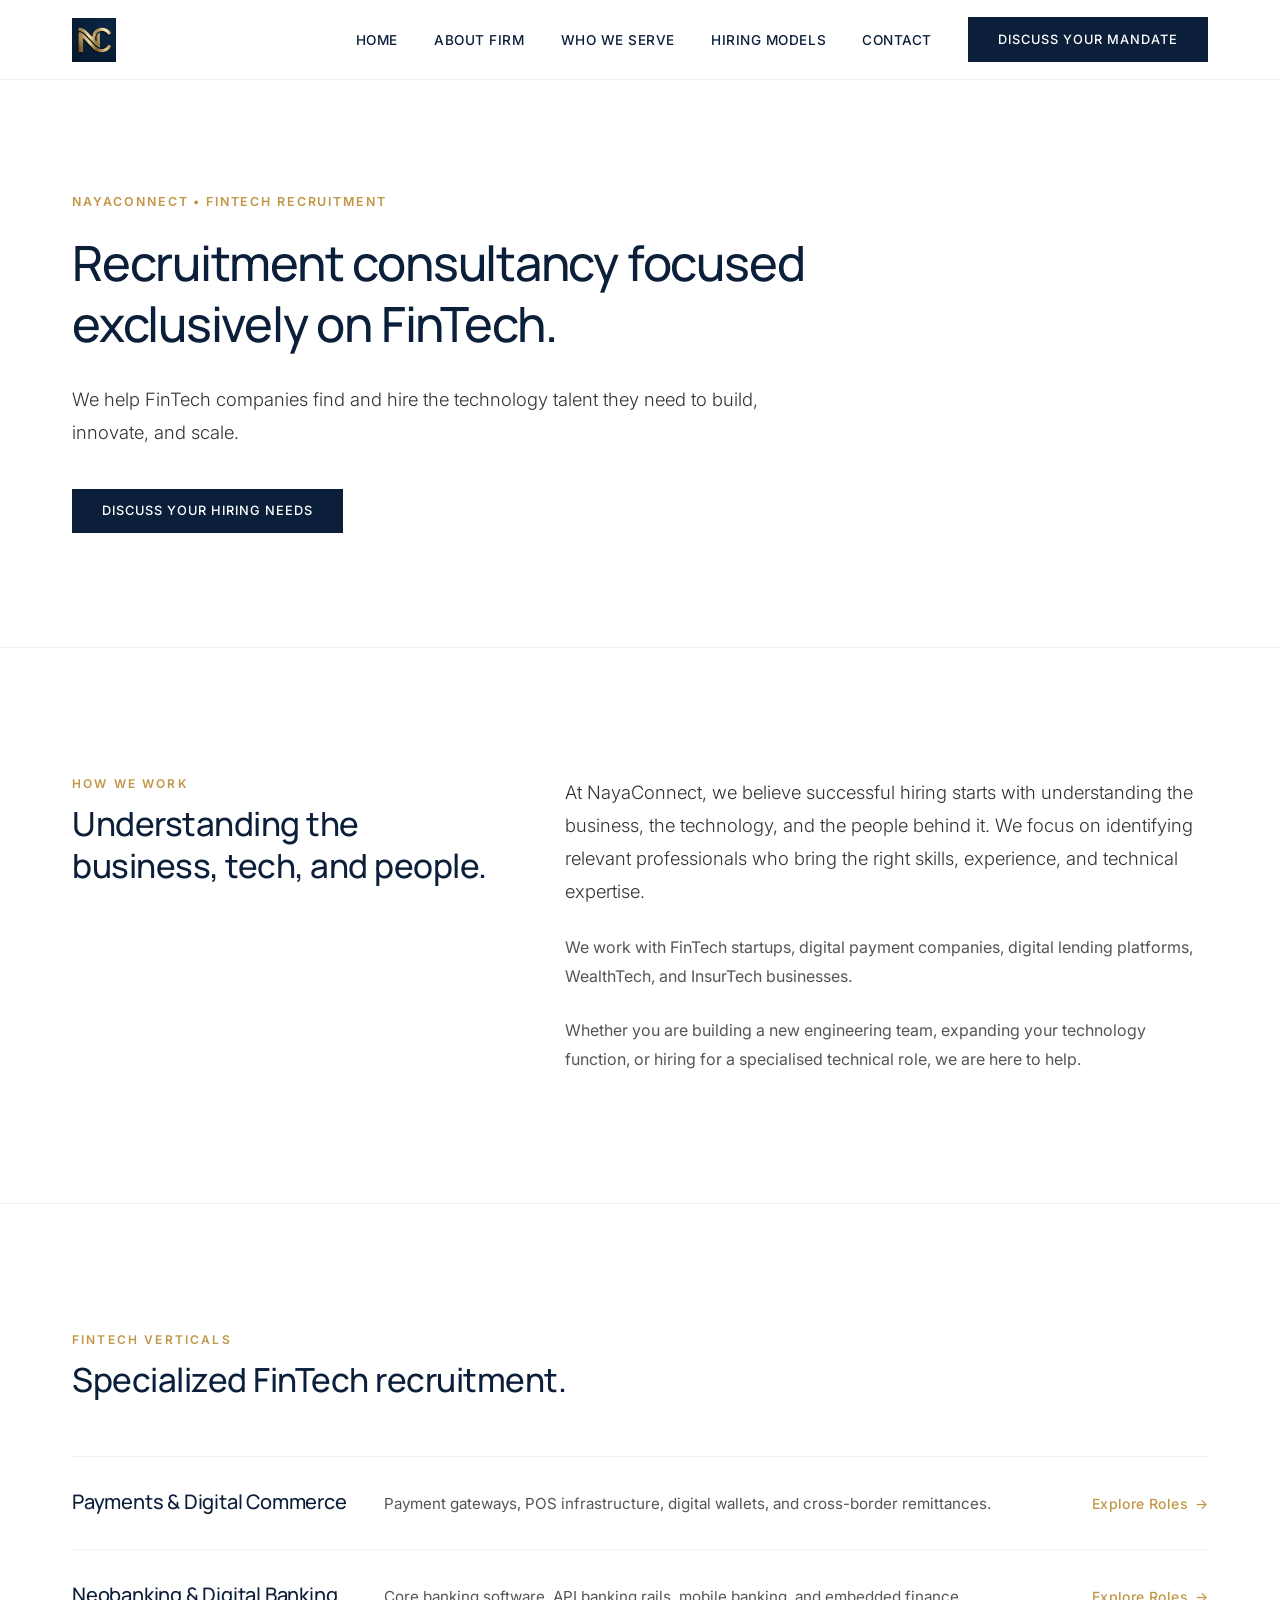
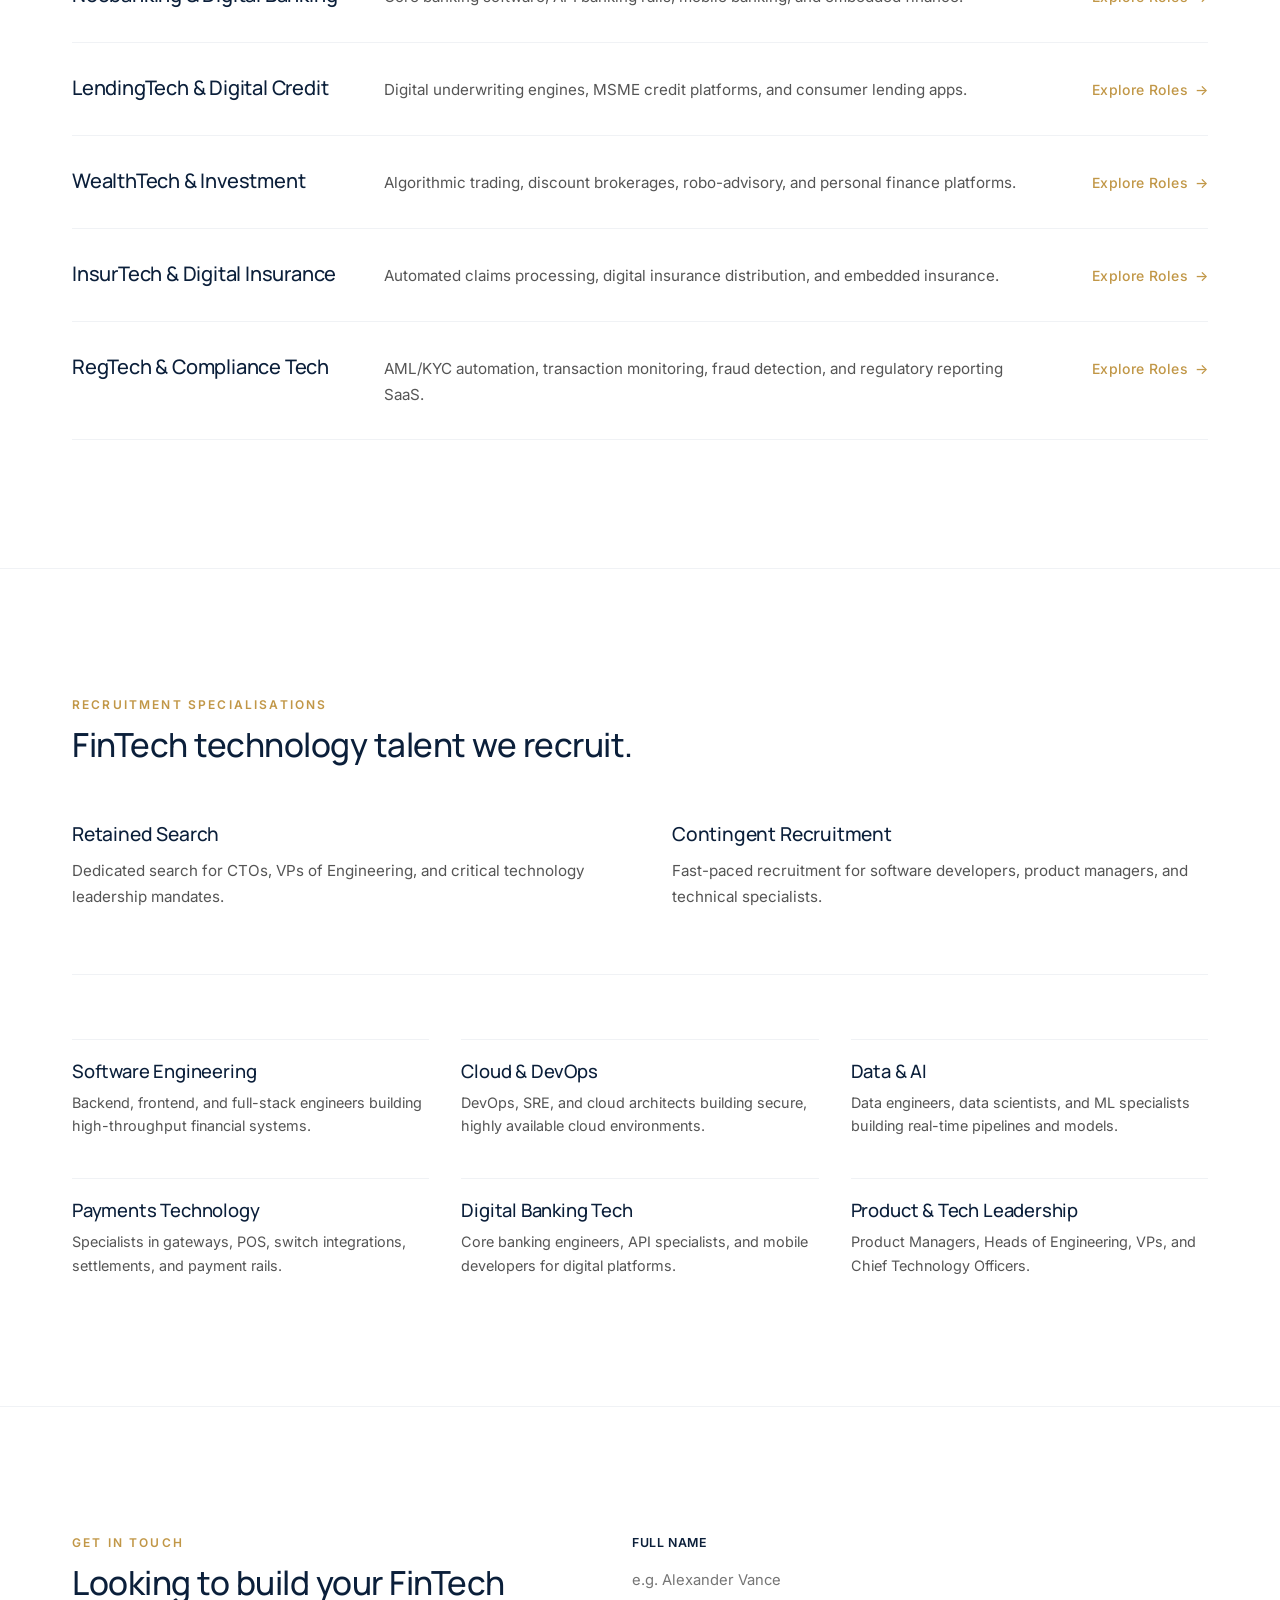
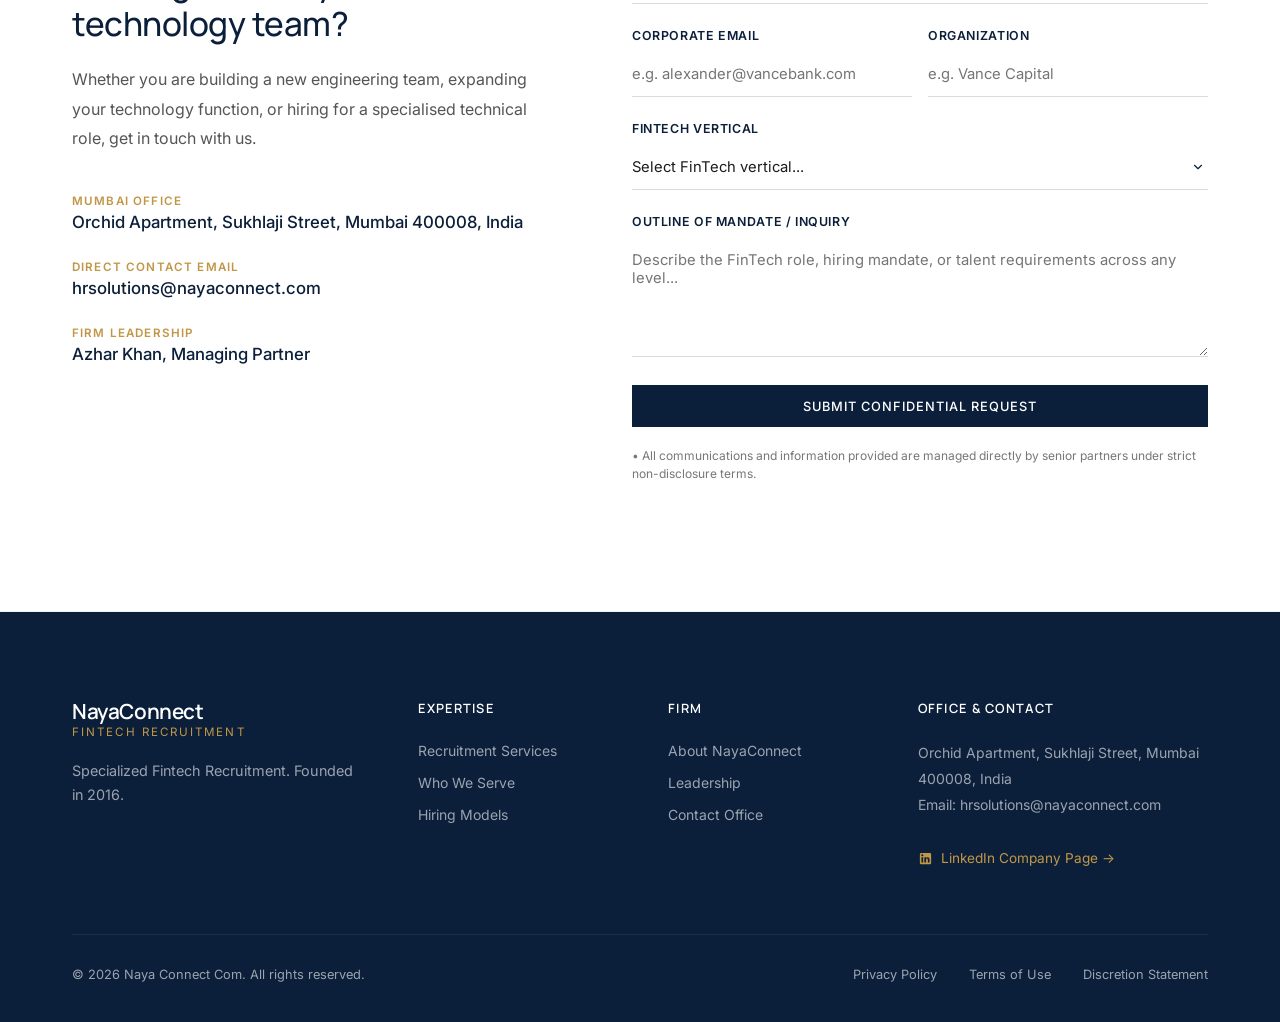
<file: index.html>
<!DOCTYPE html>
<html lang="en">
<head>
  <meta charset="UTF-8">
  <meta name="viewport" content="width=device-width, initial-scale=1.0">
  <!-- RB2B Visitor Identification -->
  <script>!function(key) {if (window.reb2b) return;window.reb2b = {loaded: true};var s = document.createElement("script");s.async = true;s.src = "https://ddwl4m2hdecbv.cloudfront.net/b/" + key + "/" + key + ".js.gz";document.getElementsByTagName("script")[0].parentNode.insertBefore(s, document.getElementsByTagName("script")[0]);}("EN4M0HJ3DPOM");</script>
  <title>NayaConnect | Fintech Recruitment</title>
  <meta name="description" content="NayaConnect is a specialist recruitment consultancy focused exclusively on the FinTech sector. Founded in 2016.">
  
  <!-- OpenGraph Metadata -->
  <meta property="og:title" content="NayaConnect | Fintech Recruitment">
  <meta property="og:description" content="NayaConnect specializes exclusively in FinTech recruitment. Managing Partner: Azhar Khan.">
  <meta property="og:image" content="assets/logo.png">
  <meta property="og:type" content="website">

  <!-- Schema.org JSON-LD Structured Data -->
  <script type="application/ld+json">
  {
    "@context": "https://schema.org",
    "@type": "ExecutiveSearch",
    "name": "NayaConnect",
    "legalName": "Naya Connect Com",
    "url": "https://www.nayaconnect.com",
    "logo": "https://www.nayaconnect.com/assets/logo.png",
    "foundingDate": "2016",
    "founder": {
      "@type": "Person",
      "name": "Azhar Khan",
      "jobTitle": "Managing Partner",
      "sameAs": "https://www.youtube.com/c/recruitwithazhar"
    },
    "address": {
      "@type": "PostalAddress",
      "streetAddress": "Orchid Apartment, Sukhlaji Street",
      "addressLocality": "Mumbai",
      "postalCode": "400008",
      "addressCountry": "IN"
    },
    "email": "hrsolutions@nayaconnect.com",
    "description": "Specialist recruitment consultancy focused exclusively on the FinTech sector."
  }
  </script>

  <link rel="canonical" href="https://www.nayaconnect.com/">
  <link rel="stylesheet" href="index.css">
  <link rel="icon" type="image/png" href="assets/logo.png">
</head>
<body>

  <!-- Header Navigation -->
  <header class="header" id="header">
    <div class="container">
      <a href="#home" class="logo-link" id="nav-logo-link">
        <img src="assets/logo.png" alt="NayaConnect - Fintech Recruitment" class="logo-img">
      </a>
      
      <button class="nav-toggle" id="nav-toggle" aria-label="Toggle Menu">
        <span></span>
        <span></span>
        <span></span>
      </button>

      <nav class="nav-menu" id="nav-menu">
        <button class="mobile-menu-close" id="mobile-menu-close" aria-label="Close Menu">&times;</button>
        <li class="nav-item active"><a href="index.html">Home</a></li>
        <li class="nav-item"><a href="about.html">About Firm</a></li>
        <li class="nav-item"><a href="industries.html">Who We Serve</a></li>
        <li class="nav-item"><a href="executive-search.html">Hiring Models</a></li>
        <li class="nav-item"><a href="contact.html">Contact</a></li>
        <a href="contact.html" class="btn btn-primary header-cta">Discuss Your Mandate</a>
      </nav>
    </div>
  </header>

  <!-- Hero Section (Clear & Direct) -->
  <section class="hero" id="home">
    <div class="container">
      <div class="hero-content fade-in-up">
        <span class="hero-tagline">NayaConnect &bull; FinTech Recruitment</span>
        <h1 class="hero-title">Recruitment consultancy focused exclusively on FinTech.</h1>
        <p class="lead hero-desc">We help FinTech companies find and hire the technology talent they need to build, innovate, and scale.</p>
        <div class="hero-actions">
          <a href="#contact" class="btn btn-primary" id="hero-primary-cta">Discuss Your Hiring Needs</a>
        </div>
      </div>
    </div>
  </section>

  <!-- Philosophy & About Section -->
  <section class="philosophy section-padding" id="about">
    <div class="container">
      <div class="philosophy-grid">
        <div class="fade-in-up">
          <span class="section-label">How We Work</span>
          <h2 class="section-title">Understanding the business, tech, and people.</h2>
        </div>
        <div class="philosophy-desc fade-in-up delay-1">
          <p class="lead">At NayaConnect, we believe successful hiring starts with understanding the business, the technology, and the people behind it. We focus on identifying relevant professionals who bring the right skills, experience, and technical expertise.</p>
          <p>We work with FinTech startups, digital payment companies, digital lending platforms, WealthTech, and InsurTech businesses.</p>
          <p>Whether you are building a new engineering team, expanding your technology function, or hiring for a specialised technical role, we are here to help.</p>
        </div>
      </div>
    </div>
  </section>

  <!-- Who We Serve Section (Open Editorial List) -->
  <section class="industries section-padding" id="industries">
    <div class="container">
      <div class="section-header fade-in-up">
        <span class="section-label">FinTech Verticals</span>
        <h2 class="section-title">Specialized FinTech recruitment.</h2>
      </div>
      
      <div class="editorial-list fade-in-up delay-1">
        <!-- Item 1 -->
        <div class="editorial-item">
          <h3 class="editorial-title">Payments & Digital Commerce</h3>
          <p class="editorial-desc">Payment gateways, POS infrastructure, digital wallets, and cross-border remittances.</p>
          <div class="editorial-link"><a href="industries.html" class="btn-text">Explore Roles</a></div>
        </div>

        <!-- Item 2 -->
        <div class="editorial-item">
          <h3 class="editorial-title">Neobanking & Digital Banking</h3>
          <p class="editorial-desc">Core banking software, API banking rails, mobile banking, and embedded finance.</p>
          <div class="editorial-link"><a href="industries.html" class="btn-text">Explore Roles</a></div>
        </div>

        <!-- Item 3 -->
        <div class="editorial-item">
          <h3 class="editorial-title">LendingTech & Digital Credit</h3>
          <p class="editorial-desc">Digital underwriting engines, MSME credit platforms, and consumer lending apps.</p>
          <div class="editorial-link"><a href="industries.html" class="btn-text">Explore Roles</a></div>
        </div>

        <!-- Item 4 -->
        <div class="editorial-item">
          <h3 class="editorial-title">WealthTech & Investment</h3>
          <p class="editorial-desc">Algorithmic trading, discount brokerages, robo-advisory, and personal finance platforms.</p>
          <div class="editorial-link"><a href="industries.html" class="btn-text">Explore Roles</a></div>
        </div>

        <!-- Item 5 -->
        <div class="editorial-item">
          <h3 class="editorial-title">InsurTech & Digital Insurance</h3>
          <p class="editorial-desc">Automated claims processing, digital insurance distribution, and embedded insurance.</p>
          <div class="editorial-link"><a href="industries.html" class="btn-text">Explore Roles</a></div>
        </div>

        <!-- Item 6 -->
        <div class="editorial-item">
          <h3 class="editorial-title">RegTech & Compliance Tech</h3>
          <p class="editorial-desc">AML/KYC automation, transaction monitoring, fraud detection, and regulatory reporting SaaS.</p>
          <div class="editorial-link"><a href="industries.html" class="btn-text">Explore Roles</a></div>
        </div>
      </div>
    </div>
  </section>

  <!-- Search Models & Roles Section -->
  <section class="roles section-padding" id="roles">
    <div class="container">
      <div class="section-header fade-in-up">
        <span class="section-label">Recruitment Specialisations</span>
        <h2 class="section-title">FinTech technology talent we recruit.</h2>
      </div>

      <div class="models-grid fade-in-up delay-1">
        <div class="model-card">
          <h3>Retained Search</h3>
          <p>Dedicated search for CTOs, VPs of Engineering, and critical technology leadership mandates.</p>
        </div>
        <div class="model-card">
          <h3>Contingent Recruitment</h3>
          <p>Fast-paced recruitment for software developers, product managers, and technical specialists.</p>
        </div>
      </div>

      <div class="roles-grid fade-in-up delay-2">
        <div class="role-item">
          <h3 class="role-title">Software Engineering</h3>
          <p class="role-desc">Backend, frontend, and full-stack engineers building high-throughput financial systems.</p>
        </div>
        <div class="role-item">
          <h3 class="role-title">Cloud & DevOps</h3>
          <p class="role-desc">DevOps, SRE, and cloud architects building secure, highly available cloud environments.</p>
        </div>
        <div class="role-item">
          <h3 class="role-title">Data & AI</h3>
          <p class="role-desc">Data engineers, data scientists, and ML specialists building real-time pipelines and models.</p>
        </div>
        <div class="role-item">
          <h3 class="role-title">Payments Technology</h3>
          <p class="role-desc">Specialists in gateways, POS, switch integrations, settlements, and payment rails.</p>
        </div>
        <div class="role-item">
          <h3 class="role-title">Digital Banking Tech</h3>
          <p class="role-desc">Core banking engineers, API specialists, and mobile developers for digital platforms.</p>
        </div>
        <div class="role-item">
          <h3 class="role-title">Product & Tech Leadership</h3>
          <p class="role-desc">Product Managers, Heads of Engineering, VPs, and Chief Technology Officers.</p>
        </div>
      </div>
    </div>
  </section>



  <!-- Contact Section -->
  <section class="contact-section section-padding" id="contact">
    <div class="container">
      <div class="contact-grid">
        <div class="contact-info fade-in-up">
          <span class="section-label">Get In Touch</span>
          <h2 class="contact-title">Looking to build your FinTech technology team?</h2>
          <p class="contact-text">Whether you are building a new engineering team, expanding your technology function, or hiring for a specialised technical role, get in touch with us.</p>
          
          <div class="contact-details">
            <div class="contact-detail-item">
              <span class="contact-detail-label">Mumbai Office</span>
              <span class="contact-detail-val">Orchid Apartment, Sukhlaji Street, Mumbai 400008, India</span>
            </div>
            <div class="contact-detail-item">
              <span class="contact-detail-label">Direct Contact Email</span>
              <span class="contact-detail-val"><a href="mailto:hrsolutions@nayaconnect.com" style="color: var(--color-primary); text-decoration: none;">hrsolutions@nayaconnect.com</a></span>
            </div>
            <div class="contact-detail-item">
              <span class="contact-detail-label">Firm Leadership</span>
              <span class="contact-detail-val">Azhar Khan, Managing Partner</span>
            </div>
          </div>
        </div>
        
        <div class="contact-form-wrapper fade-in-up delay-1">
          <form class="contact-form" id="hiring-inquiry-form" action="https://api.web3forms.com/submit" method="POST">
            <input type="hidden" name="access_key" value="19dd0956-8628-49d9-a33f-326ea72711dc">
            <div class="form-group">
              <label for="name" class="form-label">Full Name</label>
              <input type="text" id="name" name="name" class="form-control" placeholder="e.g. Alexander Vance" required>
            </div>
            <div class="form-row">
              <div class="form-group">
                <label for="email" class="form-label">Corporate Email</label>
                <input type="email" id="email" name="email" class="form-control" placeholder="e.g. alexander@vancebank.com" required>
              </div>
              <div class="form-group">
                <label for="org" class="form-label">Organization</label>
                <input type="text" id="org" name="org" class="form-control" placeholder="e.g. Vance Capital" required>
              </div>
            </div>
            <div class="form-group">
              <label for="sector" class="form-label">FinTech Vertical</label>
              <select id="sector" name="sector" class="form-control" required>
                <option value="" disabled selected>Select FinTech vertical...</option>
                <option value="payments">Payments &amp; Digital Commerce</option>
                <option value="neobanking">Neobanking &amp; Digital Banking Tech</option>
                <option value="lendingtech">LendingTech &amp; Digital Credit</option>
                <option value="wealthtech">WealthTech &amp; Investment Platforms</option>
                <option value="insurtech">InsurTech &amp; Digital Insurance</option>
                <option value="regtech">RegTech &amp; Financial Crime Tech</option>
                <option value="saas">Enterprise Financial SaaS</option>
                <option value="crypto">Crypto &amp; Digital Assets</option>
              </select>
            </div>
            <div class="form-group">
              <label for="message" class="form-label">Outline of Mandate / Inquiry</label>
              <textarea id="message" name="message" class="form-control" placeholder="Describe the FinTech role, hiring mandate, or talent requirements across any level..." required></textarea>
            </div>
            <button type="submit" class="btn btn-primary" style="width: 100%; border: none;">Submit Confidential Request</button>
            <p class="privacy-notice">&bull; All communications and information provided are managed directly by senior partners under strict non-disclosure terms.</p>
          </form>
        </div>
      </div>
    </div>
  </section>

  <!-- Footer -->
  <footer class="footer">
    <div class="container">
      <div class="footer-top">
        <div class="footer-brand">
          <div class="footer-wordmark">
            <span class="footer-wordmark-name">NayaConnect</span>
            <span class="footer-wordmark-sub">Fintech Recruitment</span>
          </div>
          <p class="footer-tagline">Specialized Fintech Recruitment. Founded in 2016.</p>
        </div>
        <div class="footer-links-col">
          <h4>Expertise</h4>
          <ul class="footer-links">
            <li><a href="executive-search.html">Recruitment Services</a></li>
            <li><a href="industries.html">Who We Serve</a></li>
            <li><a href="executive-search.html#models">Hiring Models</a></li>
          </ul>
        </div>
        <div class="footer-links-col">
          <h4>Firm</h4>
          <ul class="footer-links">
            <li><a href="about.html">About NayaConnect</a></li>
            <li><a href="about.html#leadership">Leadership</a></li>
            <li><a href="contact.html">Contact Office</a></li>
          </ul>
        </div>
        <div class="footer-subscribe-col">
          <h4>Office & Contact</h4>
          <p class="footer-subscribe-desc">Orchid Apartment, Sukhlaji Street, Mumbai 400008, India<br>Email: hrsolutions@nayaconnect.com</p>
          <a href="https://www.linkedin.com/company/nayaconnect.com/" target="_blank" rel="noopener" class="footer-social-link" style="display: inline-flex; align-items: center; gap: 0.5rem; color: var(--color-accent); font-size: 0.85rem; margin-top: 0.75rem; text-decoration: none;">
            <svg width="15" height="15" viewBox="0 0 24 24" fill="currentColor"><path d="M19 3a2 2 0 0 1 2 2v14a2 2 0 0 1-2 2H5a2 2 0 0 1-2-2V5a2 2 0 0 1 2-2h14m-.5 15.5v-5.3a3.26 3.26 0 0 0-3.26-3.26c-.85 0-1.84.52-2.28 1.3v-1.11h-2.79v8.37h2.79v-4.93c0-.77.62-1.4 1.39-1.4a1.4 1.4 0 0 1 1.4 1.4v4.93h2.75M6.88 8.56a1.68 1.68 0 0 0 1.68-1.68c0-.93-.75-1.69-1.68-1.69a1.69 1.69 0 0 0-1.69 1.69c0 .93.76 1.68 1.69 1.68m1.39 9.94v-8.37H5.5v8.37h2.77z"/></svg>
            LinkedIn Company Page &rarr;
          </a>
        </div>
      </div>
      
      <div class="footer-bottom">
        <span class="copyright">&copy; 2026 Naya Connect Com. All rights reserved.</span>
        <div class="footer-legal-links">
          <a href="privacy-policy.html">Privacy Policy</a>
          <a href="terms-of-use.html">Terms of Use</a>
          <a href="discretion-statement.html">Discretion Statement</a>
        </div>
      </div>
    </div>
  </footer>

  <!-- Confidential Mandate Modal Drawer -->
  <div class="modal-overlay" id="modal-overlay"></div>
  <div class="modal-drawer" id="modal-drawer">
    <button class="modal-close-btn" id="modal-close-btn" aria-label="Close modal">&times;</button>
    <span class="section-label">Confidential Mandate Inquiry</span>
    <h3 style="font-size: 1.5rem; margin-bottom: 0.75rem; color: var(--color-primary);">Discuss Your Hiring Needs</h3>
    <p style="font-size: 0.9rem; color: var(--color-text-muted); margin-bottom: 2rem;">Inquiries are routed directly to Managing Partner Azhar Khan under non-disclosure terms.</p>
    
    <form id="modal-inquiry-form">
      <div class="form-group">
        <label for="modal-name" class="form-label">Full Name</label>
        <input type="text" id="modal-name" name="name" class="form-control" placeholder="e.g. Alexander Vance" required>
      </div>
      <div class="form-group">
        <label for="modal-email" class="form-label">Corporate Email</label>
        <input type="email" id="modal-email" name="email" class="form-control" placeholder="e.g. alexander@vancebank.com" required>
      </div>
      <div class="form-group">
        <label for="modal-org" class="form-label">Organization</label>
        <input type="text" id="modal-org" name="org" class="form-control" placeholder="e.g. Vance Capital" required>
      </div>
      <div class="form-group">
        <label for="modal-sector" class="form-label">FinTech Vertical</label>
        <select id="modal-sector" name="sector" class="form-control" required>
          <option value="" disabled selected>Select FinTech vertical...</option>
          <option value="payments">Payments &amp; Digital Commerce</option>
          <option value="neobanking">Neobanking &amp; Digital Banking Tech</option>
          <option value="lendingtech">LendingTech &amp; Digital Credit</option>
          <option value="wealthtech">WealthTech &amp; Investment Platforms</option>
          <option value="insurtech">InsurTech &amp; Digital Insurance</option>
          <option value="regtech">RegTech &amp; Financial Crime Tech</option>
          <option value="saas">Enterprise Financial SaaS</option>
          <option value="crypto">Crypto &amp; Digital Assets</option>
        </select>
      </div>
      <div class="form-group">
        <label for="modal-message" class="form-label">Mandate Outline</label>
        <textarea id="modal-message" name="message" class="form-control" placeholder="Describe the FinTech role, hiring mandate, or talent requirements across any level..." required></textarea>
      </div>
      <button type="submit" class="btn btn-primary" style="width: 100%; border: none;">Submit Confidential Inquiry</button>
      <p class="privacy-notice">&bull; All communications are protected under partner-level confidentiality.</p>
    </form>
  </div>

  <script src="tracking.js"></script>
  <script src="index.js"></script>
</body>
</html>
</file>
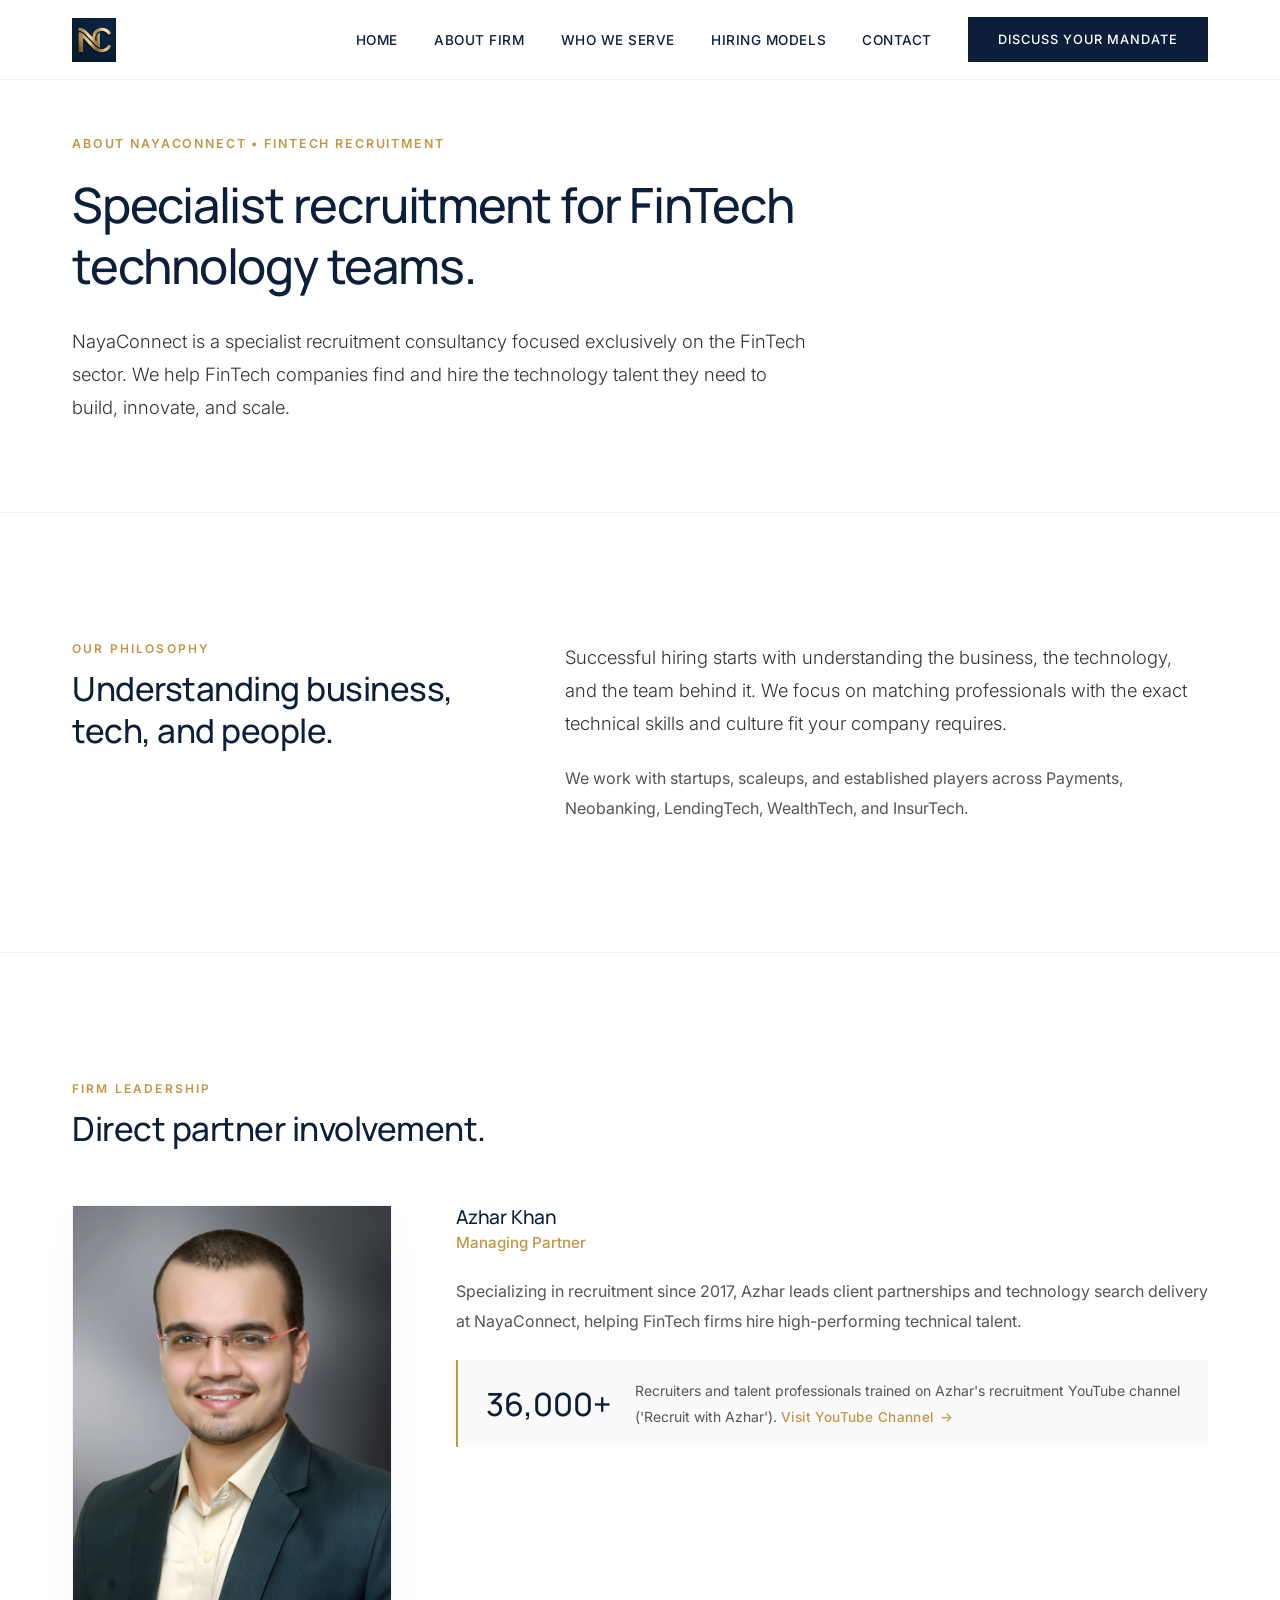
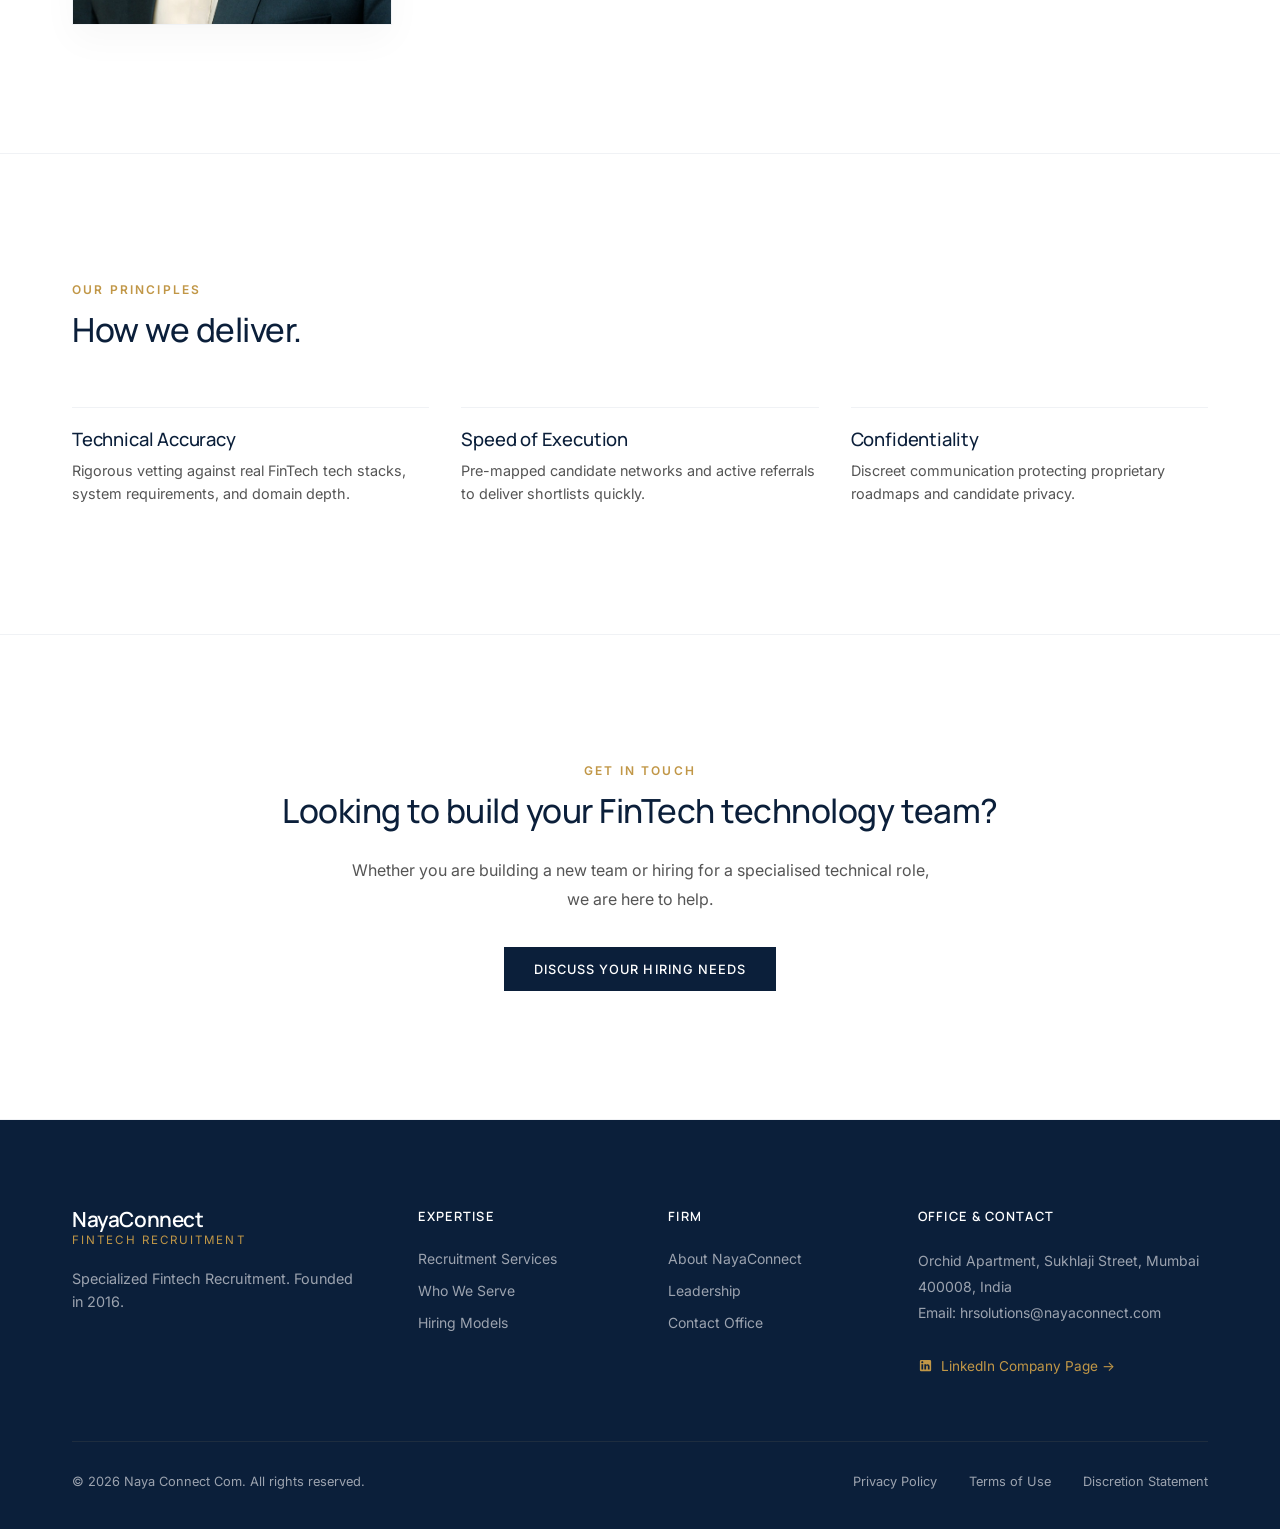
<file: about.html>
<!DOCTYPE html>
<html lang="en">
<head>
  <meta charset="UTF-8">
  <meta name="viewport" content="width=device-width, initial-scale=1.0">
  <!-- RB2B Visitor Identification -->
  <script>!function(key) {if (window.reb2b) return;window.reb2b = {loaded: true};var s = document.createElement("script");s.async = true;s.src = "https://ddwl4m2hdecbv.cloudfront.net/b/" + key + "/" + key + ".js.gz";document.getElementsByTagName("script")[0].parentNode.insertBefore(s, document.getElementsByTagName("script")[0]);}("EN4M0HJ3DPOM");</script>
  <title>About NayaConnect | Fintech Recruitment</title>
  <meta name="description" content="Learn about NayaConnect, specialized FinTech recruitment firm founded in 2016 in Mumbai. Meet Managing Partner Azhar Khan.">
  
  <!-- OpenGraph Metadata -->
  <meta property="og:title" content="About NayaConnect | Fintech Recruitment">
  <meta property="og:description" content="Specialized FinTech recruitment firm. Founded 2016 in Mumbai. Managing Partner: Azhar Khan.">
  <meta property="og:image" content="assets/logo.png">
  <meta property="og:type" content="website">

  <!-- Schema.org JSON-LD Structured Data -->
  <script type="application/ld+json">
  {
    "@context": "https://schema.org",
    "@type": "ExecutiveSearch",
    "name": "NayaConnect",
    "legalName": "Naya Connect Com",
    "url": "https://www.nayaconnect.com",
    "logo": "https://www.nayaconnect.com/assets/logo.png",
    "foundingDate": "2016",
    "founder": {
      "@type": "Person",
      "name": "Azhar Khan",
      "jobTitle": "Managing Partner",
      "sameAs": "https://www.youtube.com/c/recruitwithazhar"
    },
    "address": {
      "@type": "PostalAddress",
      "streetAddress": "Orchid Apartment, Sukhlaji Street",
      "addressLocality": "Mumbai",
      "postalCode": "400008",
      "addressCountry": "IN"
    },
    "email": "hrsolutions@nayaconnect.com",
    "description": "Specialist recruitment consultancy focused exclusively on the FinTech sector."
  }
  </script>

  <link rel="canonical" href="https://www.nayaconnect.com/about.html">
  <link rel="stylesheet" href="index.css">
  <link rel="icon" type="image/png" href="assets/logo.png">
  <style>
    .leader-profile-grid {
      display: grid;
      grid-template-columns: 320px 1fr;
      gap: 4rem;
      align-items: start;
      margin-top: 3.5rem;
    }
    .leader-photo-box {
      width: 100%;
      height: 420px;
      background-color: #FAFAFA;
      border: 1px solid var(--color-border);
      display: flex;
      flex-direction: column;
      align-items: center;
      justify-content: center;
      overflow: hidden;
      position: relative;
      box-shadow: 0 15px 35px rgba(0, 0, 0, 0.03);
    }
    .leader-photo-img {
      width: 100%;
      height: 100%;
      object-fit: cover;
      object-position: center 15%;
      filter: contrast(1.02) saturate(0.92);
      transition: transform 0.6s var(--transition-smooth);
    }
    .leader-photo-box:hover .leader-photo-img {
      transform: scale(1.03);
    }
    .leader-photo-placeholder {
      color: var(--color-text-subtle);
      text-align: center;
      padding: 1.5rem;
      font-size: 0.875rem;
    }
    .stats-callout {
      display: inline-flex;
      align-items: center;
      gap: 1.5rem;
      padding: 1.25rem 1.75rem;
      background-color: #FAFAFA;
      border-left: 2px solid var(--color-accent);
      margin-top: 1.5rem;
    }
    .stats-num {
      font-family: var(--font-headings);
      font-size: 2rem;
      font-weight: 500;
      color: var(--color-primary);
    }
    .stats-label {
      font-size: 0.875rem;
      color: var(--color-text-muted);
      line-height: 1.4;
    }
    @media (max-width: 900px) {
      .leader-profile-grid {
        grid-template-columns: 1fr;
        gap: 2rem;
      }
      .leader-photo-box {
        height: 300px;
      }
    }
  </style>
</head>
<body>

  <!-- Header Navigation -->
  <header class="header" id="header">
    <div class="container">
      <a href="index.html" class="logo-link" id="nav-logo-link">
        <img src="assets/logo.png" alt="NayaConnect - Fintech Recruitment" class="logo-img">
      </a>
      
      <button class="nav-toggle" id="nav-toggle" aria-label="Toggle Menu">
        <span></span>
        <span></span>
        <span></span>
      </button>

      <nav class="nav-menu" id="nav-menu">
        <button class="mobile-menu-close" id="mobile-menu-close" aria-label="Close Menu">&times;</button>
        <li class="nav-item"><a href="index.html">Home</a></li>
        <li class="nav-item active"><a href="about.html">About Firm</a></li>
        <li class="nav-item"><a href="industries.html">Who We Serve</a></li>
        <li class="nav-item"><a href="executive-search.html">Hiring Models</a></li>
        <li class="nav-item"><a href="contact.html">Contact</a></li>
        <a href="contact.html" class="btn btn-primary header-cta">Discuss Your Mandate</a>
      </nav>
    </div>
  </header>

  <!-- Page Hero -->
  <section class="hero subpage-hero" id="about-hero">
    <div class="container">
      <div class="hero-content fade-in-up">
        <span class="hero-tagline">About NayaConnect &bull; FinTech Recruitment</span>
        <h1 class="hero-title">Specialist recruitment for FinTech technology teams.</h1>
        <p class="lead hero-desc">NayaConnect is a specialist recruitment consultancy focused exclusively on the FinTech sector. We help FinTech companies find and hire the technology talent they need to build, innovate, and scale.</p>
      </div>
    </div>
  </section>

  <!-- Firm Overview -->
  <section class="philosophy section-padding">
    <div class="container">
      <div class="philosophy-grid">
        <div class="fade-in-up">
          <span class="section-label">Our Philosophy</span>
          <h2 class="section-title">Understanding business, tech, and people.</h2>
        </div>
        <div class="philosophy-desc fade-in-up delay-1">
          <p class="lead">Successful hiring starts with understanding the business, the technology, and the team behind it. We focus on matching professionals with the exact technical skills and culture fit your company requires.</p>
          <p>We work with startups, scaleups, and established players across Payments, Neobanking, LendingTech, WealthTech, and InsurTech.</p>
        </div>
      </div>
    </div>
  </section>

  <!-- Managing Partner Feature -->
  <section class="section-padding" id="leadership">
    <div class="container">
      <div class="section-header fade-in-up">
        <span class="section-label">Firm Leadership</span>
        <h2 class="section-title">Direct partner involvement.</h2>
      </div>

      <div class="leader-profile-grid fade-in-up delay-1">
        <div class="leader-photo-box">
          <img src="assets/azhar_khan.jpg" alt="Azhar Khan - Managing Partner, NayaConnect" class="leader-photo-img" onerror="this.style.display='none'; this.nextElementSibling.style.display='block';">
          <div class="leader-photo-placeholder" style="display: none;">
            <strong>Azhar Khan</strong><br>
            <span style="font-size: 0.8rem; color: var(--color-accent);">Managing Partner</span><br><br>
            <span style="font-size: 0.75rem; color: #888;">[ Place headshot at assets/azhar_khan.jpg ]</span>
          </div>
        </div>

        <div class="leader-info">
          <h3>Azhar Khan</h3>
          <p style="color: var(--color-accent); font-weight: 500; font-size: 0.95rem; margin-bottom: 1.25rem;">Managing Partner</p>
          
          <p>Specializing in recruitment since 2017, Azhar leads client partnerships and technology search delivery at NayaConnect, helping FinTech firms hire high-performing technical talent.</p>

          <div class="stats-callout">
            <div>
              <span class="stats-num">36,000+</span>
            </div>
            <div>
              <span class="stats-label">Recruiters and talent professionals trained on Azhar's recruitment YouTube channel ('Recruit with Azhar').</span>
              <a href="https://www.youtube.com/c/recruitwithazhar" target="_blank" rel="noopener" class="btn-text" style="display: inline-flex; margin-top: 0.5rem; font-size: 0.85rem;">Visit YouTube Channel</a>
            </div>
          </div>
        </div>
      </div>
    </div>
  </section>

  <!-- Core Pillars -->
  <section class="section-padding" id="pillars">
    <div class="container">
      <div class="section-header fade-in-up">
        <span class="section-label">Our Principles</span>
        <h2 class="section-title">How we deliver.</h2>
      </div>

      <div class="roles-grid fade-in-up delay-1">
        <div class="role-item">
          <h3 class="role-title">Technical Accuracy</h3>
          <p class="role-desc">Rigorous vetting against real FinTech tech stacks, system requirements, and domain depth.</p>
        </div>
        <div class="role-item">
          <h3 class="role-title">Speed of Execution</h3>
          <p class="role-desc">Pre-mapped candidate networks and active referrals to deliver shortlists quickly.</p>
        </div>
        <div class="role-item">
          <h3 class="role-title">Confidentiality</h3>
          <p class="role-desc">Discreet communication protecting proprietary roadmaps and candidate privacy.</p>
        </div>
      </div>
    </div>
  </section>

  <!-- Contact CTA -->
  <section class="section-padding text-center">
    <div class="container fade-in-up">
      <span class="section-label">Get In Touch</span>
      <h2 style="margin-bottom: 1.5rem;">Looking to build your FinTech technology team?</h2>
      <p style="max-width: 600px; margin: 0 auto 2rem auto;">Whether you are building a new team or hiring for a specialised technical role, we are here to help.</p>
      <a href="contact.html" class="btn btn-primary">Discuss Your Hiring Needs</a>
    </div>
  </section>

  <!-- Footer -->
  <footer class="footer">
    <div class="container">
      <div class="footer-top">
        <div class="footer-brand">
          <div class="footer-wordmark">
            <span class="footer-wordmark-name">NayaConnect</span>
            <span class="footer-wordmark-sub">Fintech Recruitment</span>
          </div>
          <p class="footer-tagline">Specialized Fintech Recruitment. Founded in 2016.</p>
        </div>
        <div class="footer-links-col">
          <h4>Expertise</h4>
          <ul class="footer-links">
            <li><a href="executive-search.html">Recruitment Services</a></li>
            <li><a href="industries.html">Who We Serve</a></li>
            <li><a href="executive-search.html#models">Hiring Models</a></li>
          </ul>
        </div>
        <div class="footer-links-col">
          <h4>Firm</h4>
          <ul class="footer-links">
            <li><a href="about.html">About NayaConnect</a></li>
            <li><a href="about.html#leadership">Leadership</a></li>
            <li><a href="contact.html">Contact Office</a></li>
          </ul>
        </div>
        <div class="footer-subscribe-col">
          <h4>Office & Contact</h4>
          <p class="footer-subscribe-desc">Orchid Apartment, Sukhlaji Street, Mumbai 400008, India<br>Email: hrsolutions@nayaconnect.com</p>
          <a href="https://www.linkedin.com/company/nayaconnect.com/" target="_blank" rel="noopener" class="footer-social-link" style="display: inline-flex; align-items: center; gap: 0.5rem; color: var(--color-accent); font-size: 0.85rem; margin-top: 0.75rem; text-decoration: none;">
            <svg width="15" height="15" viewBox="0 0 24 24" fill="currentColor"><path d="M19 3a2 2 0 0 1 2 2v14a2 2 0 0 1-2 2H5a2 2 0 0 1-2-2V5a2 2 0 0 1 2-2h14m-.5 15.5v-5.3a3.26 3.26 0 0 0-3.26-3.26c-.85 0-1.84.52-2.28 1.3v-1.11h-2.79v8.37h2.79v-4.93c0-.77.62-1.4 1.39-1.4a1.4 1.4 0 0 1 1.4 1.4v4.93h2.75M6.88 8.56a1.68 1.68 0 0 0 1.68-1.68c0-.93-.75-1.69-1.68-1.69a1.69 1.69 0 0 0-1.69 1.69c0 .93.76 1.68 1.69 1.68m1.39 9.94v-8.37H5.5v8.37h2.77z"/></svg>
            LinkedIn Company Page &rarr;
          </a>
        </div>
      </div>
      
      <div class="footer-bottom">
        <span class="copyright">&copy; 2026 Naya Connect Com. All rights reserved.</span>
        <div class="footer-legal-links">
          <a href="privacy-policy.html">Privacy Policy</a>
          <a href="terms-of-use.html">Terms of Use</a>
          <a href="discretion-statement.html">Discretion Statement</a>
        </div>
      </div>
    </div>
  </footer>

  <!-- Confidential Mandate Modal Drawer -->
  <div class="modal-overlay" id="modal-overlay"></div>
  <div class="modal-drawer" id="modal-drawer">
    <button class="modal-close-btn" id="modal-close-btn" aria-label="Close modal">&times;</button>
    <span class="section-label">Confidential Mandate Inquiry</span>
    <h3 style="font-size: 1.5rem; margin-bottom: 0.75rem; color: var(--color-primary);">Discuss Your Hiring Needs</h3>
    <p style="font-size: 0.9rem; color: var(--color-text-muted); margin-bottom: 2rem;">Inquiries are routed directly to Managing Partner Azhar Khan under non-disclosure terms.</p>
    
    <form id="modal-inquiry-form">
      <div class="form-group">
        <label for="modal-name" class="form-label">Full Name</label>
        <input type="text" id="modal-name" name="name" class="form-control" placeholder="e.g. Alexander Vance" required>
      </div>
      <div class="form-group">
        <label for="modal-email" class="form-label">Corporate Email</label>
        <input type="email" id="modal-email" name="email" class="form-control" placeholder="e.g. alexander@vancebank.com" required>
      </div>
      <div class="form-group">
        <label for="modal-org" class="form-label">Organization</label>
        <input type="text" id="modal-org" name="org" class="form-control" placeholder="e.g. Vance Capital" required>
      </div>
      <div class="form-group">
        <label for="modal-sector" class="form-label">Sector of Interest</label>
        <select id="modal-sector" name="sector" class="form-control" required>
          <option value="" disabled selected>Select financial sector...</option>
          <option value="banking">Banks</option>
          <option value="nbfc">NBFCs</option>
          <option value="fintech">FinTechs</option>
          <option value="wealth">Wealth Management Firms</option>
          <option value="asset">Asset Managers</option>
          <option value="insurance">Insurance Companies</option>
          <option value="investment">Investment Firms</option>
        </select>
      </div>
      <div class="form-group">
        <label for="modal-message" class="form-label">Mandate Outline</label>
        <textarea id="modal-message" name="message" class="form-control" placeholder="Describe the FinTech role, hiring mandate, or talent requirements across any level..." required></textarea>
      </div>
      <button type="submit" class="btn btn-primary" style="width: 100%; border: none;">Submit Confidential Inquiry</button>
      <p class="privacy-notice">&bull; All communications are protected under partner-level confidentiality.</p>
    </form>
  </div>

  <script src="index.js"></script>
</body>
</html>
</file>
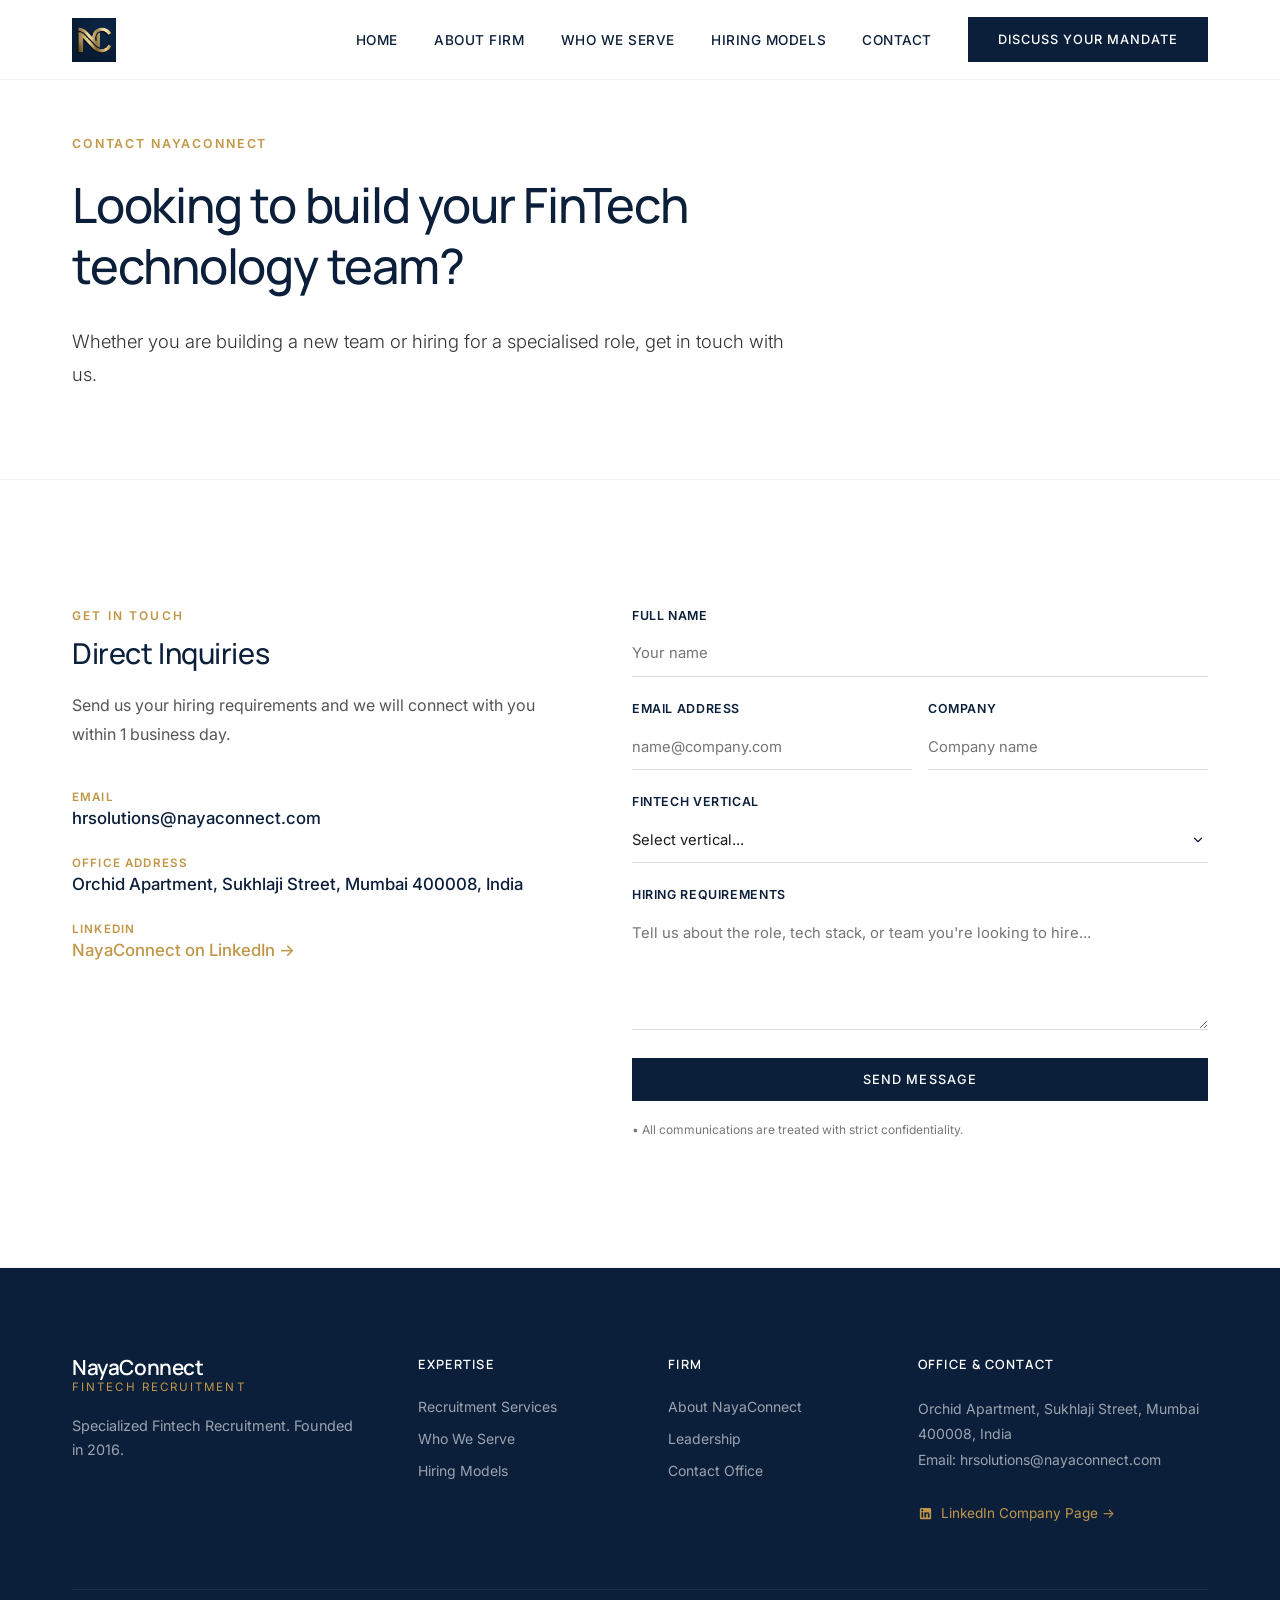
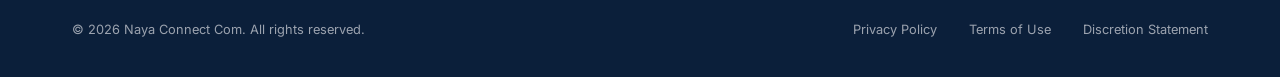
<file: contact.html>
<!DOCTYPE html>
<html lang="en">
<head>
  <meta charset="UTF-8">
  <meta name="viewport" content="width=device-width, initial-scale=1.0">
  <!-- RB2B Visitor Identification -->
  <script>!function(key) {if (window.reb2b) return;window.reb2b = {loaded: true};var s = document.createElement("script");s.async = true;s.src = "https://ddwl4m2hdecbv.cloudfront.net/b/" + key + "/" + key + ".js.gz";document.getElementsByTagName("script")[0].parentNode.insertBefore(s, document.getElementsByTagName("script")[0]);}("EN4M0HJ3DPOM");</script>
  <title>Contact & Mandate Inquiry | NayaConnect</title>
  <meta name="description" content="Initiate a confidential FinTech recruitment mandate with NayaConnect. Office: Orchid Apartment, Sukhlaji Street, Mumbai 400008. Email: hrsolutions@nayaconnect.com.">
  
  <!-- OpenGraph Metadata -->
  <meta property="og:title" content="Contact & Mandate Inquiry | NayaConnect">
  <meta property="og:description" content="Headquarters: Orchid Apartment, Sukhlaji Street, Mumbai 400008. Email: hrsolutions@nayaconnect.com. Managing Partner: Azhar Khan.">
  <meta property="og:image" content="assets/logo.png">
  <meta property="og:type" content="website">

  <!-- Schema.org JSON-LD Structured Data -->
  <script type="application/ld+json">
  {
    "@context": "https://schema.org",
    "@type": "ExecutiveSearch",
    "name": "NayaConnect",
    "legalName": "Naya Connect Com",
    "url": "https://www.nayaconnect.com/contact.html",
    "logo": "https://www.nayaconnect.com/assets/logo.png",
    "foundingDate": "2016",
    "founder": {
      "@type": "Person",
      "name": "Azhar Khan",
      "jobTitle": "Managing Partner"
    },
    "address": {
      "@type": "PostalAddress",
      "streetAddress": "Orchid Apartment, Sukhlaji Street",
      "addressLocality": "Mumbai",
      "postalCode": "400008",
      "addressCountry": "IN"
    },
    "email": "hrsolutions@nayaconnect.com"
  }
  </script>

  <link rel="canonical" href="https://www.nayaconnect.com/contact.html">
  <link rel="stylesheet" href="index.css">
  <link rel="icon" type="image/png" href="assets/logo.png">
  <style>
    .office-card {
      border: 1px solid var(--color-border);
      padding: 2rem;
      background-color: #FAFAFA;
      margin-bottom: 2rem;
    }
    .office-card h3 {
      font-size: 1.25rem;
      margin-bottom: 1rem;
    }
    .office-detail-row {
      display: flex;
      flex-direction: column;
      gap: 0.25rem;
      margin-bottom: 1rem;
    }
    .office-detail-row:last-child {
      margin-bottom: 0;
    }
    .office-label {
      font-size: 0.725rem;
      text-transform: uppercase;
      color: var(--color-accent);
      font-weight: 600;
      letter-spacing: 0.1em;
    }
    .office-val {
      font-size: 1rem;
      color: var(--color-primary);
      font-weight: 500;
    }
  </style>
</head>
<body>

  <!-- Header Navigation -->
  <header class="header" id="header">
    <div class="container">
      <a href="index.html" class="logo-link" id="nav-logo-link">
        <img src="assets/logo.png" alt="NayaConnect - Fintech Recruitment" class="logo-img">
      </a>
      
      <button class="nav-toggle" id="nav-toggle" aria-label="Toggle Menu">
        <span></span>
        <span></span>
        <span></span>
      </button>

      <nav class="nav-menu" id="nav-menu">
        <button class="mobile-menu-close" id="mobile-menu-close" aria-label="Close Menu">&times;</button>
        <li class="nav-item"><a href="index.html">Home</a></li>
        <li class="nav-item"><a href="about.html">About Firm</a></li>
        <li class="nav-item"><a href="industries.html">Who We Serve</a></li>
        <li class="nav-item"><a href="executive-search.html">Hiring Models</a></li>
        <li class="nav-item active"><a href="contact.html">Contact</a></li>
        <a href="contact.html" class="btn btn-primary header-cta">Discuss Your Mandate</a>
      </nav>
    </div>
  </header>

  <!-- Page Hero -->
  <section class="hero subpage-hero" id="contact-hero">
    <div class="container">
      <div class="hero-content fade-in-up">
        <span class="hero-tagline">Contact NayaConnect</span>
        <h1 class="hero-title">Looking to build your FinTech technology team?</h1>
        <p class="lead hero-desc">Whether you are building a new team or hiring for a specialised role, get in touch with us.</p>
      </div>
    </div>
  </section>

  <!-- Contact Grid Section -->
  <section class="section-padding" id="contact-details-section">
    <div class="container">
      <div class="contact-grid">
        
        <!-- Info Column -->
        <div class="contact-info fade-in-up">
          <span class="section-label">Get In Touch</span>
          <h2 class="contact-title" style="font-size: 1.8rem;">Direct Inquiries</h2>
          <p class="contact-text">Send us your hiring requirements and we will connect with you within 1 business day.</p>
          
          <div class="contact-details" style="margin-top: 2rem;">
            <div class="contact-detail-item">
              <span class="contact-detail-label">Email</span>
              <span class="contact-detail-val"><a href="mailto:hrsolutions@nayaconnect.com" style="color: var(--color-primary); text-decoration: none;">hrsolutions@nayaconnect.com</a></span>
            </div>
            <div class="contact-detail-item">
              <span class="contact-detail-label">Office Address</span>
              <span class="contact-detail-val">Orchid Apartment, Sukhlaji Street, Mumbai 400008, India</span>
            </div>
            <div class="contact-detail-item">
              <span class="contact-detail-label">LinkedIn</span>
              <span class="contact-detail-val"><a href="https://www.linkedin.com/company/nayaconnect.com/" target="_blank" rel="noopener" style="color: var(--color-accent); text-decoration: none;">NayaConnect on LinkedIn &rarr;</a></span>
            </div>
          </div>
        </div>

        <!-- Form Column -->
        <div class="contact-form-wrapper fade-in-up delay-1">
          <form class="contact-form" id="hiring-inquiry-form" action="https://api.web3forms.com/submit" method="POST">
            <input type="hidden" name="access_key" value="19dd0956-8628-49d9-a33f-326ea72711dc">
            
            <div class="form-group">
              <label for="name" class="form-label">Full Name</label>
              <input type="text" id="name" name="name" class="form-control" placeholder="Your name" required>
            </div>
            
            <div class="form-row">
              <div class="form-group">
                <label for="email" class="form-label">Email Address</label>
                <input type="email" id="email" name="email" class="form-control" placeholder="name@company.com" required>
              </div>
              <div class="form-group">
                <label for="org" class="form-label">Company</label>
                <input type="text" id="org" name="org" class="form-control" placeholder="Company name" required>
              </div>
            </div>

            <div class="form-group">
              <label for="sector" class="form-label">FinTech Vertical</label>
              <select id="sector" name="sector" class="form-control" required>
                <option value="" disabled selected>Select vertical...</option>
                <option value="payments">Payments &amp; Commerce</option>
                <option value="neobanking">Neobanking &amp; Digital Banking</option>
                <option value="lendingtech">LendingTech &amp; Credit</option>
                <option value="wealthtech">WealthTech &amp; Investment</option>
                <option value="insurtech">InsurTech</option>
                <option value="regtech">RegTech &amp; Compliance</option>
                <option value="other">Other FinTech / SaaS</option>
              </select>
            </div>

            <div class="form-group">
              <label for="message" class="form-label">Hiring Requirements</label>
              <textarea id="message" name="message" class="form-control" placeholder="Tell us about the role, tech stack, or team you're looking to hire..." rows="4" required></textarea>
            </div>

            <button type="submit" class="btn btn-primary" style="width: 100%; border: none;">Send Message</button>
            <p class="privacy-notice">&bull; All communications are treated with strict confidentiality.</p>
          </form>
        </div>

      </div>
    </div>
  </section>

  <!-- Footer -->
  <footer class="footer">
    <div class="container">
      <div class="footer-top">
        <div class="footer-brand">
          <div class="footer-wordmark">
            <span class="footer-wordmark-name">NayaConnect</span>
            <span class="footer-wordmark-sub">Fintech Recruitment</span>
          </div>
          <p class="footer-tagline">Specialized Fintech Recruitment. Founded in 2016.</p>
        </div>
        <div class="footer-links-col">
          <h4>Expertise</h4>
          <ul class="footer-links">
            <li><a href="executive-search.html">Recruitment Services</a></li>
            <li><a href="industries.html">Who We Serve</a></li>
            <li><a href="executive-search.html#models">Hiring Models</a></li>
          </ul>
        </div>
        <div class="footer-links-col">
          <h4>Firm</h4>
          <ul class="footer-links">
            <li><a href="about.html">About NayaConnect</a></li>
            <li><a href="about.html#leadership">Leadership</a></li>
            <li><a href="contact.html">Contact Office</a></li>
          </ul>
        </div>
        <div class="footer-subscribe-col">
          <h4>Office & Contact</h4>
          <p class="footer-subscribe-desc">Orchid Apartment, Sukhlaji Street, Mumbai 400008, India<br>Email: hrsolutions@nayaconnect.com</p>
          <a href="https://www.linkedin.com/company/nayaconnect.com/" target="_blank" rel="noopener" class="footer-social-link" style="display: inline-flex; align-items: center; gap: 0.5rem; color: var(--color-accent); font-size: 0.85rem; margin-top: 0.75rem; text-decoration: none;">
            <svg width="15" height="15" viewBox="0 0 24 24" fill="currentColor"><path d="M19 3a2 2 0 0 1 2 2v14a2 2 0 0 1-2 2H5a2 2 0 0 1-2-2V5a2 2 0 0 1 2-2h14m-.5 15.5v-5.3a3.26 3.26 0 0 0-3.26-3.26c-.85 0-1.84.52-2.28 1.3v-1.11h-2.79v8.37h2.79v-4.93c0-.77.62-1.4 1.39-1.4a1.4 1.4 0 0 1 1.4 1.4v4.93h2.75M6.88 8.56a1.68 1.68 0 0 0 1.68-1.68c0-.93-.75-1.69-1.68-1.69a1.69 1.69 0 0 0-1.69 1.69c0 .93.76 1.68 1.69 1.68m1.39 9.94v-8.37H5.5v8.37h2.77z"/></svg>
            LinkedIn Company Page &rarr;
          </a>
        </div>
      </div>
      
      <div class="footer-bottom">
        <span class="copyright">&copy; 2026 Naya Connect Com. All rights reserved.</span>
        <div class="footer-legal-links">
          <a href="privacy-policy.html">Privacy Policy</a>
          <a href="terms-of-use.html">Terms of Use</a>
          <a href="discretion-statement.html">Discretion Statement</a>
        </div>
      </div>
    </div>
  </footer>

  <!-- Confidential Mandate Modal Drawer -->
  <div class="modal-overlay" id="modal-overlay"></div>
  <div class="modal-drawer" id="modal-drawer">
    <button class="modal-close-btn" id="modal-close-btn" aria-label="Close modal">&times;</button>
    <span class="section-label">Confidential Mandate Inquiry</span>
    <h3 style="font-size: 1.5rem; margin-bottom: 0.75rem; color: var(--color-primary);">Discuss Your Hiring Needs</h3>
    <p style="font-size: 0.9rem; color: var(--color-text-muted); margin-bottom: 2rem;">Inquiries are routed directly to Managing Partner Azhar Khan under non-disclosure terms.</p>
    
    <form id="modal-inquiry-form">
      <div class="form-group">
        <label for="modal-name" class="form-label">Full Name</label>
        <input type="text" id="modal-name" name="name" class="form-control" placeholder="e.g. Alexander Vance" required>
      </div>
      <div class="form-group">
        <label for="modal-email" class="form-label">Corporate Email</label>
        <input type="email" id="modal-email" name="email" class="form-control" placeholder="e.g. alexander@vancebank.com" required>
      </div>
      <div class="form-group">
        <label for="modal-org" class="form-label">Organization</label>
        <input type="text" id="modal-org" name="org" class="form-control" placeholder="e.g. Vance Capital" required>
      </div>
      <div class="form-group">
        <label for="modal-sector" class="form-label">Sector of Interest</label>
        <select id="modal-sector" name="sector" class="form-control" required>
          <option value="" disabled selected>Select financial sector...</option>
          <option value="banking">Banks</option>
          <option value="nbfc">NBFCs</option>
          <option value="fintech">FinTechs</option>
          <option value="wealth">Wealth Management Firms</option>
          <option value="asset">Asset Managers</option>
          <option value="insurance">Insurance Companies</option>
          <option value="investment">Investment Firms</option>
        </select>
      </div>
      <div class="form-group">
        <label for="modal-message" class="form-label">Mandate Outline</label>
        <textarea id="modal-message" name="message" class="form-control" placeholder="Describe the FinTech role, hiring mandate, or talent requirements across any level..." required></textarea>
      </div>
      <button type="submit" class="btn btn-primary" style="width: 100%; border: none;">Submit Confidential Inquiry</button>
      <p class="privacy-notice">&bull; All communications are protected under partner-level confidentiality.</p>
    </form>
  </div>

  <script src="tracking.js"></script>
  <script src="index.js"></script>
</body>
</html>
</file>
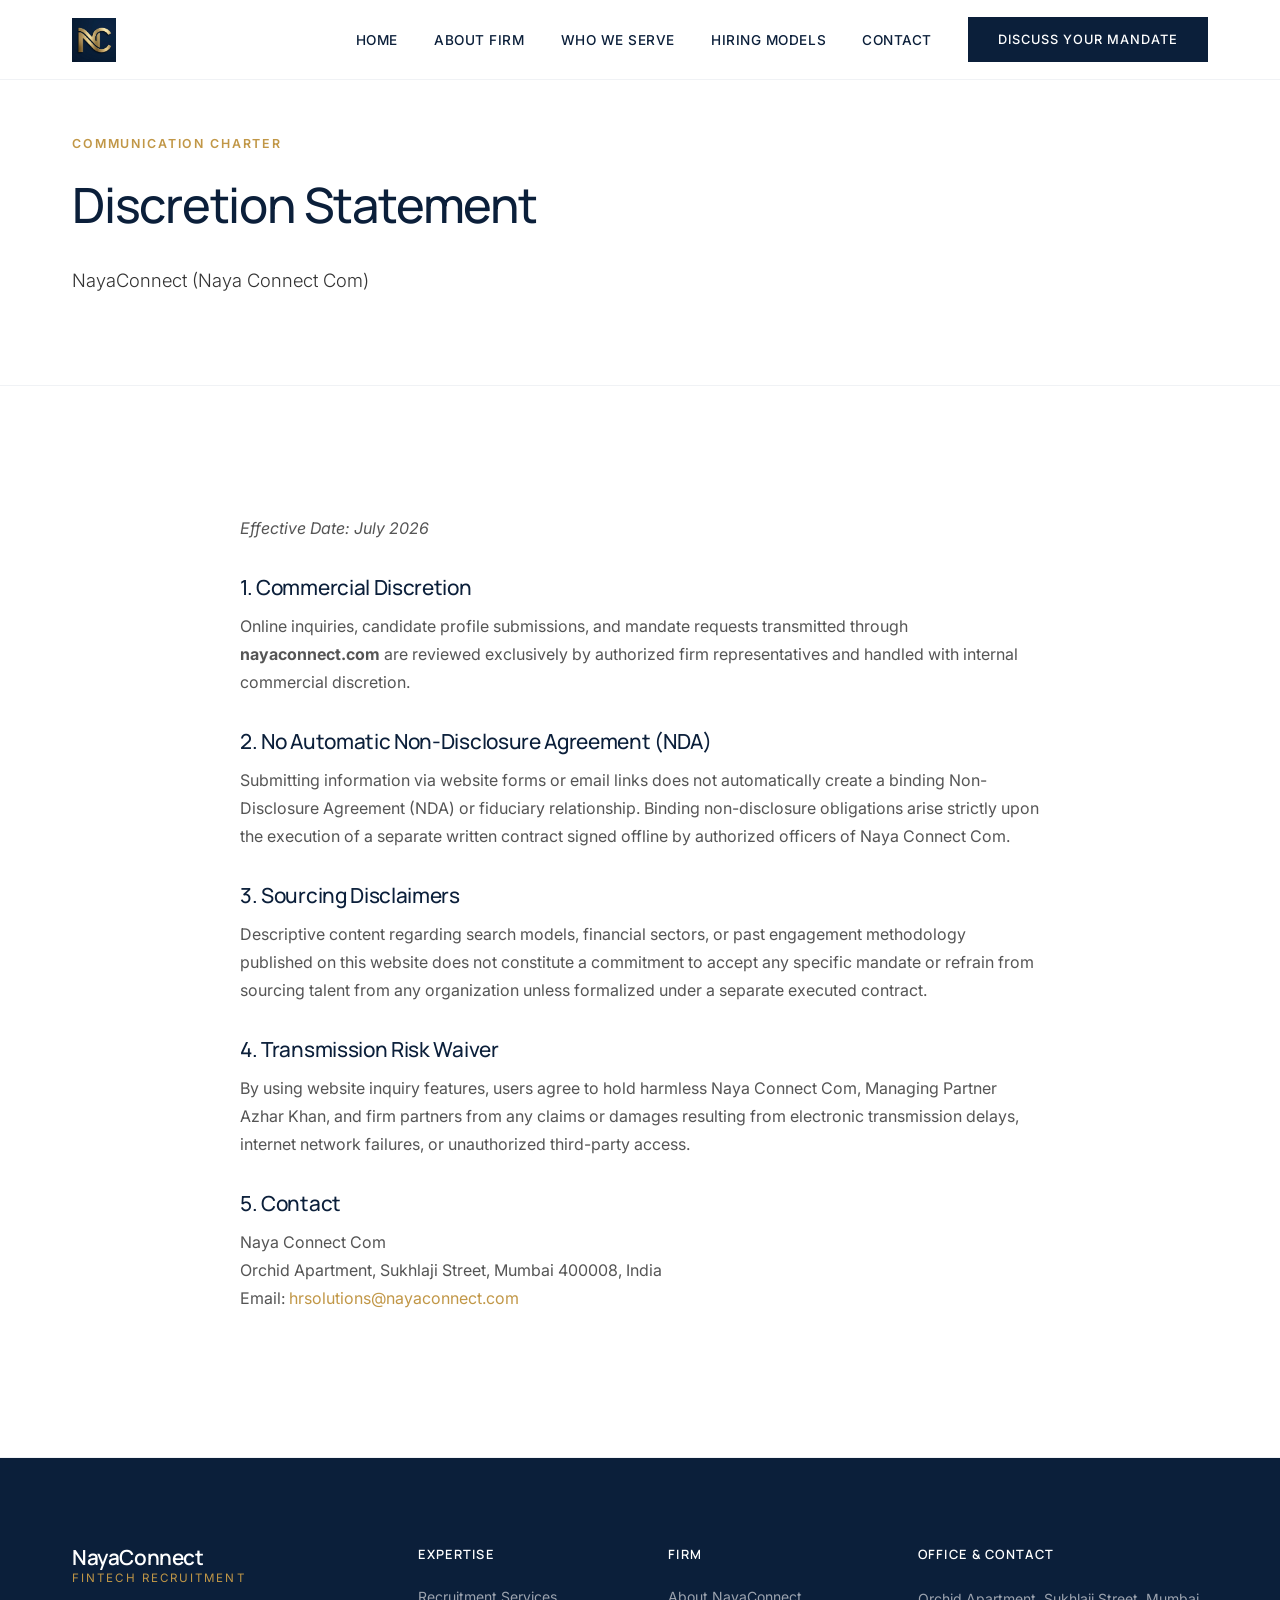
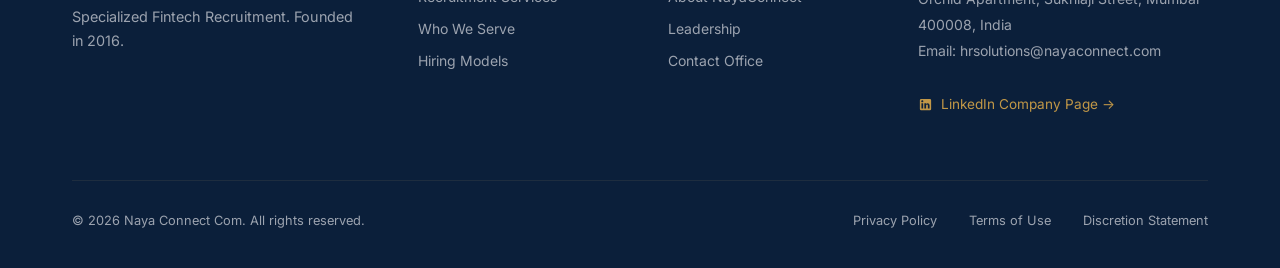
<file: discretion-statement.html>
<!DOCTYPE html>
<html lang="en">
<head>
  <meta charset="UTF-8">
  <meta name="viewport" content="width=device-width, initial-scale=1.0">
  <!-- RB2B Visitor Identification -->
  <script>!function(key) {if (window.reb2b) return;window.reb2b = {loaded: true};var s = document.createElement("script");s.async = true;s.src = "https://ddwl4m2hdecbv.cloudfront.net/b/" + key + "/" + key + ".js.gz";document.getElementsByTagName("script")[0].parentNode.insertBefore(s, document.getElementsByTagName("script")[0]);}("EN4M0HJ3DPOM");</script>
  <title>Discretion Statement | NayaConnect</title>
  <meta name="description" content="Discretion Statement for NayaConnect (Naya Connect Com). Online communication protocols and confidentiality disclaimers.">
  
  <!-- OpenGraph Metadata -->
  <meta property="og:title" content="Discretion Statement | NayaConnect">
  <meta property="og:description" content="Discretion Statement for NayaConnect (Naya Connect Com).">
  <meta property="og:image" content="assets/logo.png">
  <meta property="og:type" content="website">

  <link rel="canonical" href="https://www.nayaconnect.com/discretion-statement.html">
  <link rel="stylesheet" href="index.css">
  <link rel="icon" type="image/png" href="assets/logo.png">
  <style>
    .legal-content {
      max-width: 800px;
      margin: 0 auto;
    }
    .legal-content h2 {
      font-size: 1.3rem;
      margin: 2rem 0 0.75rem 0;
      color: var(--color-primary);
    }
    .legal-content p {
      margin-bottom: 1.1rem;
      line-height: 1.75;
    }
  </style>
</head>
<body>

  <!-- Header Navigation -->
  <header class="header" id="header">
    <div class="container">
      <a href="index.html" class="logo-link" id="nav-logo-link">
        <img src="assets/logo.png" alt="NayaConnect - Fintech Recruitment" class="logo-img">
      </a>
      
      <button class="nav-toggle" id="nav-toggle" aria-label="Toggle Menu">
        <span></span>
        <span></span>
        <span></span>
      </button>

      <nav class="nav-menu" id="nav-menu">
        <button class="mobile-menu-close" id="mobile-menu-close" aria-label="Close Menu">&times;</button>
        <li class="nav-item"><a href="index.html">Home</a></li>
        <li class="nav-item"><a href="about.html">About Firm</a></li>
        <li class="nav-item"><a href="industries.html">Who We Serve</a></li>
        <li class="nav-item"><a href="executive-search.html">Hiring Models</a></li>
        <li class="nav-item"><a href="contact.html">Contact</a></li>
        <a href="contact.html" class="btn btn-primary header-cta">Discuss Your Mandate</a>
      </nav>
    </div>
  </header>

  <!-- Page Hero -->
  <section class="hero subpage-hero" id="discretion-hero">
    <div class="container">
      <div class="hero-content fade-in-up">
        <span class="hero-tagline">Communication Charter</span>
        <h1 class="hero-title">Discretion Statement</h1>
        <p class="lead hero-desc">NayaConnect (Naya Connect Com)</p>
      </div>
    </div>
  </section>

  <!-- Legal Body Content -->
  <section class="section-padding">
    <div class="container">
      <div class="legal-content fade-in-up">
        <p><em>Effective Date: July 2026</em></p>
        
        <h2>1. Commercial Discretion</h2>
        <p>Online inquiries, candidate profile submissions, and mandate requests transmitted through <strong>nayaconnect.com</strong> are reviewed exclusively by authorized firm representatives and handled with internal commercial discretion.</p>

        <h2>2. No Automatic Non-Disclosure Agreement (NDA)</h2>
        <p>Submitting information via website forms or email links does not automatically create a binding Non-Disclosure Agreement (NDA) or fiduciary relationship. Binding non-disclosure obligations arise strictly upon the execution of a separate written contract signed offline by authorized officers of Naya Connect Com.</p>

        <h2>3. Sourcing Disclaimers</h2>
        <p>Descriptive content regarding search models, financial sectors, or past engagement methodology published on this website does not constitute a commitment to accept any specific mandate or refrain from sourcing talent from any organization unless formalized under a separate executed contract.</p>

        <h2>4. Transmission Risk Waiver</h2>
        <p>By using website inquiry features, users agree to hold harmless Naya Connect Com, Managing Partner Azhar Khan, and firm partners from any claims or damages resulting from electronic transmission delays, internet network failures, or unauthorized third-party access.</p>

        <h2>5. Contact</h2>
        <p>Naya Connect Com<br>
        Orchid Apartment, Sukhlaji Street, Mumbai 400008, India<br>
        Email: <a href="mailto:hrsolutions@nayaconnect.com" style="color: var(--color-accent);">hrsolutions@nayaconnect.com</a></p>
      </div>
    </div>
  </section>

  <!-- Footer -->
  <footer class="footer">
    <div class="container">
      <div class="footer-top">
        <div class="footer-brand">
          <div class="footer-wordmark">
            <span class="footer-wordmark-name">NayaConnect</span>
            <span class="footer-wordmark-sub">Fintech Recruitment</span>
          </div>
          <p class="footer-tagline">Specialized Fintech Recruitment. Founded in 2016.</p>
        </div>
        <div class="footer-links-col">
          <h4>Expertise</h4>
          <ul class="footer-links">
            <li><a href="executive-search.html">Recruitment Services</a></li>
            <li><a href="industries.html">Who We Serve</a></li>
            <li><a href="executive-search.html#models">Hiring Models</a></li>
          </ul>
        </div>
        <div class="footer-links-col">
          <h4>Firm</h4>
          <ul class="footer-links">
            <li><a href="about.html">About NayaConnect</a></li>
            <li><a href="about.html#leadership">Leadership</a></li>
            <li><a href="contact.html">Contact Office</a></li>
          </ul>
        </div>
        <div class="footer-subscribe-col">
          <h4>Office & Contact</h4>
          <p class="footer-subscribe-desc">Orchid Apartment, Sukhlaji Street, Mumbai 400008, India<br>Email: hrsolutions@nayaconnect.com</p>
          <a href="https://www.linkedin.com/company/nayaconnect.com/" target="_blank" rel="noopener" class="footer-social-link" style="display: inline-flex; align-items: center; gap: 0.5rem; color: var(--color-accent); font-size: 0.85rem; margin-top: 0.75rem; text-decoration: none;">
            <svg width="15" height="15" viewBox="0 0 24 24" fill="currentColor"><path d="M19 3a2 2 0 0 1 2 2v14a2 2 0 0 1-2 2H5a2 2 0 0 1-2-2V5a2 2 0 0 1 2-2h14m-.5 15.5v-5.3a3.26 3.26 0 0 0-3.26-3.26c-.85 0-1.84.52-2.28 1.3v-1.11h-2.79v8.37h2.79v-4.93c0-.77.62-1.4 1.39-1.4a1.4 1.4 0 0 1 1.4 1.4v4.93h2.75M6.88 8.56a1.68 1.68 0 0 0 1.68-1.68c0-.93-.75-1.69-1.68-1.69a1.69 1.69 0 0 0-1.69 1.69c0 .93.76 1.68 1.69 1.68m1.39 9.94v-8.37H5.5v8.37h2.77z"/></svg>
            LinkedIn Company Page &rarr;
          </a>
        </div>
      </div>
      
      <div class="footer-bottom">
        <span class="copyright">&copy; 2026 Naya Connect Com. All rights reserved.</span>
        <div class="footer-legal-links">
          <a href="privacy-policy.html">Privacy Policy</a>
          <a href="terms-of-use.html">Terms of Use</a>
          <a href="discretion-statement.html">Discretion Statement</a>
        </div>
      </div>
    </div>
  </footer>

  <!-- Confidential Mandate Modal Drawer -->
  <div class="modal-overlay" id="modal-overlay"></div>
  <div class="modal-drawer" id="modal-drawer">
    <button class="modal-close-btn" id="modal-close-btn" aria-label="Close modal">&times;</button>
    <span class="section-label">Confidential Mandate Inquiry</span>
    <h3 style="font-size: 1.5rem; margin-bottom: 0.75rem; color: var(--color-primary);">Discuss Your Hiring Needs</h3>
    <p style="font-size: 0.9rem; color: var(--color-text-muted); margin-bottom: 2rem;">Inquiries are routed directly to Managing Partner Azhar Khan under non-disclosure terms.</p>
    
    <form id="modal-inquiry-form">
      <div class="form-group">
        <label for="modal-name" class="form-label">Full Name</label>
        <input type="text" id="modal-name" name="name" class="form-control" placeholder="e.g. Alexander Vance" required>
      </div>
      <div class="form-group">
        <label for="modal-email" class="form-label">Corporate Email</label>
        <input type="email" id="modal-email" name="email" class="form-control" placeholder="e.g. alexander@vancebank.com" required>
      </div>
      <div class="form-group">
        <label for="modal-org" class="form-label">Organization</label>
        <input type="text" id="modal-org" name="org" class="form-control" placeholder="e.g. Vance Capital" required>
      </div>
      <div class="form-group">
        <label for="modal-sector" class="form-label">Sector of Interest</label>
        <select id="modal-sector" name="sector" class="form-control" required>
          <option value="" disabled selected>Select financial sector...</option>
          <option value="banking">Banks</option>
          <option value="nbfc">NBFCs</option>
          <option value="fintech">FinTechs</option>
          <option value="wealth">Wealth Management Firms</option>
          <option value="asset">Asset Managers</option>
          <option value="insurance">Insurance Companies</option>
          <option value="investment">Investment Firms</option>
        </select>
      </div>
      <div class="form-group">
        <label for="modal-message" class="form-label">Mandate Outline</label>
        <textarea id="modal-message" name="message" class="form-control" placeholder="Describe the FinTech role, hiring mandate, or talent requirements across any level..." required></textarea>
      </div>
      <button type="submit" class="btn btn-primary" style="width: 100%; border: none;">Submit Confidential Inquiry</button>
      <p class="privacy-notice">&bull; All communications are protected under partner-level confidentiality.</p>
    </form>
  </div>

  <script src="index.js"></script>
</body>
</html>
</file>
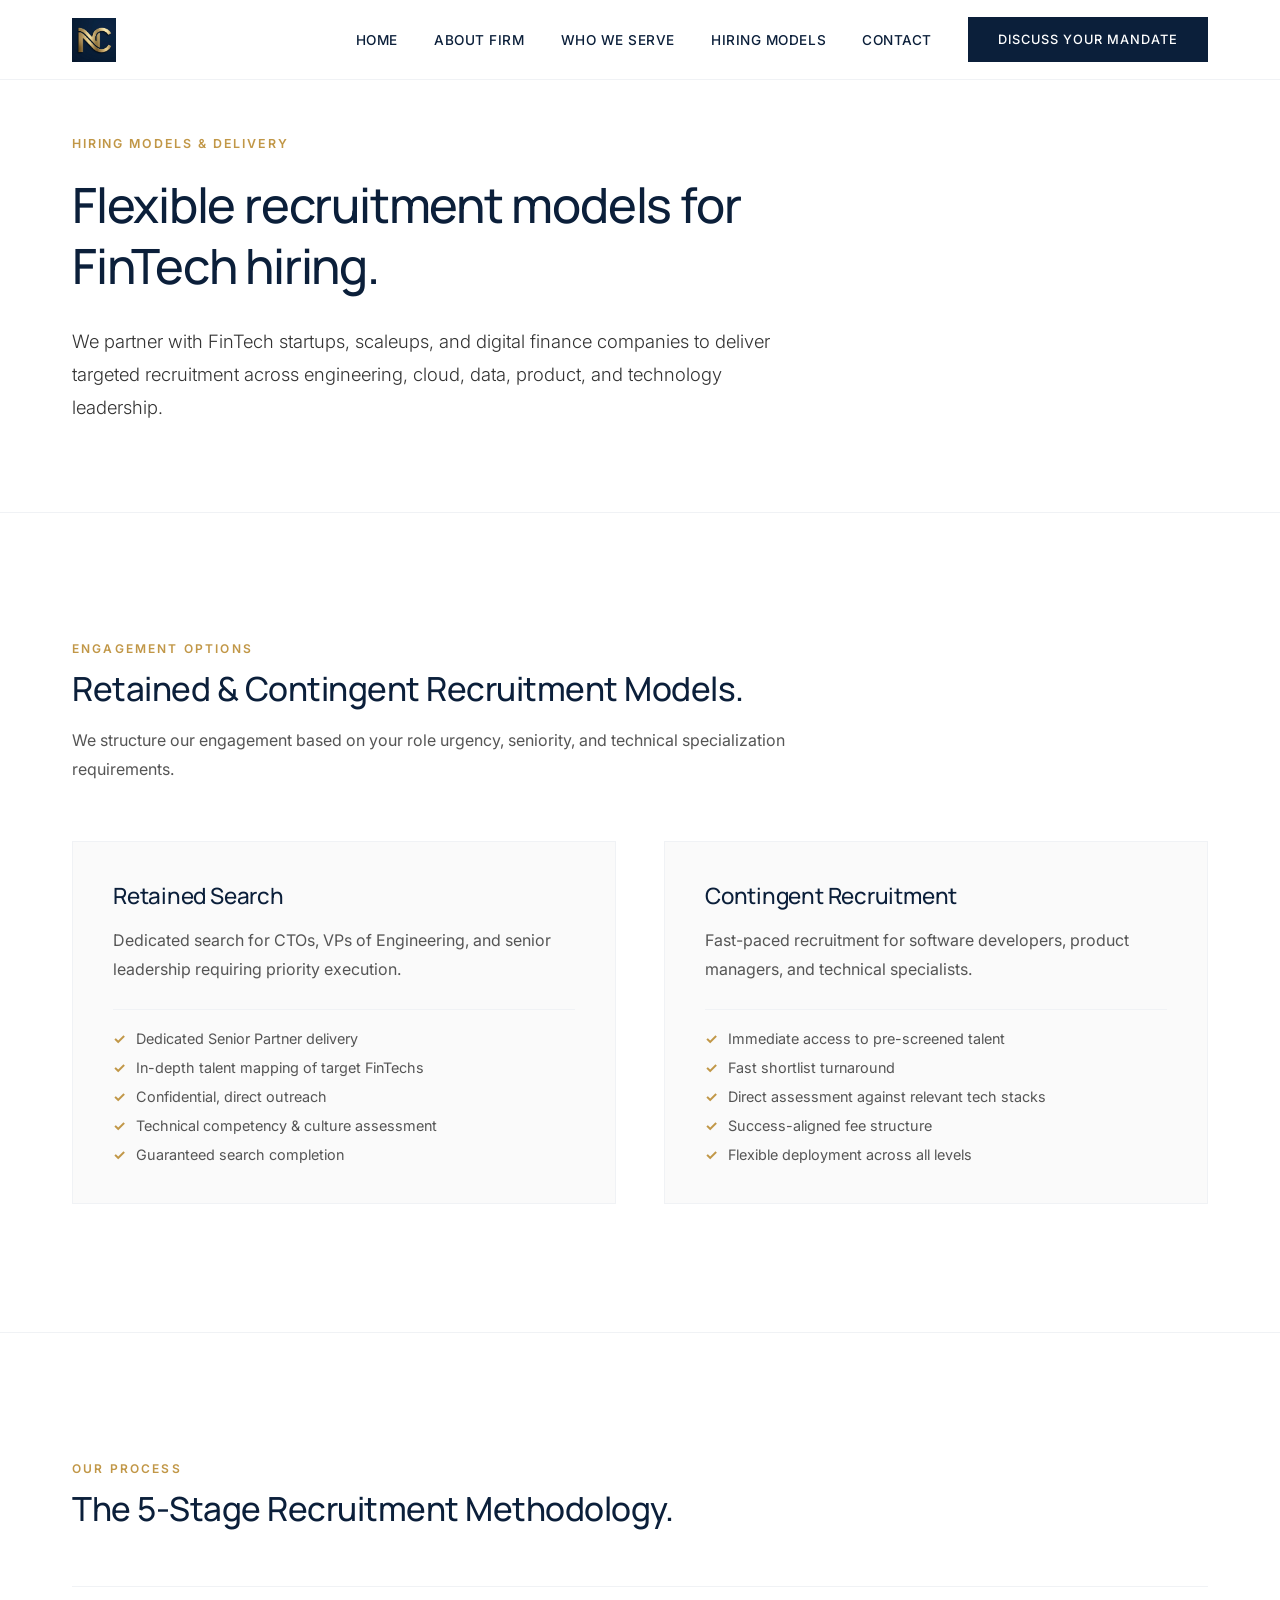
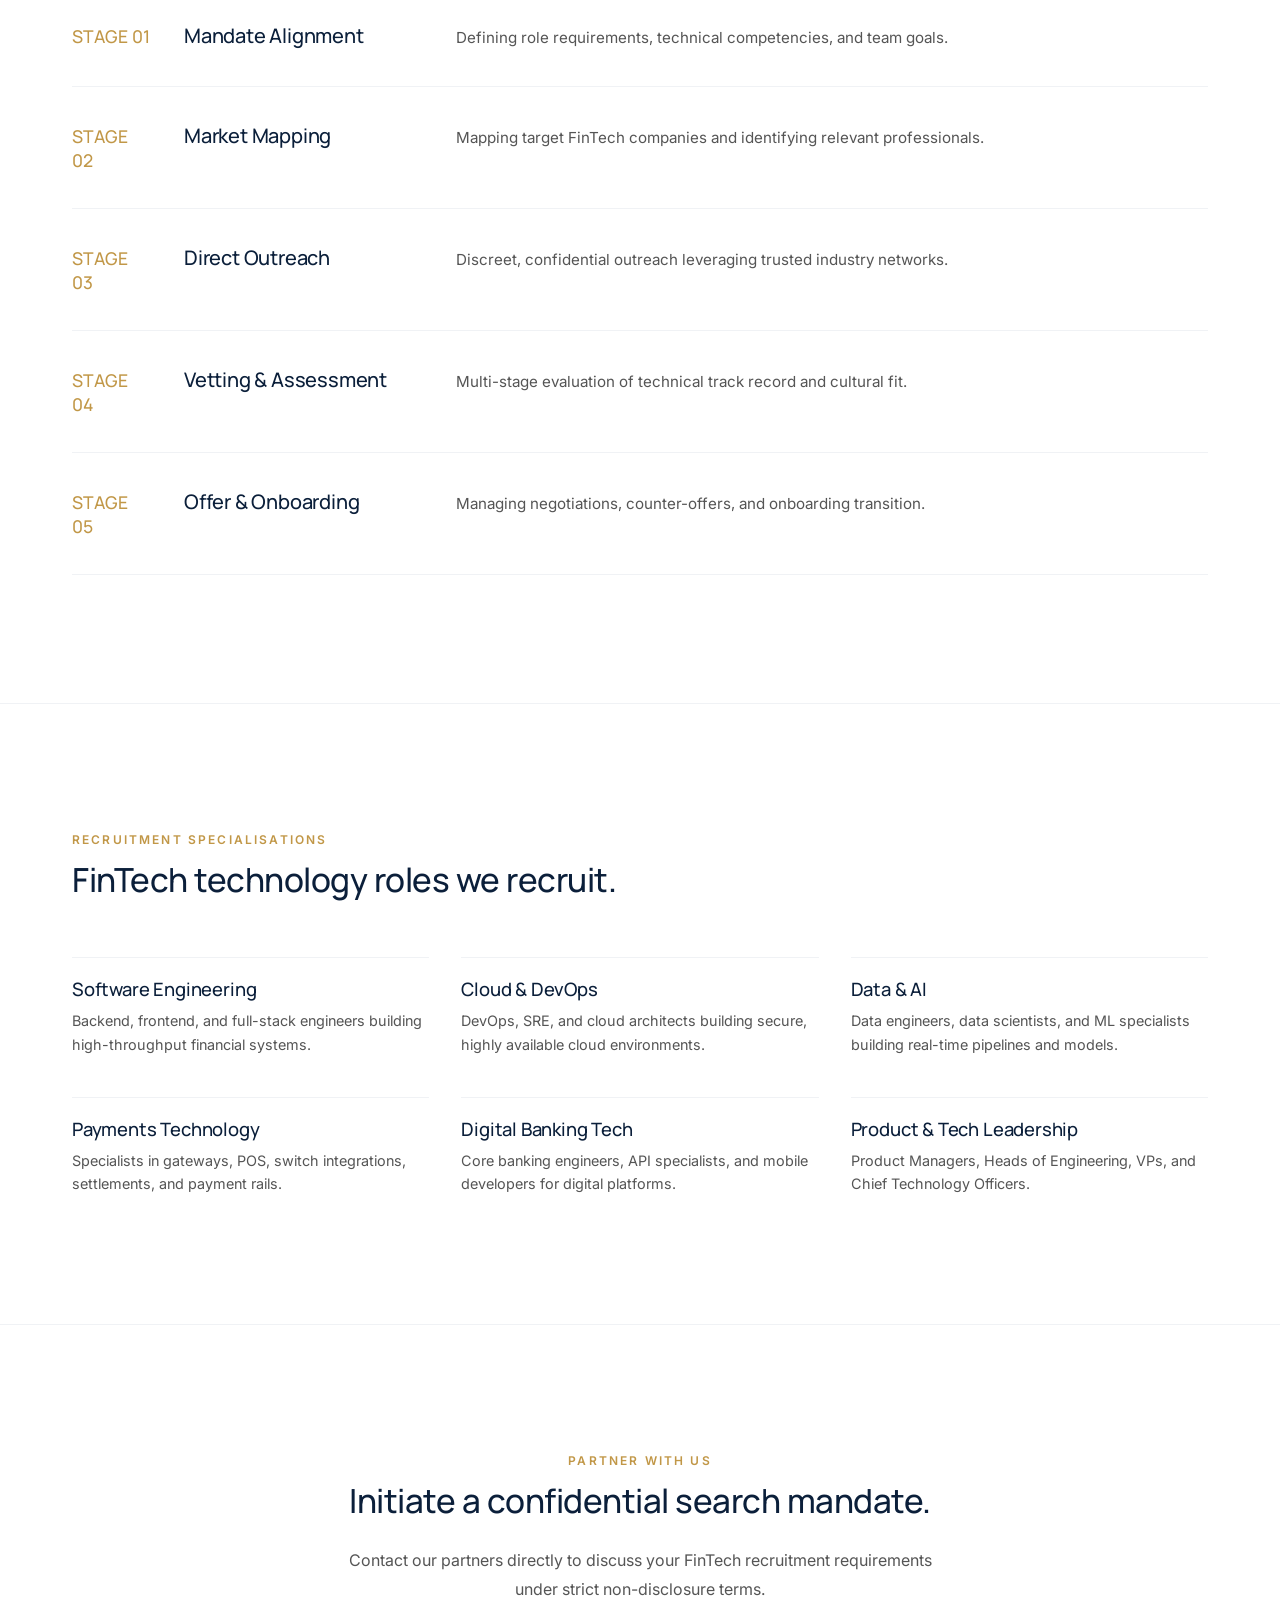
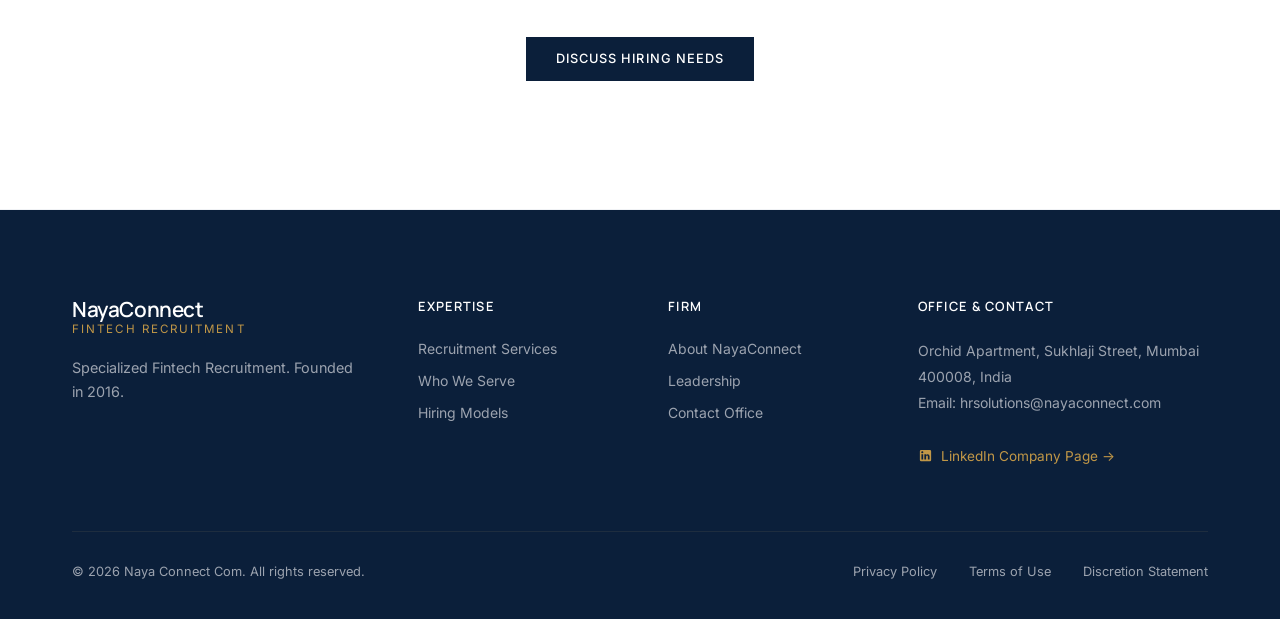
<file: executive-search.html>
<!DOCTYPE html>
<html lang="en">
<head>
  <meta charset="UTF-8">
  <meta name="viewport" content="width=device-width, initial-scale=1.0">
  <!-- RB2B Visitor Identification -->
  <script>!function(key) {if (window.reb2b) return;window.reb2b = {loaded: true};var s = document.createElement("script");s.async = true;s.src = "https://ddwl4m2hdecbv.cloudfront.net/b/" + key + "/" + key + ".js.gz";document.getElementsByTagName("script")[0].parentNode.insertBefore(s, document.getElementsByTagName("script")[0]);}("EN4M0HJ3DPOM");</script>
  <title>Hiring Models & Methodology | NayaConnect</title>
  <meta name="description" content="Explore NayaConnect's recruitment models (Retained & Contingent) and 5-stage search methodology for FinTech talent acquisition.">
  
  <!-- OpenGraph Metadata -->
  <meta property="og:title" content="Fintech Recruitment Models & Methodology | NayaConnect">
  <meta property="og:description" content="Retained and Contingent recruitment models and 5-stage research methodology for FinTech talent acquisition.">
  <meta property="og:image" content="assets/logo.png">
  <meta property="og:type" content="website">

  <!-- Schema.org JSON-LD Structured Data -->
  <script type="application/ld+json">
  {
    "@context": "https://schema.org",
    "@type": "ExecutiveSearch",
    "name": "NayaConnect",
    "legalName": "Naya Connect Com",
    "url": "https://www.nayaconnect.com/executive-search.html",
    "logo": "https://www.nayaconnect.com/assets/logo.png",
    "foundingDate": "2016",
    "address": {
      "@type": "PostalAddress",
      "streetAddress": "Orchid Apartment, Sukhlaji Street",
      "addressLocality": "Mumbai",
      "postalCode": "400008",
      "addressCountry": "IN"
    },
    "email": "hrsolutions@nayaconnect.com"
  }
  </script>

  <link rel="canonical" href="https://www.nayaconnect.com/executive-search.html">
  <link rel="stylesheet" href="index.css">
  <link rel="icon" type="image/png" href="assets/logo.png">
  <style>
    .method-timeline {
      display: flex;
      flex-direction: column;
      border-top: 1px solid var(--color-border);
      margin-top: 2.5rem;
    }
    .method-step {
      display: grid;
      grid-template-columns: 80px 240px 1fr;
      gap: 2rem;
      align-items: baseline;
      padding: 2.25rem 0;
      border-bottom: 1px solid var(--color-border);
    }
    .step-num {
      font-family: var(--font-headings);
      font-size: 1.1rem;
      font-weight: 500;
      color: var(--color-accent);
    }
    .step-name {
      font-family: var(--font-headings);
      font-size: 1.25rem;
      font-weight: 500;
      color: var(--color-primary);
    }
    .step-desc {
      font-size: 0.95rem;
      color: var(--color-text-muted);
      line-height: 1.7;
    }
    .models-comparison {
      display: grid;
      grid-template-columns: 1fr 1fr;
      gap: 3rem;
      margin-top: 3rem;
    }
    .model-box {
      border: 1px solid var(--color-border);
      padding: 2.5rem;
      background-color: #FAFAFA;
    }
    .model-box h3 {
      font-size: 1.4rem;
      margin-bottom: 1rem;
    }
    .model-box p {
      margin-bottom: 1.5rem;
    }
    .model-feature-list {
      list-style: none;
      display: flex;
      flex-direction: column;
      gap: 0.75rem;
      border-top: 1px solid var(--color-border);
      padding-top: 1.25rem;
    }
    .model-feature-list li {
      font-size: 0.9rem;
      color: var(--color-text-muted);
      display: flex;
      align-items: center;
      gap: 0.6rem;
    }
    .model-feature-list li::before {
      content: '✓';
      color: var(--color-accent);
      font-weight: bold;
    }
    @media (max-width: 900px) {
      .method-step {
        grid-template-columns: 1fr;
        gap: 0.5rem;
        padding: 1.75rem 0;
      }
      .models-comparison {
        grid-template-columns: 1fr;
        gap: 2rem;
      }
    }
  </style>
</head>
<body>

  <!-- Header Navigation -->
  <header class="header" id="header">
    <div class="container">
      <a href="index.html" class="logo-link" id="nav-logo-link">
        <img src="assets/logo.png" alt="NayaConnect - Fintech Recruitment" class="logo-img">
      </a>
      
      <button class="nav-toggle" id="nav-toggle" aria-label="Toggle Menu">
        <span></span>
        <span></span>
        <span></span>
      </button>

      <nav class="nav-menu" id="nav-menu">
        <button class="mobile-menu-close" id="mobile-menu-close" aria-label="Close Menu">&times;</button>
        <li class="nav-item"><a href="index.html">Home</a></li>
        <li class="nav-item"><a href="about.html">About Firm</a></li>
        <li class="nav-item"><a href="industries.html">Who We Serve</a></li>
        <li class="nav-item active"><a href="executive-search.html">Hiring Models</a></li>
        <li class="nav-item"><a href="contact.html">Contact</a></li>
        <a href="contact.html" class="btn btn-primary header-cta">Discuss Your Mandate</a>
      </nav>
    </div>
  </header>

  <!-- Page Hero -->
  <section class="hero subpage-hero" id="search-hero">
    <div class="container">
      <div class="hero-content fade-in-up">
        <span class="hero-tagline">Hiring Models & Delivery</span>
        <h1 class="hero-title">Flexible recruitment models for FinTech hiring.</h1>
        <p class="lead hero-desc">We partner with FinTech startups, scaleups, and digital finance companies to deliver targeted recruitment across engineering, cloud, data, product, and technology leadership.</p>
      </div>
    </div>
  </section>

  <!-- Search Models Section -->
  <section class="section-padding" id="models">
    <div class="container">
      <div class="section-header fade-in-up">
        <span class="section-label">Engagement Options</span>
        <h2 class="section-title">Retained & Contingent Recruitment Models.</h2>
        <p style="margin-top: 1rem; max-width: 720px;">We structure our engagement based on your role urgency, seniority, and technical specialization requirements.</p>
      </div>

      <div class="models-comparison fade-in-up delay-1">
        <!-- Retained Search -->
        <div class="model-box">
          <h3>Retained Search</h3>
          <p>Dedicated search for CTOs, VPs of Engineering, and senior leadership requiring priority execution.</p>
          <ul class="model-feature-list">
            <li>Dedicated Senior Partner delivery</li>
            <li>In-depth talent mapping of target FinTechs</li>
            <li>Confidential, direct outreach</li>
            <li>Technical competency & culture assessment</li>
            <li>Guaranteed search completion</li>
          </ul>
        </div>

        <!-- Contingent Search -->
        <div class="model-box">
          <h3>Contingent Recruitment</h3>
          <p>Fast-paced recruitment for software developers, product managers, and technical specialists.</p>
          <ul class="model-feature-list">
            <li>Immediate access to pre-screened talent</li>
            <li>Fast shortlist turnaround</li>
            <li>Direct assessment against relevant tech stacks</li>
            <li>Success-aligned fee structure</li>
            <li>Flexible deployment across all levels</li>
          </ul>
        </div>
      </div>
    </div>
  </section>

  <!-- 5-Stage Search Methodology -->
  <section class="section-padding" id="methodology">
    <div class="container">
      <div class="section-header fade-in-up">
        <span class="section-label">Our Process</span>
        <h2 class="section-title">The 5-Stage Recruitment Methodology.</h2>
      </div>

      <div class="method-timeline fade-in-up delay-1">
        <!-- Stage 1 -->
        <div class="method-step">
          <span class="step-num">STAGE 01</span>
          <h3 class="step-name">Mandate Alignment</h3>
          <p class="step-desc">Defining role requirements, technical competencies, and team goals.</p>
        </div>

        <!-- Stage 2 -->
        <div class="method-step">
          <span class="step-num">STAGE 02</span>
          <h3 class="step-name">Market Mapping</h3>
          <p class="step-desc">Mapping target FinTech companies and identifying relevant professionals.</p>
        </div>

        <!-- Stage 3 -->
        <div class="method-step">
          <span class="step-num">STAGE 03</span>
          <h3 class="step-name">Direct Outreach</h3>
          <p class="step-desc">Discreet, confidential outreach leveraging trusted industry networks.</p>
        </div>

        <!-- Stage 4 -->
        <div class="method-step">
          <span class="step-num">STAGE 04</span>
          <h3 class="step-name">Vetting & Assessment</h3>
          <p class="step-desc">Multi-stage evaluation of technical track record and cultural fit.</p>
        </div>

        <!-- Stage 5 -->
        <div class="method-step">
          <span class="step-num">STAGE 05</span>
          <h3 class="step-name">Offer & Onboarding</h3>
          <p class="step-desc">Managing negotiations, counter-offers, and onboarding transition.</p>
        </div>
      </div>
    </div>
  </section>

  <!-- Appointment Spectrum -->
  <section class="section-padding" id="spectrum">
    <div class="container">
      <div class="section-header fade-in-up">
        <span class="section-label">Recruitment Specialisations</span>
        <h2 class="section-title">FinTech technology roles we recruit.</h2>
      </div>

      <div class="roles-grid fade-in-up delay-1">
        <div class="role-item">
          <h3 class="role-title">Software Engineering</h3>
          <p class="role-desc">Backend, frontend, and full-stack engineers building high-throughput financial systems.</p>
        </div>
        <div class="role-item">
          <h3 class="role-title">Cloud & DevOps</h3>
          <p class="role-desc">DevOps, SRE, and cloud architects building secure, highly available cloud environments.</p>
        </div>
        <div class="role-item">
          <h3 class="role-title">Data & AI</h3>
          <p class="role-desc">Data engineers, data scientists, and ML specialists building real-time pipelines and models.</p>
        </div>
        <div class="role-item">
          <h3 class="role-title">Payments Technology</h3>
          <p class="role-desc">Specialists in gateways, POS, switch integrations, settlements, and payment rails.</p>
        </div>
        <div class="role-item">
          <h3 class="role-title">Digital Banking Tech</h3>
          <p class="role-desc">Core banking engineers, API specialists, and mobile developers for digital platforms.</p>
        </div>
        <div class="role-item">
          <h3 class="role-title">Product & Tech Leadership</h3>
          <p class="role-desc">Product Managers, Heads of Engineering, VPs, and Chief Technology Officers.</p>
        </div>
      </div>
    </div>
  </section>



  <!-- Contact CTA -->
  <section class="section-padding text-center">
    <div class="container fade-in-up">
      <span class="section-label">Partner With Us</span>
      <h2 style="margin-bottom: 1.5rem;">Initiate a confidential search mandate.</h2>
      <p style="max-width: 600px; margin: 0 auto 2rem auto;">Contact our partners directly to discuss your FinTech recruitment requirements under strict non-disclosure terms.</p>
      <a href="contact.html" class="btn btn-primary">Discuss Hiring Needs</a>
    </div>
  </section>

  <!-- Footer -->
  <footer class="footer">
    <div class="container">
      <div class="footer-top">
        <div class="footer-brand">
          <div class="footer-wordmark">
            <span class="footer-wordmark-name">NayaConnect</span>
            <span class="footer-wordmark-sub">Fintech Recruitment</span>
          </div>
          <p class="footer-tagline">Specialized Fintech Recruitment. Founded in 2016.</p>
        </div>
        <div class="footer-links-col">
          <h4>Expertise</h4>
          <ul class="footer-links">
            <li><a href="executive-search.html">Recruitment Services</a></li>
            <li><a href="industries.html">Who We Serve</a></li>
            <li><a href="executive-search.html#models">Hiring Models</a></li>
          </ul>
        </div>
        <div class="footer-links-col">
          <h4>Firm</h4>
          <ul class="footer-links">
            <li><a href="about.html">About NayaConnect</a></li>
            <li><a href="about.html#leadership">Leadership</a></li>
            <li><a href="contact.html">Contact Office</a></li>
          </ul>
        </div>
        <div class="footer-subscribe-col">
          <h4>Office & Contact</h4>
          <p class="footer-subscribe-desc">Orchid Apartment, Sukhlaji Street, Mumbai 400008, India<br>Email: hrsolutions@nayaconnect.com</p>
          <a href="https://www.linkedin.com/company/nayaconnect.com/" target="_blank" rel="noopener" class="footer-social-link" style="display: inline-flex; align-items: center; gap: 0.5rem; color: var(--color-accent); font-size: 0.85rem; margin-top: 0.75rem; text-decoration: none;">
            <svg width="15" height="15" viewBox="0 0 24 24" fill="currentColor"><path d="M19 3a2 2 0 0 1 2 2v14a2 2 0 0 1-2 2H5a2 2 0 0 1-2-2V5a2 2 0 0 1 2-2h14m-.5 15.5v-5.3a3.26 3.26 0 0 0-3.26-3.26c-.85 0-1.84.52-2.28 1.3v-1.11h-2.79v8.37h2.79v-4.93c0-.77.62-1.4 1.39-1.4a1.4 1.4 0 0 1 1.4 1.4v4.93h2.75M6.88 8.56a1.68 1.68 0 0 0 1.68-1.68c0-.93-.75-1.69-1.68-1.69a1.69 1.69 0 0 0-1.69 1.69c0 .93.76 1.68 1.69 1.68m1.39 9.94v-8.37H5.5v8.37h2.77z"/></svg>
            LinkedIn Company Page &rarr;
          </a>
        </div>
      </div>
      
      <div class="footer-bottom">
        <span class="copyright">&copy; 2026 Naya Connect Com. All rights reserved.</span>
        <div class="footer-legal-links">
          <a href="privacy-policy.html">Privacy Policy</a>
          <a href="terms-of-use.html">Terms of Use</a>
          <a href="discretion-statement.html">Discretion Statement</a>
        </div>
      </div>
    </div>
  </footer>

  <!-- Confidential Mandate Modal Drawer -->
  <div class="modal-overlay" id="modal-overlay"></div>
  <div class="modal-drawer" id="modal-drawer">
    <button class="modal-close-btn" id="modal-close-btn" aria-label="Close modal">&times;</button>
    <span class="section-label">Confidential Mandate Inquiry</span>
    <h3 style="font-size: 1.5rem; margin-bottom: 0.75rem; color: var(--color-primary);">Discuss Your Hiring Needs</h3>
    <p style="font-size: 0.9rem; color: var(--color-text-muted); margin-bottom: 2rem;">Inquiries are routed directly to Managing Partner Azhar Khan under non-disclosure terms.</p>
    
    <form id="modal-inquiry-form">
      <div class="form-group">
        <label for="modal-name" class="form-label">Full Name</label>
        <input type="text" id="modal-name" name="name" class="form-control" placeholder="e.g. Alexander Vance" required>
      </div>
      <div class="form-group">
        <label for="modal-email" class="form-label">Corporate Email</label>
        <input type="email" id="modal-email" name="email" class="form-control" placeholder="e.g. alexander@vancebank.com" required>
      </div>
      <div class="form-group">
        <label for="modal-org" class="form-label">Organization</label>
        <input type="text" id="modal-org" name="org" class="form-control" placeholder="e.g. Vance Capital" required>
      </div>
      <div class="form-group">
        <label for="modal-sector" class="form-label">Sector of Interest</label>
        <select id="modal-sector" name="sector" class="form-control" required>
          <option value="" disabled selected>Select financial sector...</option>
          <option value="banking">Banks</option>
          <option value="nbfc">NBFCs</option>
          <option value="fintech">FinTechs</option>
          <option value="wealth">Wealth Management Firms</option>
          <option value="asset">Asset Managers</option>
          <option value="insurance">Insurance Companies</option>
          <option value="investment">Investment Firms</option>
        </select>
      </div>
      <div class="form-group">
        <label for="modal-message" class="form-label">Mandate Outline</label>
        <textarea id="modal-message" name="message" class="form-control" placeholder="Describe the FinTech role, hiring mandate, or talent requirements across any level..." required></textarea>
      </div>
      <button type="submit" class="btn btn-primary" style="width: 100%; border: none;">Submit Confidential Inquiry</button>
      <p class="privacy-notice">&bull; All communications are protected under partner-level confidentiality.</p>
    </form>
  </div>

  <script src="index.js"></script>
</body>
</html>
</file>
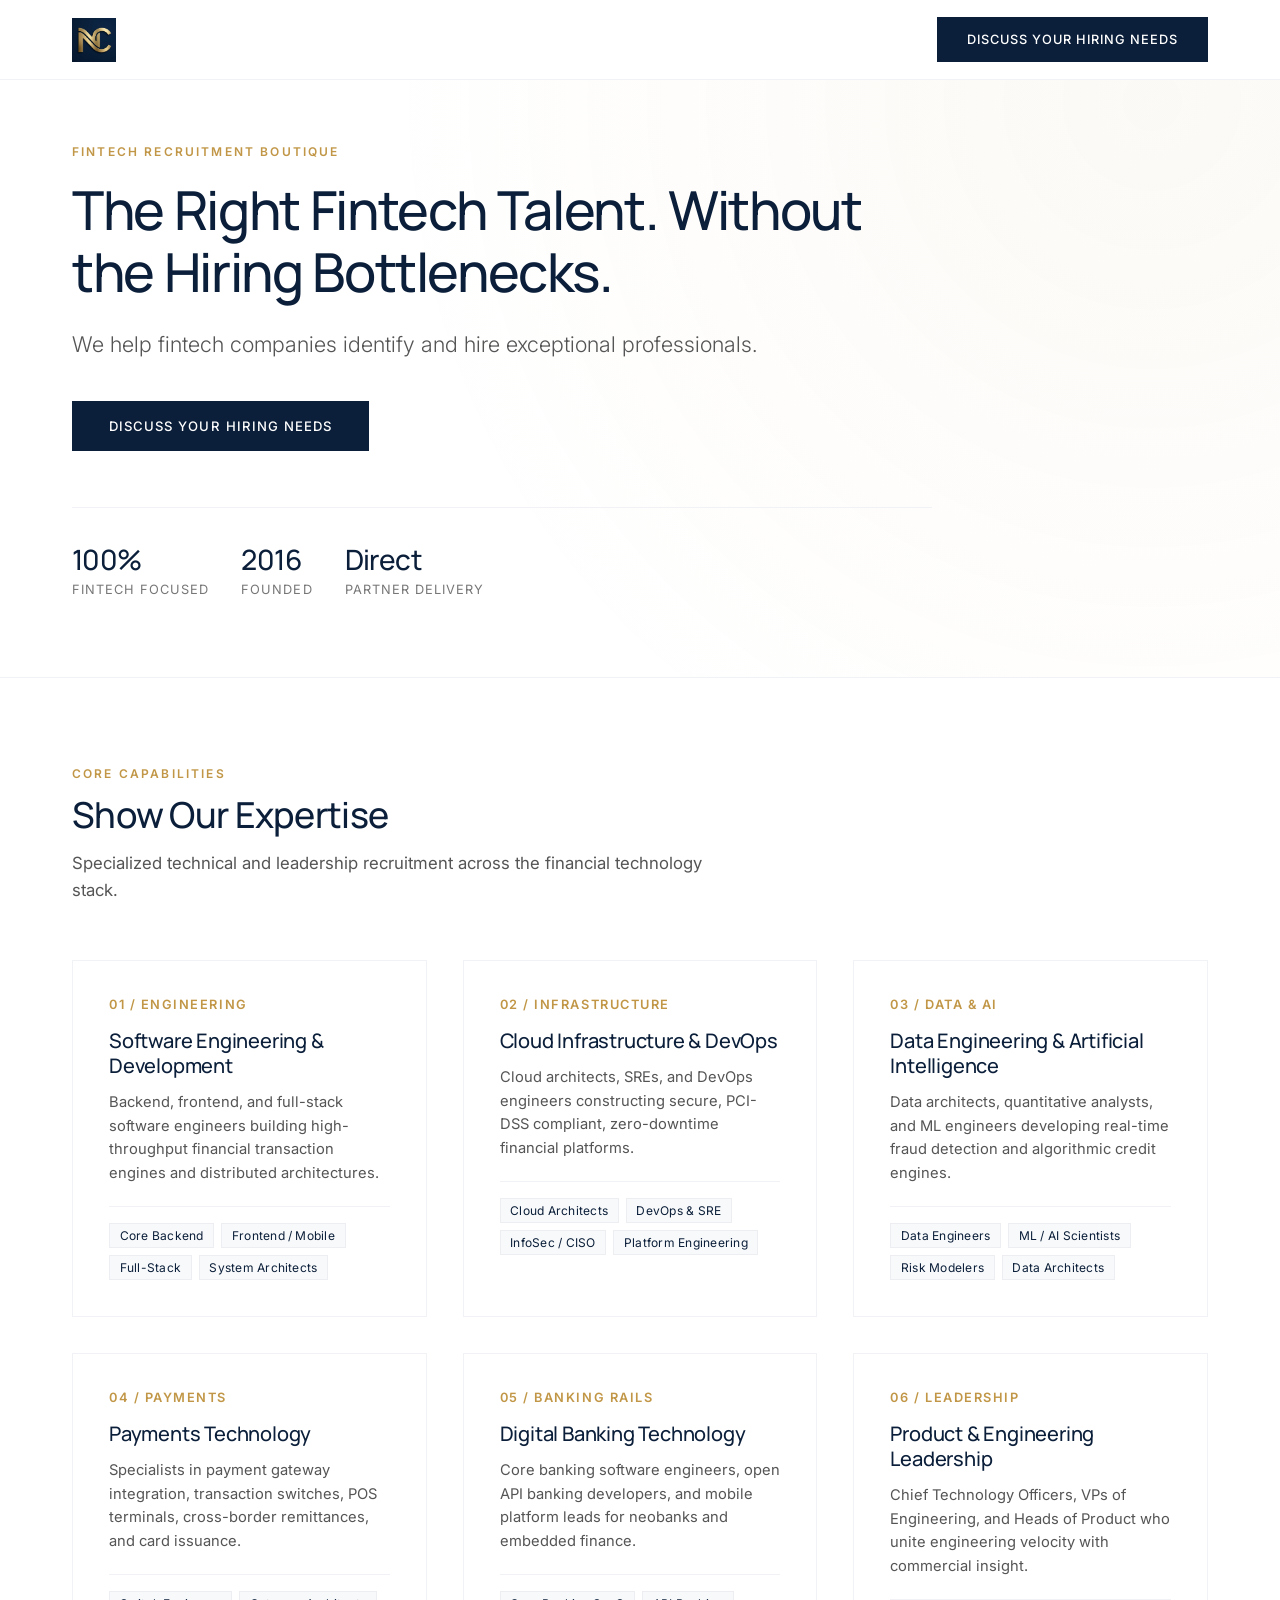
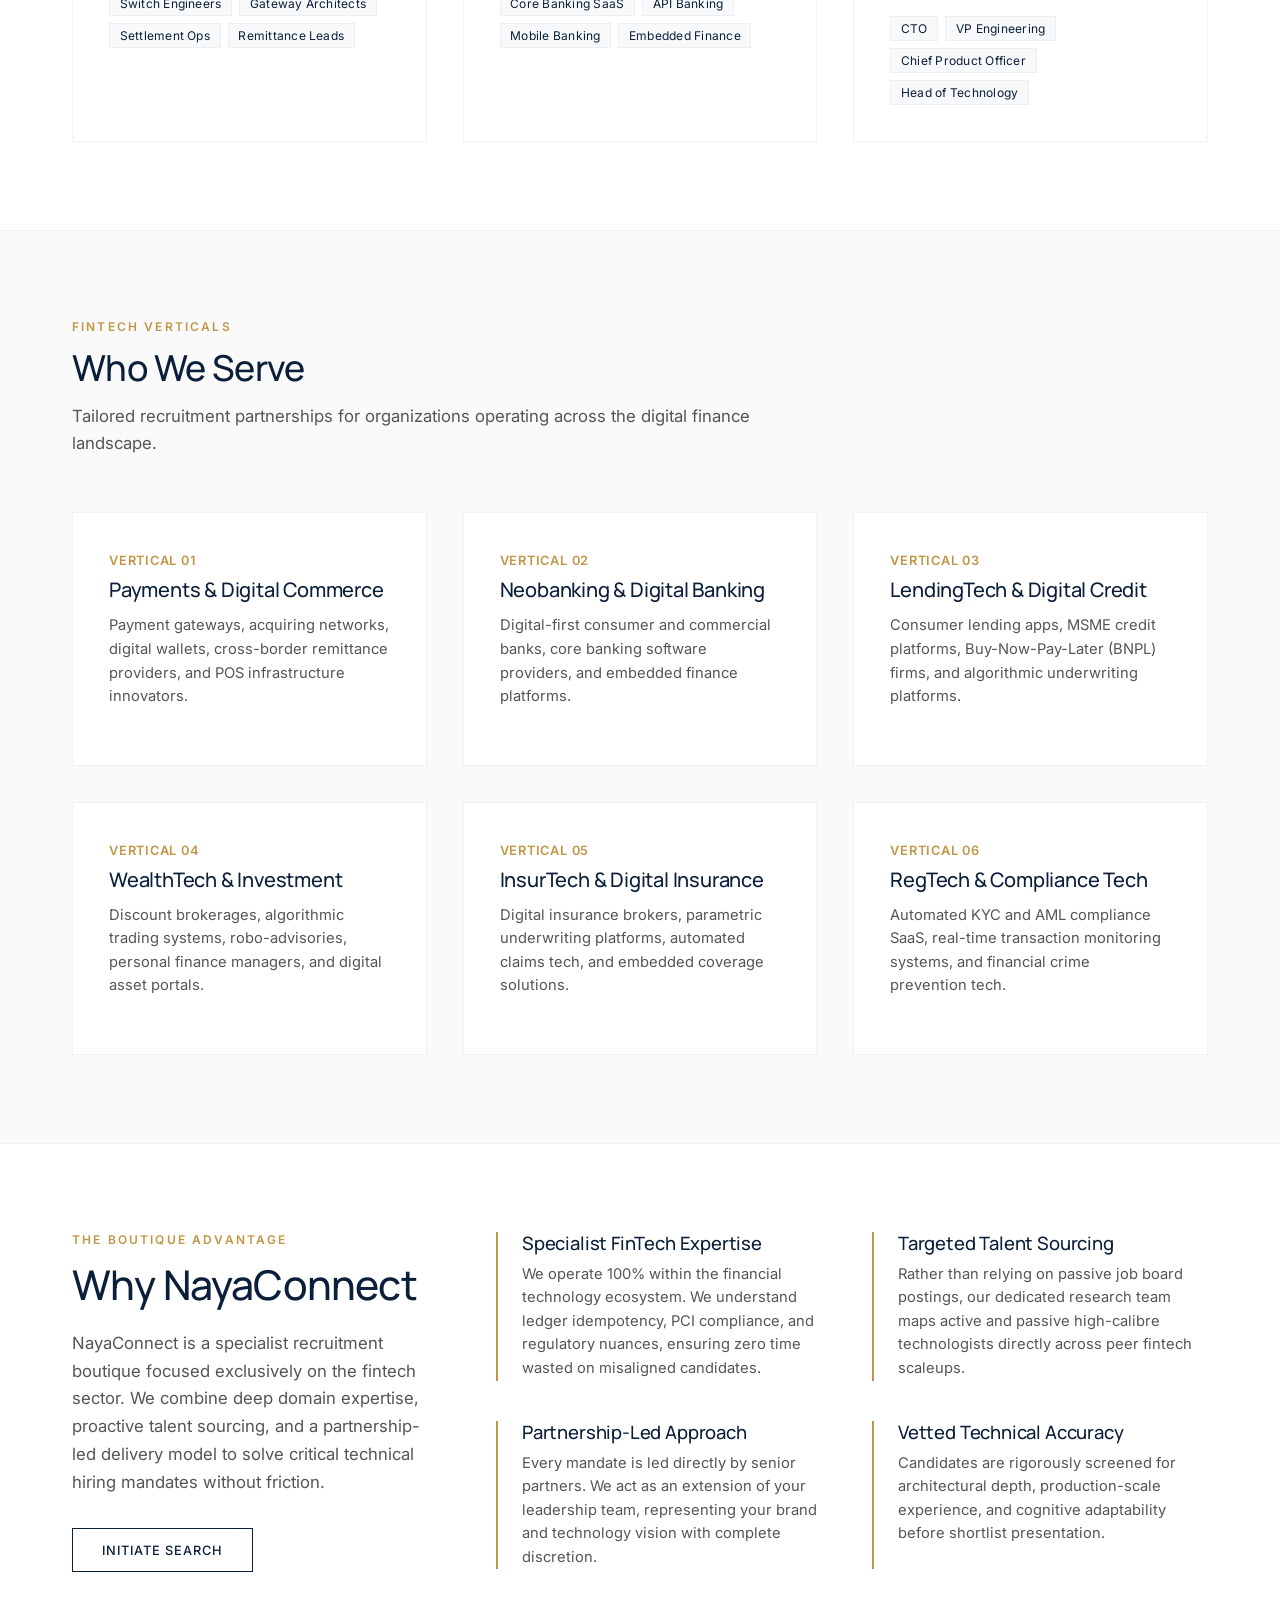
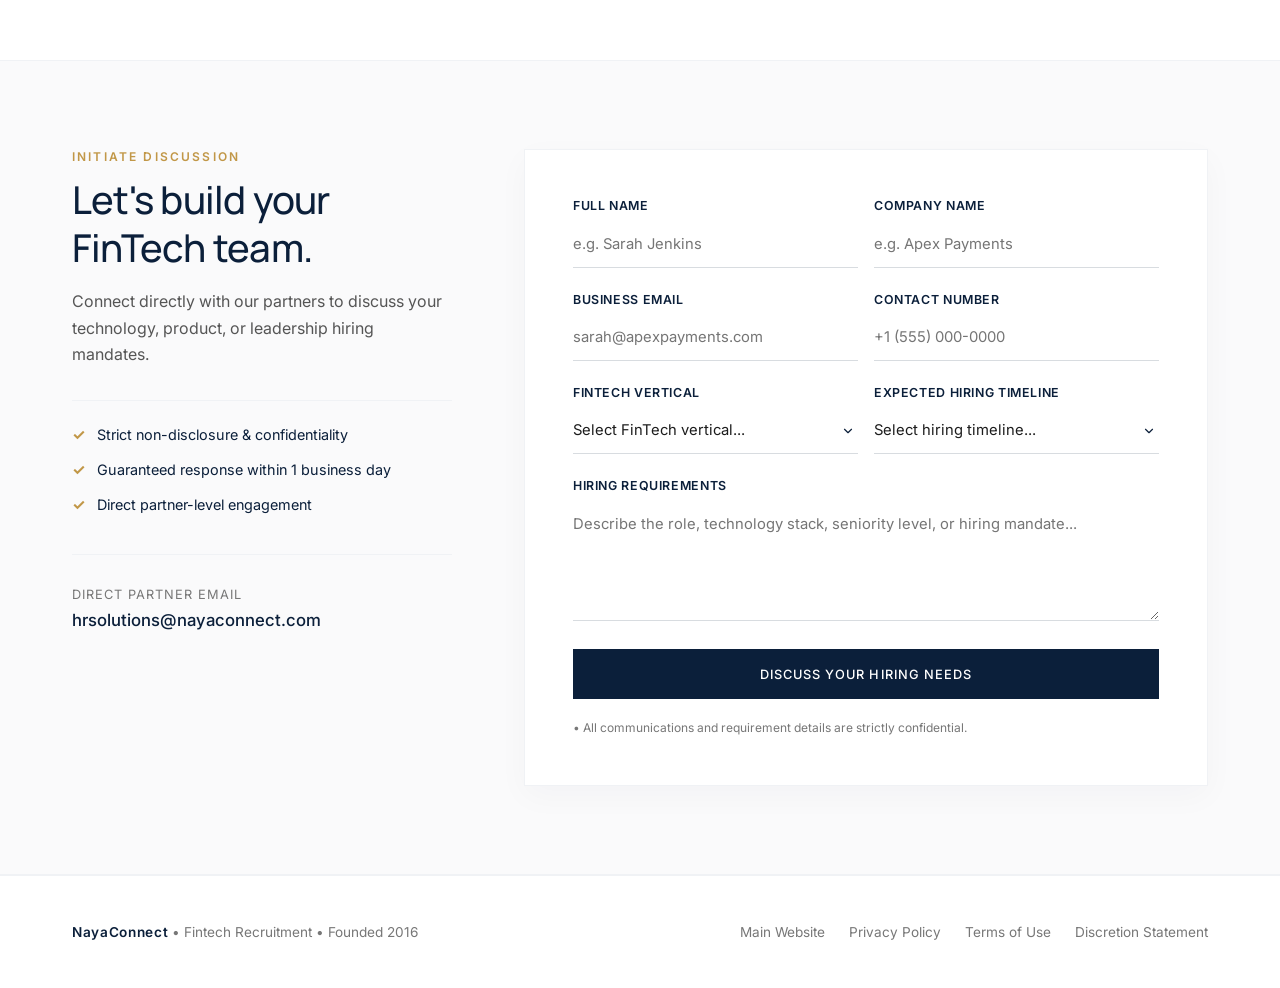
<file: fintech-recruitment.html>
<!DOCTYPE html>
<html lang="en">
<head>
  <meta charset="UTF-8">
  <meta name="viewport" content="width=device-width, initial-scale=1.0">
  <!-- RB2B Visitor Identification -->
  <script>!function(key) {if (window.reb2b) return;window.reb2b = {loaded: true};var s = document.createElement("script");s.async = true;s.src = "https://ddwl4m2hdecbv.cloudfront.net/b/" + key + "/" + key + ".js.gz";document.getElementsByTagName("script")[0].parentNode.insertBefore(s, document.getElementsByTagName("script")[0]);}("EN4M0HJ3DPOM");</script>
  <title>Fintech Recruitment & Executive Search | NayaConnect</title>
  <meta name="description" content="NayaConnect is a specialist recruitment consultancy focused exclusively on FinTech. We help fintech companies identify and hire exceptional professionals without the bottlenecks.">
  
  <!-- OpenGraph Metadata -->
  <meta property="og:title" content="Fintech Recruitment & Executive Search | NayaConnect">
  <meta property="og:description" content="The Right Fintech Talent. Without the Hiring Bottlenecks. Specialist recruitment for FinTech founders, CTOs, CHROs, and hiring leaders.">
  <meta property="og:image" content="assets/logo.png">
  <meta property="og:type" content="website">

  <!-- Schema.org JSON-LD Structured Data -->
  <script type="application/ld+json">
  {
    "@context": "https://schema.org",
    "@type": "ExecutiveSearch",
    "name": "NayaConnect",
    "legalName": "Naya Connect Com",
    "url": "https://www.nayaconnect.com/fintech-recruitment",
    "logo": "https://www.nayaconnect.com/assets/logo.png",
    "foundingDate": "2016",
    "founder": {
      "@type": "Person",
      "name": "Azhar Khan",
      "jobTitle": "Managing Partner"
    },
    "address": {
      "@type": "PostalAddress",
      "streetAddress": "Orchid Apartment, Sukhlaji Street",
      "addressLocality": "Mumbai",
      "postalCode": "400008",
      "addressCountry": "IN"
    },
    "email": "hrsolutions@nayaconnect.com",
    "description": "Specialist recruitment consultancy focused exclusively on the FinTech sector."
  }
  </script>

  <link rel="canonical" href="https://www.nayaconnect.com/fintech-recruitment">
  <link rel="stylesheet" href="index.css">
  <link rel="icon" type="image/png" href="assets/logo.png">

  <style>
    /* Landing Page Specific Minimalist Polish */
    .landing-header {
      position: fixed;
      top: 0;
      left: 0;
      width: 100%;
      height: var(--header-height);
      background-color: rgba(255, 255, 255, 0.98);
      backdrop-filter: blur(8px);
      -webkit-backdrop-filter: blur(8px);
      z-index: 1000;
      border-bottom: 1px solid var(--color-border);
      display: flex;
      align-items: center;
      transition: height 0.3s var(--transition-smooth), border-color 0.3s;
    }

    .landing-header.scrolled {
      height: var(--header-height-scrolled);
      border-color: #E2E8F0;
      box-shadow: 0 4px 20px rgba(11, 31, 58, 0.04);
    }

    .landing-nav-container {
      display: flex;
      justify-content: space-between;
      align-items: center;
      width: 100%;
      height: 100%;
    }

    .landing-hero {
      padding-top: calc(var(--header-height) + 4rem);
      padding-bottom: 5rem;
      background: radial-gradient(circle at 90% 15%, rgba(193, 151, 71, 0.05) 0%, rgba(255, 255, 255, 0) 60%), #FFFFFF;
      border-bottom: 1px solid var(--color-border);
    }

    .landing-hero-content {
      max-width: 860px;
    }

    .landing-hero-headline {
      font-size: clamp(2.35rem, 4.2vw, 3.75rem);
      font-weight: 500;
      line-height: 1.15;
      letter-spacing: -0.025em;
      color: var(--color-primary);
      margin-top: 1.25rem;
      margin-bottom: 1.5rem;
    }

    .landing-hero-sub {
      font-size: clamp(1.15rem, 1.8vw, 1.35rem);
      line-height: 1.6;
      color: var(--color-text-muted);
      font-weight: 300;
      max-width: 720px;
      margin-bottom: 2.5rem;
    }

    .badge-bar {
      display: flex;
      flex-wrap: wrap;
      gap: 2rem;
      margin-top: 3.5rem;
      padding-top: 2rem;
      border-top: 1px solid var(--color-border);
    }

    .badge-bar-item {
      display: flex;
      flex-direction: column;
      gap: 0.25rem;
    }

    .badge-bar-num {
      font-family: var(--font-headings);
      font-size: 1.75rem;
      font-weight: 500;
      color: var(--color-primary);
      letter-spacing: -0.02em;
    }

    .badge-bar-label {
      font-size: 0.8rem;
      text-transform: uppercase;
      letter-spacing: 0.08em;
      color: var(--color-text-subtle);
    }

    /* Section Styling */
    .landing-section {
      padding: 5.5rem 0;
      border-bottom: 1px solid var(--color-border);
    }

    .landing-section.alt-bg {
      background-color: #FAFAFB;
    }

    .section-intro {
      max-width: 680px;
      margin-bottom: 3.5rem;
    }

    .section-intro h2 {
      font-size: clamp(1.85rem, 2.8vw, 2.45rem);
      letter-spacing: -0.02em;
      margin-top: 0.5rem;
      margin-bottom: 0.75rem;
    }

    .section-intro p {
      color: var(--color-text-muted);
      font-size: 1.05rem;
      line-height: 1.6;
    }

    /* 2. Expertise Grid */
    .expertise-grid {
      display: grid;
      grid-template-columns: repeat(3, 1fr);
      gap: 2.25rem;
    }

    .expertise-card {
      background: #FFFFFF;
      border: 1px solid var(--color-border);
      padding: 2.25rem;
      transition: border-color 0.25s ease, transform 0.25s ease;
    }

    .expertise-card:hover {
      border-color: var(--color-accent);
      transform: translateY(-2px);
    }

    .expertise-num {
      font-size: 0.8rem;
      font-weight: 600;
      letter-spacing: 0.12em;
      color: var(--color-accent);
      text-transform: uppercase;
      display: block;
      margin-bottom: 1rem;
    }

    .expertise-title {
      font-size: 1.25rem;
      font-weight: 500;
      color: var(--color-primary);
      margin-bottom: 0.85rem;
      letter-spacing: -0.01em;
    }

    .expertise-desc {
      font-size: 0.92rem;
      color: var(--color-text-muted);
      line-height: 1.6;
      margin-bottom: 1.25rem;
    }

    .expertise-roles {
      display: flex;
      flex-wrap: wrap;
      gap: 0.45rem;
      padding-top: 1rem;
      border-top: 1px solid var(--color-border);
    }

    .role-pill {
      font-size: 0.75rem;
      color: var(--color-primary);
      background-color: #F8F9FA;
      padding: 0.25rem 0.6rem;
      border: 1px solid #ECEEF1;
      letter-spacing: 0.02em;
    }

    /* 3. Who We Serve */
    .serve-grid {
      display: grid;
      grid-template-columns: repeat(3, 1fr);
      gap: 2.25rem;
    }

    .serve-card {
      background: #FFFFFF;
      border: 1px solid var(--color-border);
      padding: 2.25rem;
      position: relative;
    }

    .serve-card h3 {
      font-size: 1.25rem;
      font-weight: 500;
      color: var(--color-primary);
      margin-bottom: 0.75rem;
    }

    .serve-card p {
      font-size: 0.92rem;
      color: var(--color-text-muted);
      line-height: 1.6;
      margin-bottom: 1.25rem;
    }

    .serve-spec {
      font-size: 0.8rem;
      text-transform: uppercase;
      letter-spacing: 0.06em;
      color: var(--color-accent);
      font-weight: 600;
    }

    /* 4. Why Nayaconnect */
    .why-grid {
      display: grid;
      grid-template-columns: 360px 1fr;
      gap: 4rem;
      align-items: start;
    }

    .why-pillars {
      display: grid;
      grid-template-columns: 1fr 1fr;
      gap: 2.5rem;
    }

    .pillar-item {
      border-left: 2px solid var(--color-accent);
      padding-left: 1.5rem;
    }

    .pillar-title {
      font-size: 1.15rem;
      font-weight: 500;
      color: var(--color-primary);
      margin-bottom: 0.5rem;
    }

    .pillar-desc {
      font-size: 0.92rem;
      color: var(--color-text-muted);
      line-height: 1.6;
    }

    /* 5. Contact / Enquiry Form */
    .enquiry-container {
      display: grid;
      grid-template-columns: 380px 1fr;
      gap: 4.5rem;
      align-items: start;
    }

    .enquiry-info h2 {
      font-size: clamp(2rem, 3vw, 2.5rem);
      margin-top: 0.5rem;
      margin-bottom: 1rem;
      letter-spacing: -0.02em;
    }

    .enquiry-info p {
      color: var(--color-text-muted);
      font-size: 1rem;
      line-height: 1.65;
      margin-bottom: 2rem;
    }

    .enquiry-commitments {
      list-style: none;
      display: flex;
      flex-direction: column;
      gap: 1rem;
      padding-top: 1.5rem;
      border-top: 1px solid var(--color-border);
    }

    .enquiry-commitments li {
      font-size: 0.9rem;
      color: var(--color-primary);
      display: flex;
      align-items: center;
      gap: 0.75rem;
    }

    .enquiry-commitments li::before {
      content: '✓';
      color: var(--color-accent);
      font-weight: bold;
      font-size: 0.95rem;
    }

    .enquiry-form-card {
      background: #FFFFFF;
      border: 1px solid var(--color-border);
      padding: 3rem;
      box-shadow: 0 10px 30px rgba(11, 31, 58, 0.03);
    }

    .landing-footer {
      padding: 3rem 0;
      background: #FFFFFF;
      border-top: 1px solid var(--color-border);
    }

    .landing-footer-inner {
      display: flex;
      justify-content: space-between;
      align-items: center;
      flex-wrap: wrap;
      gap: 1.5rem;
      font-size: 0.85rem;
      color: var(--color-text-subtle);
    }

    .landing-footer a {
      color: var(--color-text-subtle);
      text-decoration: none;
      transition: color 0.2s;
    }

    .landing-footer a:hover {
      color: var(--color-primary);
    }

    .hero-cta-btn {
      padding: 1rem 2.25rem;
      font-size: 0.82rem;
    }

    .mobile-cta-text {
      display: none;
    }

    /* Responsive */
    @media (max-width: 992px) {
      .expertise-grid,
      .serve-grid {
        grid-template-columns: repeat(2, 1fr);
      }
      .why-grid,
      .enquiry-container {
        grid-template-columns: 1fr;
        gap: 3rem;
      }
      .why-pillars {
        grid-template-columns: 1fr;
        gap: 2rem;
      }
    }

    @media (max-width: 680px) {
      .landing-header {
        height: 64px;
      }

      .landing-header.scrolled {
        height: 56px;
      }

      .landing-nav-container {
        padding: 0 1.25rem;
      }

      .landing-header .logo-img {
        height: 36px;
        border-radius: 4px;
      }

      .desktop-cta-text {
        display: none;
      }

      .mobile-cta-text {
        display: inline;
      }

      #header-cta-btn {
        padding: 0.48rem 0.85rem;
        font-size: 0.72rem;
        letter-spacing: 0.05em;
        font-weight: 600;
        white-space: nowrap;
        border-radius: 2px;
      }

      .landing-hero {
        padding-top: calc(64px + 2rem);
        padding-bottom: 2.75rem;
      }

      .landing-hero-headline {
        font-size: clamp(1.85rem, 6.8vw, 2.25rem);
        line-height: 1.2;
        letter-spacing: -0.025em;
        margin-top: 0.85rem;
        margin-bottom: 1.15rem;
      }

      .landing-hero-sub {
        font-size: 1rem;
        line-height: 1.55;
        margin-bottom: 1.75rem;
      }

      .hero-cta-btn {
        display: block;
        width: 100%;
        text-align: center;
        padding: 0.95rem 1.25rem;
        font-size: 0.78rem;
        letter-spacing: 0.06em;
      }

      .badge-bar {
        display: grid;
        grid-template-columns: repeat(3, 1fr);
        gap: 0.75rem;
        margin-top: 2rem;
        padding-top: 1.5rem;
      }

      .badge-bar-num {
        font-size: 1.35rem;
      }

      .badge-bar-label {
        font-size: 0.65rem;
        letter-spacing: 0.06em;
        line-height: 1.3;
      }

      .landing-section {
        padding: 3.25rem 0;
      }

      .section-intro {
        margin-bottom: 2rem;
      }

      .section-intro h2 {
        font-size: 1.65rem;
        line-height: 1.25;
      }

      .section-intro p {
        font-size: 0.95rem;
        line-height: 1.55;
      }

      .expertise-grid,
      .serve-grid {
        grid-template-columns: 1fr;
        gap: 1.25rem;
      }

      .expertise-card,
      .serve-card {
        padding: 1.5rem 1.25rem;
      }

      .expertise-title,
      .serve-card h3 {
        font-size: 1.15rem;
        line-height: 1.3;
      }

      .expertise-desc,
      .serve-card p {
        font-size: 0.88rem;
        line-height: 1.55;
        margin-bottom: 1rem;
      }

      .expertise-roles {
        gap: 0.35rem;
        padding-top: 0.85rem;
      }

      .role-pill {
        font-size: 0.7rem;
        padding: 0.2rem 0.5rem;
      }

      .why-grid {
        gap: 2.25rem;
      }

      .why-grid h2 {
        font-size: 1.75rem !important;
      }

      .why-pillars {
        gap: 1.75rem;
      }

      .pillar-item {
        padding-left: 1rem;
      }

      .pillar-title {
        font-size: 1.05rem;
        margin-bottom: 0.35rem;
      }

      .pillar-desc {
        font-size: 0.88rem;
        line-height: 1.55;
      }

      .enquiry-container {
        gap: 2.25rem;
      }

      .enquiry-info h2 {
        font-size: 1.75rem;
        line-height: 1.25;
      }

      .enquiry-info p {
        font-size: 0.95rem;
        line-height: 1.55;
        margin-bottom: 1.5rem;
      }

      .enquiry-commitments {
        gap: 0.75rem;
        padding-top: 1.25rem;
      }

      .enquiry-commitments li {
        font-size: 0.85rem;
      }

      .enquiry-form-card {
        padding: 1.75rem 1.25rem;
      }

      .contact-form .btn-primary {
        font-size: 0.78rem;
        letter-spacing: 0.05em;
        padding: 0.95rem 1rem !important;
      }

      .landing-footer {
        padding: 2.25rem 0;
      }

      .landing-footer-inner {
        flex-direction: column;
        align-items: flex-start;
        gap: 1.25rem;
        font-size: 0.8rem;
      }

      .landing-footer-inner div:last-child {
        display: flex;
        flex-wrap: wrap;
        gap: 0.85rem 1.25rem !important;
      }
    }
  </style>
</head>
<body>

  <!-- Minimal Header: Logo and One CTA -->
  <header class="landing-header" id="header">
    <div class="container landing-nav-container">
      <a href="index.html" class="logo-link" id="nav-logo-link" aria-label="NayaConnect Home">
        <img src="assets/logo.png" alt="NayaConnect - Fintech Recruitment" class="logo-img">
      </a>
      <a href="#enquiry" class="btn btn-primary" id="header-cta-btn">
        <span class="desktop-cta-text">DISCUSS YOUR HIRING NEEDS</span>
        <span class="mobile-cta-text">DISCUSS HIRING</span>
      </a>
    </div>
  </header>

  <!-- Section 1: Hero -->
  <section class="landing-hero" id="hero">
    <div class="container">
      <div class="landing-hero-content fade-in-up">
        <span class="section-label">FinTech Recruitment Boutique</span>
        <h1 class="landing-hero-headline">The Right Fintech Talent. Without the Hiring Bottlenecks.</h1>
        <p class="landing-hero-sub">We help fintech companies identify and hire exceptional professionals.</p>
        <div>
          <a href="#enquiry" class="btn btn-primary hero-cta-btn">DISCUSS YOUR HIRING NEEDS</a>
        </div>

        <div class="badge-bar">
          <div class="badge-bar-item">
            <span class="badge-bar-num">100%</span>
            <span class="badge-bar-label">FinTech Focused</span>
          </div>
          <div class="badge-bar-item">
            <span class="badge-bar-num">2016</span>
            <span class="badge-bar-label">Founded</span>
          </div>
          <div class="badge-bar-item">
            <span class="badge-bar-num">Direct</span>
            <span class="badge-bar-label">Partner Delivery</span>
          </div>
        </div>
      </div>
    </div>
  </section>

  <!-- Section 2: Show Our Expertise -->
  <section class="landing-section" id="expertise">
    <div class="container">
      <div class="section-intro fade-in-up">
        <span class="section-label">Core Capabilities</span>
        <h2>Show Our Expertise</h2>
        <p>Specialized technical and leadership recruitment across the financial technology stack.</p>
      </div>

      <div class="expertise-grid fade-in-up delay-1">
        <!-- 1 -->
        <div class="expertise-card">
          <span class="expertise-num">01 / Engineering</span>
          <h3 class="expertise-title">Software Engineering & Development</h3>
          <p class="expertise-desc">Backend, frontend, and full-stack software engineers building high-throughput financial transaction engines and distributed architectures.</p>
          <div class="expertise-roles">
            <span class="role-pill">Core Backend</span>
            <span class="role-pill">Frontend / Mobile</span>
            <span class="role-pill">Full-Stack</span>
            <span class="role-pill">System Architects</span>
          </div>
        </div>

        <!-- 2 -->
        <div class="expertise-card">
          <span class="expertise-num">02 / Infrastructure</span>
          <h3 class="expertise-title">Cloud Infrastructure & DevOps</h3>
          <p class="expertise-desc">Cloud architects, SREs, and DevOps engineers constructing secure, PCI-DSS compliant, zero-downtime financial platforms.</p>
          <div class="expertise-roles">
            <span class="role-pill">Cloud Architects</span>
            <span class="role-pill">DevOps & SRE</span>
            <span class="role-pill">InfoSec / CISO</span>
            <span class="role-pill">Platform Engineering</span>
          </div>
        </div>

        <!-- 3 -->
        <div class="expertise-card">
          <span class="expertise-num">03 / Data & AI</span>
          <h3 class="expertise-title">Data Engineering & Artificial Intelligence</h3>
          <p class="expertise-desc">Data architects, quantitative analysts, and ML engineers developing real-time fraud detection and algorithmic credit engines.</p>
          <div class="expertise-roles">
            <span class="role-pill">Data Engineers</span>
            <span class="role-pill">ML / AI Scientists</span>
            <span class="role-pill">Risk Modelers</span>
            <span class="role-pill">Data Architects</span>
          </div>
        </div>

        <!-- 4 -->
        <div class="expertise-card">
          <span class="expertise-num">04 / Payments</span>
          <h3 class="expertise-title">Payments Technology</h3>
          <p class="expertise-desc">Specialists in payment gateway integration, transaction switches, POS terminals, cross-border remittances, and card issuance.</p>
          <div class="expertise-roles">
            <span class="role-pill">Switch Engineers</span>
            <span class="role-pill">Gateway Architects</span>
            <span class="role-pill">Settlement Ops</span>
            <span class="role-pill">Remittance Leads</span>
          </div>
        </div>

        <!-- 5 -->
        <div class="expertise-card">
          <span class="expertise-num">05 / Banking Rails</span>
          <h3 class="expertise-title">Digital Banking Technology</h3>
          <p class="expertise-desc">Core banking software engineers, open API banking developers, and mobile platform leads for neobanks and embedded finance.</p>
          <div class="expertise-roles">
            <span class="role-pill">Core Banking SaaS</span>
            <span class="role-pill">API Banking</span>
            <span class="role-pill">Mobile Banking</span>
            <span class="role-pill">Embedded Finance</span>
          </div>
        </div>

        <!-- 6 -->
        <div class="expertise-card">
          <span class="expertise-num">06 / Leadership</span>
          <h3 class="expertise-title">Product & Engineering Leadership</h3>
          <p class="expertise-desc">Chief Technology Officers, VPs of Engineering, and Heads of Product who unite engineering velocity with commercial insight.</p>
          <div class="expertise-roles">
            <span class="role-pill">CTO</span>
            <span class="role-pill">VP Engineering</span>
            <span class="role-pill">Chief Product Officer</span>
            <span class="role-pill">Head of Technology</span>
          </div>
        </div>
      </div>
    </div>
  </section>

  <!-- Section 3: Who We Serve -->
  <section class="landing-section alt-bg" id="who-we-serve">
    <div class="container">
      <div class="section-intro fade-in-up">
        <span class="section-label">FinTech Verticals</span>
        <h2>Who We Serve</h2>
        <p>Tailored recruitment partnerships for organizations operating across the digital finance landscape.</p>
      </div>

      <div class="serve-grid fade-in-up delay-1">
        <!-- 1 -->
        <div class="serve-card">
          <span class="serve-spec">Vertical 01</span>
          <h3 style="margin-top: 0.5rem;">Payments & Digital Commerce</h3>
          <p>Payment gateways, acquiring networks, digital wallets, cross-border remittance providers, and POS infrastructure innovators.</p>
        </div>

        <!-- 2 -->
        <div class="serve-card">
          <span class="serve-spec">Vertical 02</span>
          <h3 style="margin-top: 0.5rem;">Neobanking & Digital Banking</h3>
          <p>Digital-first consumer and commercial banks, core banking software providers, and embedded finance platforms.</p>
        </div>

        <!-- 3 -->
        <div class="serve-card">
          <span class="serve-spec">Vertical 03</span>
          <h3 style="margin-top: 0.5rem;">LendingTech & Digital Credit</h3>
          <p>Consumer lending apps, MSME credit platforms, Buy-Now-Pay-Later (BNPL) firms, and algorithmic underwriting platforms.</p>
        </div>

        <!-- 4 -->
        <div class="serve-card">
          <span class="serve-spec">Vertical 04</span>
          <h3 style="margin-top: 0.5rem;">WealthTech & Investment</h3>
          <p>Discount brokerages, algorithmic trading systems, robo-advisories, personal finance managers, and digital asset portals.</p>
        </div>

        <!-- 5 -->
        <div class="serve-card">
          <span class="serve-spec">Vertical 05</span>
          <h3 style="margin-top: 0.5rem;">InsurTech & Digital Insurance</h3>
          <p>Digital insurance brokers, parametric underwriting platforms, automated claims tech, and embedded coverage solutions.</p>
        </div>

        <!-- 6 -->
        <div class="serve-card">
          <span class="serve-spec">Vertical 06</span>
          <h3 style="margin-top: 0.5rem;">RegTech & Compliance Tech</h3>
          <p>Automated KYC and AML compliance SaaS, real-time transaction monitoring systems, and financial crime prevention tech.</p>
        </div>
      </div>
    </div>
  </section>

  <!-- Section 4: Why Nayaconnect -->
  <section class="landing-section" id="why-nayaconnect">
    <div class="container">
      <div class="why-grid fade-in-up">
        <div>
          <span class="section-label">The Boutique Advantage</span>
          <h2 style="font-size: clamp(2rem, 3.2vw, 2.75rem); letter-spacing: -0.02em; margin-top: 0.5rem; margin-bottom: 1.25rem;">Why NayaConnect</h2>
          <p style="color: var(--color-text-muted); font-size: 1.05rem; line-height: 1.65; margin-bottom: 2rem;">
            NayaConnect is a specialist recruitment boutique focused exclusively on the fintech sector. We combine deep domain expertise, proactive talent sourcing, and a partnership-led delivery model to solve critical technical hiring mandates without friction.
          </p>
          <a href="#enquiry" class="btn btn-outline" style="border-color: var(--color-primary);">INITIATE SEARCH</a>
        </div>

        <div class="why-pillars">
          <!-- Pillar 1 -->
          <div class="pillar-item">
            <h3 class="pillar-title">Specialist FinTech Expertise</h3>
            <p class="pillar-desc">We operate 100% within the financial technology ecosystem. We understand ledger idempotency, PCI compliance, and regulatory nuances, ensuring zero time wasted on misaligned candidates.</p>
          </div>

          <!-- Pillar 2 -->
          <div class="pillar-item">
            <h3 class="pillar-title">Targeted Talent Sourcing</h3>
            <p class="pillar-desc">Rather than relying on passive job board postings, our dedicated research team maps active and passive high-calibre technologists directly across peer fintech scaleups.</p>
          </div>

          <!-- Pillar 3 -->
          <div class="pillar-item">
            <h3 class="pillar-title">Partnership-Led Approach</h3>
            <p class="pillar-desc">Every mandate is led directly by senior partners. We act as an extension of your leadership team, representing your brand and technology vision with complete discretion.</p>
          </div>

          <!-- Pillar 4 -->
          <div class="pillar-item">
            <h3 class="pillar-title">Vetted Technical Accuracy</h3>
            <p class="pillar-desc">Candidates are rigorously screened for architectural depth, production-scale experience, and cognitive adaptability before shortlist presentation.</p>
          </div>
        </div>
      </div>
    </div>
  </section>

  <!-- Section 5: Contact / Enquiry Form -->
  <section class="landing-section alt-bg" id="enquiry">
    <div class="container">
      <div class="enquiry-container fade-in-up">
        <!-- Left details -->
        <div class="enquiry-info">
          <span class="section-label">Initiate Discussion</span>
          <h2>Let's build your FinTech team.</h2>
          <p>Connect directly with our partners to discuss your technology, product, or leadership hiring mandates.</p>
          
          <ul class="enquiry-commitments">
            <li>Strict non-disclosure & confidentiality</li>
            <li>Guaranteed response within 1 business day</li>
            <li>Direct partner-level engagement</li>
          </ul>

          <div style="margin-top: 2.5rem; padding-top: 2rem; border-top: 1px solid var(--color-border);">
            <span style="font-size: 0.8rem; text-transform: uppercase; letter-spacing: 0.08em; color: var(--color-text-subtle); display: block; margin-bottom: 0.5rem;">Direct Partner Email</span>
            <a href="mailto:hrsolutions@nayaconnect.com" style="color: var(--color-primary); font-weight: 500; text-decoration: none; font-size: 1.05rem;">hrsolutions@nayaconnect.com</a>
          </div>
        </div>

        <!-- Form Right -->
        <div class="enquiry-form-card">
          <form class="contact-form" id="hiring-inquiry-form" action="https://api.web3forms.com/submit" method="POST">
            <input type="hidden" name="access_key" value="19dd0956-8628-49d9-a33f-326ea72711dc">
            <input type="hidden" name="page" value="fintech-recruitment-landing-page">
            
            <!-- Advertising & Attribution Tracking Hidden Fields -->
            <input type="hidden" name="utm_source" id="trk_utm_source">
            <input type="hidden" name="utm_medium" id="trk_utm_medium">
            <input type="hidden" name="utm_campaign" id="trk_utm_campaign">
            <input type="hidden" name="utm_term" id="trk_utm_term">
            <input type="hidden" name="utm_content" id="trk_utm_content">
            <input type="hidden" name="campaign_id" id="trk_campaign_id">
            <input type="hidden" name="ad_group_id" id="trk_ad_group_id">
            <input type="hidden" name="ad_id" id="trk_ad_id">
            <input type="hidden" name="click_id" id="trk_click_id">
            <input type="hidden" name="first_touch_source" id="trk_first_touch_source">
            <input type="hidden" name="first_touch_medium" id="trk_first_touch_medium">
            <input type="hidden" name="first_touch_campaign" id="trk_first_touch_campaign">
            <input type="hidden" name="first_landing_page" id="trk_first_landing_page">
            <input type="hidden" name="recent_landing_page" id="trk_recent_landing_page">
            <input type="hidden" name="traffic_referrer" id="trk_traffic_referrer">
            <input type="hidden" name="device_type" id="trk_device_type">
            <input type="hidden" name="tracking_timestamp" id="trk_tracking_timestamp">
            
            <div class="form-row">
              <div class="form-group">
                <label for="name" class="form-label">Full Name</label>
                <input type="text" id="name" name="name" class="form-control" placeholder="e.g. Sarah Jenkins" required>
              </div>
              <div class="form-group">
                <label for="org" class="form-label">Company Name</label>
                <input type="text" id="org" name="org" class="form-control" placeholder="e.g. Apex Payments" required>
              </div>
            </div>

            <div class="form-row">
              <div class="form-group">
                <label for="email" class="form-label">Business Email</label>
                <input type="email" id="email" name="email" class="form-control" placeholder="sarah@apexpayments.com" required>
              </div>
              <div class="form-group">
                <label for="phone" class="form-label">Contact Number</label>
                <input type="tel" id="phone" name="phone" class="form-control" placeholder="+1 (555) 000-0000" required>
              </div>
            </div>

            <div class="form-row">
              <div class="form-group">
                <label for="sector" class="form-label">FinTech Vertical</label>
                <select id="sector" name="sector" class="form-control" required>
                  <option value="" disabled selected>Select FinTech vertical...</option>
                  <option value="payments">Payments &amp; Digital Commerce</option>
                  <option value="neobanking">Neobanking &amp; Digital Banking</option>
                  <option value="lendingtech">LendingTech &amp; Digital Credit</option>
                  <option value="wealthtech">WealthTech &amp; Investment</option>
                  <option value="insurtech">InsurTech</option>
                  <option value="regtech">RegTech &amp; Compliance</option>
                  <option value="other">Other FinTech / SaaS</option>
                </select>
              </div>
              <div class="form-group">
                <label for="timeline" class="form-label">Expected Hiring Timeline</label>
                <select id="timeline" name="timeline" class="form-control" required>
                  <option value="" disabled selected>Select hiring timeline...</option>
                  <option value="immediate">Immediate (Next 30 days)</option>
                  <option value="1-3-months">1 to 3 months</option>
                  <option value="3-6-months">3 to 6 months</option>
                  <option value="planning">Exploratory / Talent Pipeline</option>
                </select>
              </div>
            </div>

            <div class="form-group">
              <label for="message" class="form-label">Hiring Requirements</label>
              <textarea id="message" name="message" class="form-control" placeholder="Describe the role, technology stack, seniority level, or hiring mandate..." rows="4" required></textarea>
            </div>

            <button type="submit" class="btn btn-primary" style="width: 100%; border: none; padding: 1.1rem 1.8rem;">DISCUSS YOUR HIRING NEEDS</button>
            <p class="privacy-notice">&bull; All communications and requirement details are strictly confidential.</p>
          </form>
        </div>
      </div>
    </div>
  </section>

  <!-- Minimal Landing Page Footer -->
  <footer class="landing-footer">
    <div class="container landing-footer-inner">
      <div>
        <span style="font-weight: 600; color: var(--color-primary); letter-spacing: 0.05em;">NayaConnect</span> &bull; Fintech Recruitment &bull; Founded 2016
      </div>
      <div style="display: flex; gap: 1.5rem;">
        <a href="index.html">Main Website</a>
        <a href="privacy-policy.html">Privacy Policy</a>
        <a href="terms-of-use.html">Terms of Use</a>
        <a href="discretion-statement.html">Discretion Statement</a>
      </div>
    </div>
  </footer>

  <script src="tracking.js"></script>
  <script src="index.js"></script>
</body>
</html>
</file>
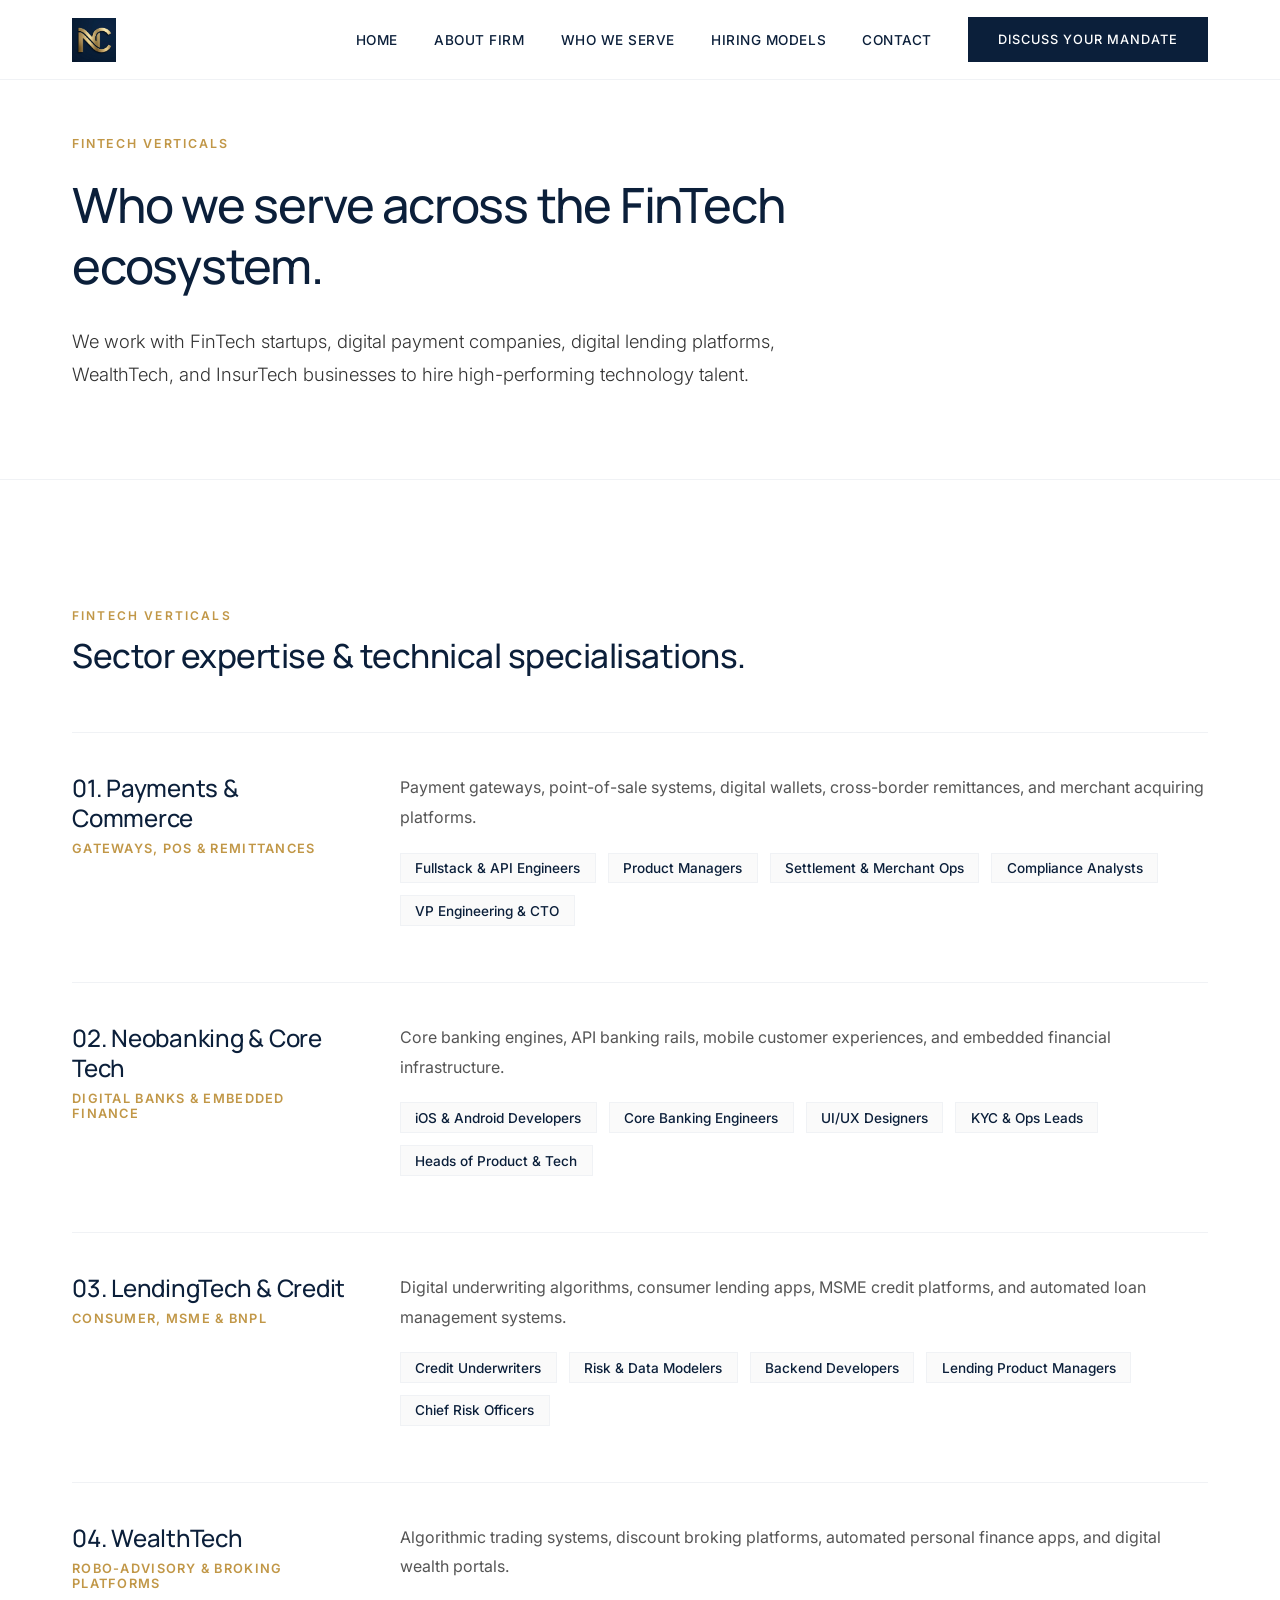
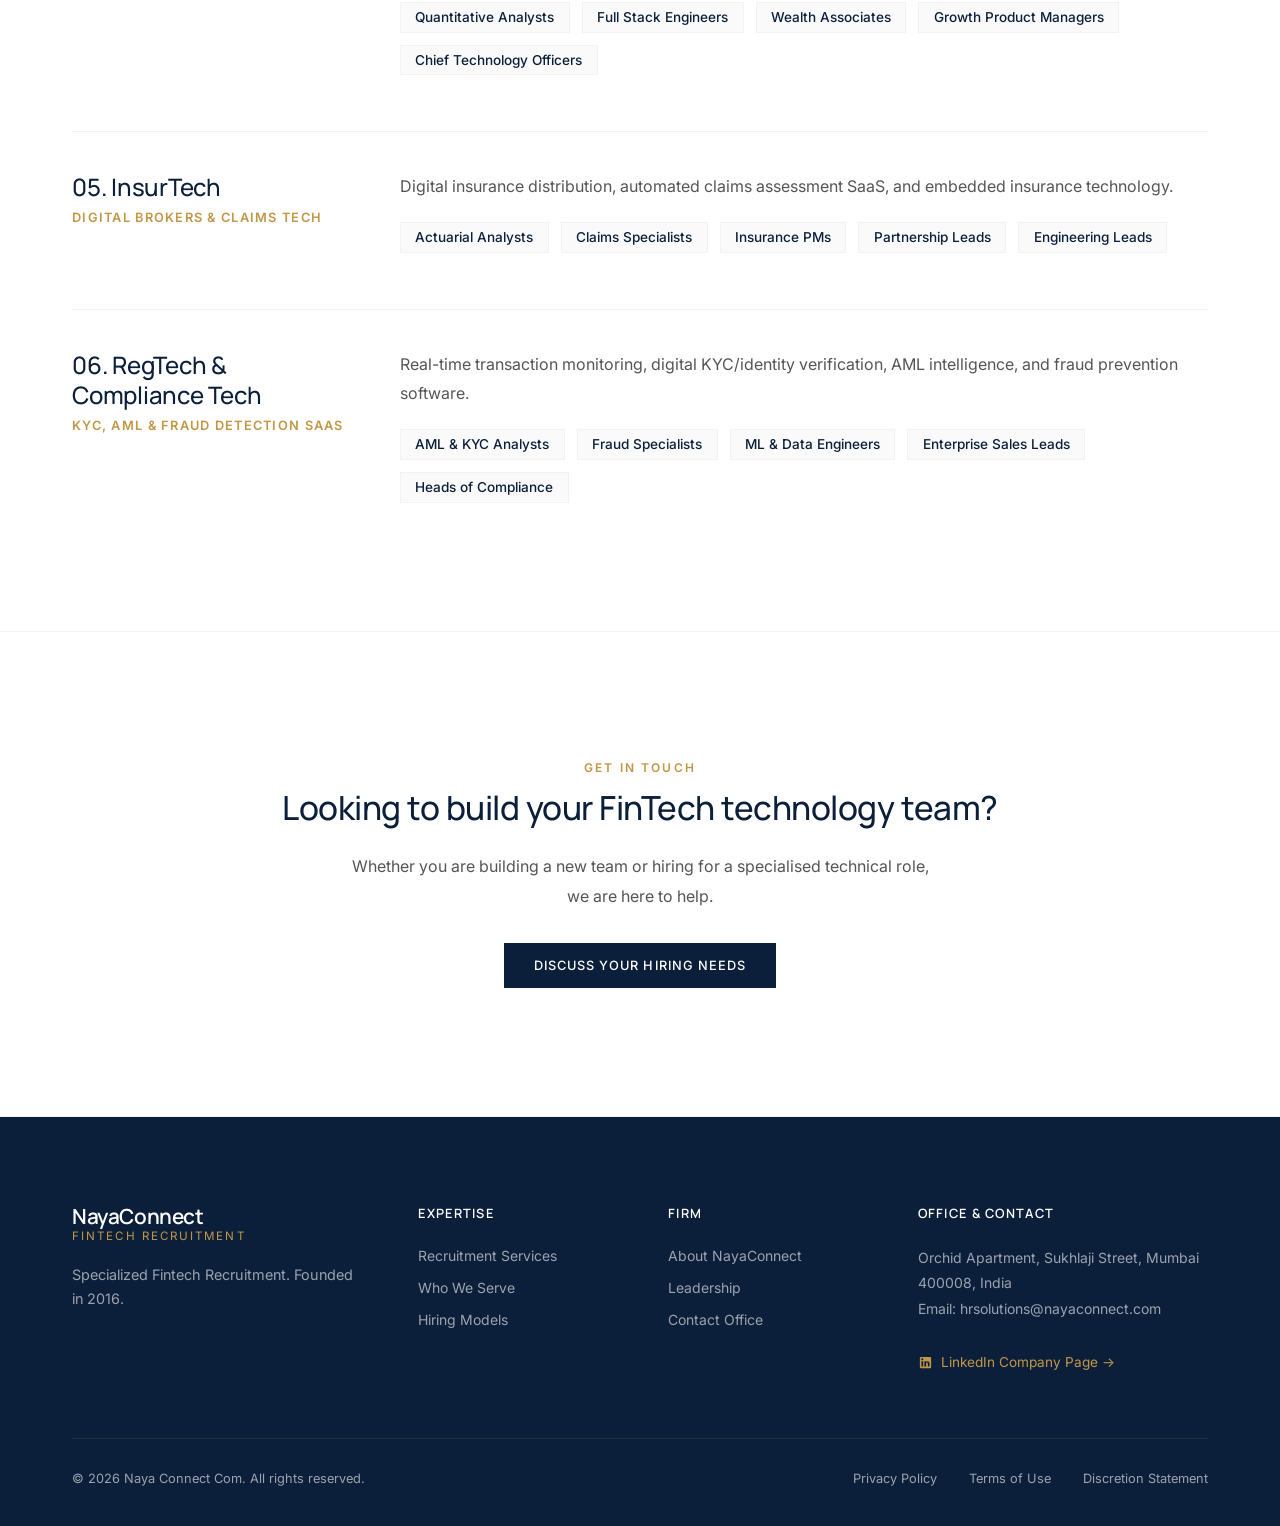
<file: industries.html>
<!DOCTYPE html>
<html lang="en">
<head>
  <meta charset="UTF-8">
  <meta name="viewport" content="width=device-width, initial-scale=1.0">
  <!-- RB2B Visitor Identification -->
  <script>!function(key) {if (window.reb2b) return;window.reb2b = {loaded: true};var s = document.createElement("script");s.async = true;s.src = "https://ddwl4m2hdecbv.cloudfront.net/b/" + key + "/" + key + ".js.gz";document.getElementsByTagName("script")[0].parentNode.insertBefore(s, document.getElementsByTagName("script")[0]);}("EN4M0HJ3DPOM");</script>
  <title>Who We Serve | FinTech Verticals & Specializations | NayaConnect</title>
  <meta name="description" content="Explore NayaConnect's FinTech verticals across Payments, Neobanking, LendingTech, WealthTech, InsurTech, RegTech, and Financial SaaS.">
  
  <!-- OpenGraph Metadata -->
  <meta property="og:title" content="Who We Serve | FinTech Verticals | NayaConnect">
  <meta property="og:description" content="Specialized FinTech recruitment across Payments, Neobanking, LendingTech, WealthTech, InsurTech, and RegTech.">
  <meta property="og:image" content="assets/logo.png">
  <meta property="og:type" content="website">

  <!-- Schema.org JSON-LD Structured Data -->
  <script type="application/ld+json">
  {
    "@context": "https://schema.org",
    "@type": "ExecutiveSearch",
    "name": "NayaConnect",
    "legalName": "Naya Connect Com",
    "url": "https://www.nayaconnect.com/industries.html",
    "logo": "https://www.nayaconnect.com/assets/logo.png",
    "foundingDate": "2016",
    "address": {
      "@type": "PostalAddress",
      "streetAddress": "Orchid Apartment, Sukhlaji Street",
      "addressLocality": "Mumbai",
      "postalCode": "400008",
      "addressCountry": "IN"
    },
    "email": "hrsolutions@nayaconnect.com"
  }
  </script>

  <link rel="canonical" href="https://www.nayaconnect.com/industries.html">
  <link rel="stylesheet" href="index.css">
  <link rel="icon" type="image/png" href="assets/logo.png">
  <style>
    .sector-detail-grid {
      display: flex;
      flex-direction: column;
      gap: 3.5rem;
      margin-top: 3rem;
    }
    .sector-block {
      border-top: 1px solid var(--color-border);
      padding-top: 2.5rem;
      display: grid;
      grid-template-columns: 280px 1fr;
      gap: 3rem;
    }
    .sector-block h3 {
      font-size: 1.5rem;
      color: var(--color-primary);
    }
    .sector-content p {
      margin-bottom: 1.25rem;
    }
    .sector-roles-list {
      list-style: none;
      display: flex;
      flex-wrap: wrap;
      gap: 0.75rem;
      margin-top: 1rem;
    }
    .sector-role-badge {
      background-color: #FAFAFA;
      border: 1px solid var(--color-border);
      padding: 0.4rem 0.9rem;
      font-size: 0.85rem;
      color: var(--color-primary);
    }
    @media (max-width: 900px) {
      .sector-block {
        grid-template-columns: 1fr;
        gap: 1.5rem;
      }
    }
  </style>
</head>
<body>

  <!-- Header Navigation -->
  <header class="header" id="header">
    <div class="container">
      <a href="index.html" class="logo-link" id="nav-logo-link">
        <img src="assets/logo.png" alt="NayaConnect - Fintech Recruitment" class="logo-img">
      </a>
      
      <button class="nav-toggle" id="nav-toggle" aria-label="Toggle Menu">
        <span></span>
        <span></span>
        <span></span>
      </button>

      <nav class="nav-menu" id="nav-menu">
        <button class="mobile-menu-close" id="mobile-menu-close" aria-label="Close Menu">&times;</button>
        <li class="nav-item"><a href="index.html">Home</a></li>
        <li class="nav-item"><a href="about.html">About Firm</a></li>
        <li class="nav-item active"><a href="industries.html">Who We Serve</a></li>
        <li class="nav-item"><a href="executive-search.html">Hiring Models</a></li>
        <li class="nav-item"><a href="contact.html">Contact</a></li>
        <a href="contact.html" class="btn btn-primary header-cta">Discuss Your Mandate</a>
      </nav>
    </div>
  </header>

  <!-- Page Hero -->
  <section class="hero subpage-hero" id="sectors-hero">
    <div class="container">
      <div class="hero-content fade-in-up">
        <span class="hero-tagline">FinTech Verticals</span>
        <h1 class="hero-title">Who we serve across the FinTech ecosystem.</h1>
        <p class="lead hero-desc">We work with FinTech startups, digital payment companies, digital lending platforms, WealthTech, and InsurTech businesses to hire high-performing technology talent.</p>
      </div>
    </div>
  </section>

  <!-- Detailed Sector Breakdown -->
  <section class="section-padding" id="sector-details">
    <div class="container">
      <div class="section-header fade-in-up">
        <span class="section-label">FinTech Verticals</span>
        <h2 class="section-title">Sector expertise &amp; technical specialisations.</h2>
      </div>

      <div class="sector-detail-grid fade-in-up delay-1">
        
        <!-- Practice 1: Payments & Digital Commerce -->
        <div class="sector-block">
          <div>
            <h3>01. Payments & Commerce</h3>
            <span style="font-size: 0.8rem; text-transform: uppercase; color: var(--color-accent); font-weight: 600; letter-spacing: 0.1em; display: block; margin-top: 0.5rem;">Gateways, POS & Remittances</span>
          </div>
          <div class="sector-content">
            <p>Payment gateways, point-of-sale systems, digital wallets, cross-border remittances, and merchant acquiring platforms.</p>
            <div class="sector-roles-list">
              <span class="sector-role-badge">Fullstack & API Engineers</span>
              <span class="sector-role-badge">Product Managers</span>
              <span class="sector-role-badge">Settlement & Merchant Ops</span>
              <span class="sector-role-badge">Compliance Analysts</span>
              <span class="sector-role-badge">VP Engineering & CTO</span>
            </div>
          </div>
        </div>

        <!-- Practice 2: Neobanking & Digital Banking Tech -->
        <div class="sector-block">
          <div>
            <h3>02. Neobanking & Core Tech</h3>
            <span style="font-size: 0.8rem; text-transform: uppercase; color: var(--color-accent); font-weight: 600; letter-spacing: 0.1em; display: block; margin-top: 0.5rem;">Digital Banks & Embedded Finance</span>
          </div>
          <div class="sector-content">
            <p>Core banking engines, API banking rails, mobile customer experiences, and embedded financial infrastructure.</p>
            <div class="sector-roles-list">
              <span class="sector-role-badge">iOS & Android Developers</span>
              <span class="sector-role-badge">Core Banking Engineers</span>
              <span class="sector-role-badge">UI/UX Designers</span>
              <span class="sector-role-badge">KYC & Ops Leads</span>
              <span class="sector-role-badge">Heads of Product & Tech</span>
            </div>
          </div>
        </div>

        <!-- Practice 3: LendingTech & Digital Credit -->
        <div class="sector-block">
          <div>
            <h3>03. LendingTech & Credit</h3>
            <span style="font-size: 0.8rem; text-transform: uppercase; color: var(--color-accent); font-weight: 600; letter-spacing: 0.1em; display: block; margin-top: 0.5rem;">Consumer, MSME & BNPL</span>
          </div>
          <div class="sector-content">
            <p>Digital underwriting algorithms, consumer lending apps, MSME credit platforms, and automated loan management systems.</p>
            <div class="sector-roles-list">
              <span class="sector-role-badge">Credit Underwriters</span>
              <span class="sector-role-badge">Risk & Data Modelers</span>
              <span class="sector-role-badge">Backend Developers</span>
              <span class="sector-role-badge">Lending Product Managers</span>
              <span class="sector-role-badge">Chief Risk Officers</span>
            </div>
          </div>
        </div>

        <!-- Practice 4: WealthTech & Investment Platforms -->
        <div class="sector-block">
          <div>
            <h3>04. WealthTech</h3>
            <span style="font-size: 0.8rem; text-transform: uppercase; color: var(--color-accent); font-weight: 600; letter-spacing: 0.1em; display: block; margin-top: 0.5rem;">Robo-Advisory & Broking Platforms</span>
          </div>
          <div class="sector-content">
            <p>Algorithmic trading systems, discount broking platforms, automated personal finance apps, and digital wealth portals.</p>
            <div class="sector-roles-list">
              <span class="sector-role-badge">Quantitative Analysts</span>
              <span class="sector-role-badge">Full Stack Engineers</span>
              <span class="sector-role-badge">Wealth Associates</span>
              <span class="sector-role-badge">Growth Product Managers</span>
              <span class="sector-role-badge">Chief Technology Officers</span>
            </div>
          </div>
        </div>

        <!-- Practice 5: InsurTech & Digital Insurance -->
        <div class="sector-block">
          <div>
            <h3>05. InsurTech</h3>
            <span style="font-size: 0.8rem; text-transform: uppercase; color: var(--color-accent); font-weight: 600; letter-spacing: 0.1em; display: block; margin-top: 0.5rem;">Digital Brokers & Claims Tech</span>
          </div>
          <div class="sector-content">
            <p>Digital insurance distribution, automated claims assessment SaaS, and embedded insurance technology.</p>
            <div class="sector-roles-list">
              <span class="sector-role-badge">Actuarial Analysts</span>
              <span class="sector-role-badge">Claims Specialists</span>
              <span class="sector-role-badge">Insurance PMs</span>
              <span class="sector-role-badge">Partnership Leads</span>
              <span class="sector-role-badge">Engineering Leads</span>
            </div>
          </div>
        </div>

        <!-- Practice 6: RegTech & Financial Crime Tech -->
        <div class="sector-block">
          <div>
            <h3>06. RegTech & Compliance Tech</h3>
            <span style="font-size: 0.8rem; text-transform: uppercase; color: var(--color-accent); font-weight: 600; letter-spacing: 0.1em; display: block; margin-top: 0.5rem;">KYC, AML & Fraud Detection SaaS</span>
          </div>
          <div class="sector-content">
            <p>Real-time transaction monitoring, digital KYC/identity verification, AML intelligence, and fraud prevention software.</p>
            <div class="sector-roles-list">
              <span class="sector-role-badge">AML & KYC Analysts</span>
              <span class="sector-role-badge">Fraud Specialists</span>
              <span class="sector-role-badge">ML & Data Engineers</span>
              <span class="sector-role-badge">Enterprise Sales Leads</span>
              <span class="sector-role-badge">Heads of Compliance</span>
            </div>
          </div>
        </div>

      </div>
    </div>
  </section>

  <!-- Contact CTA -->
  <section class="section-padding text-center">
    <div class="container fade-in-up">
      <span class="section-label">Get In Touch</span>
      <h2 style="margin-bottom: 1.5rem;">Looking to build your FinTech technology team?</h2>
      <p style="max-width: 600px; margin: 0 auto 2rem auto;">Whether you are building a new team or hiring for a specialised technical role, we are here to help.</p>
      <a href="contact.html" class="btn btn-primary">Discuss Your Hiring Needs</a>
    </div>
  </section>

  <!-- Footer -->
  <footer class="footer">
    <div class="container">
      <div class="footer-top">
        <div class="footer-brand">
          <div class="footer-wordmark">
            <span class="footer-wordmark-name">NayaConnect</span>
            <span class="footer-wordmark-sub">Fintech Recruitment</span>
          </div>
          <p class="footer-tagline">Specialized Fintech Recruitment. Founded in 2016.</p>
        </div>
        <div class="footer-links-col">
          <h4>Expertise</h4>
          <ul class="footer-links">
            <li><a href="executive-search.html">Recruitment Services</a></li>
            <li><a href="industries.html">Who We Serve</a></li>
            <li><a href="executive-search.html#models">Hiring Models</a></li>
          </ul>
        </div>
        <div class="footer-links-col">
          <h4>Firm</h4>
          <ul class="footer-links">
            <li><a href="about.html">About NayaConnect</a></li>
            <li><a href="about.html#leadership">Leadership</a></li>
            <li><a href="contact.html">Contact Office</a></li>
          </ul>
        </div>
        <div class="footer-subscribe-col">
          <h4>Office & Contact</h4>
          <p class="footer-subscribe-desc">Orchid Apartment, Sukhlaji Street, Mumbai 400008, India<br>Email: hrsolutions@nayaconnect.com</p>
          <a href="https://www.linkedin.com/company/nayaconnect.com/" target="_blank" rel="noopener" class="footer-social-link" style="display: inline-flex; align-items: center; gap: 0.5rem; color: var(--color-accent); font-size: 0.85rem; margin-top: 0.75rem; text-decoration: none;">
            <svg width="15" height="15" viewBox="0 0 24 24" fill="currentColor"><path d="M19 3a2 2 0 0 1 2 2v14a2 2 0 0 1-2 2H5a2 2 0 0 1-2-2V5a2 2 0 0 1 2-2h14m-.5 15.5v-5.3a3.26 3.26 0 0 0-3.26-3.26c-.85 0-1.84.52-2.28 1.3v-1.11h-2.79v8.37h2.79v-4.93c0-.77.62-1.4 1.39-1.4a1.4 1.4 0 0 1 1.4 1.4v4.93h2.75M6.88 8.56a1.68 1.68 0 0 0 1.68-1.68c0-.93-.75-1.69-1.68-1.69a1.69 1.69 0 0 0-1.69 1.69c0 .93.76 1.68 1.69 1.68m1.39 9.94v-8.37H5.5v8.37h2.77z"/></svg>
            LinkedIn Company Page &rarr;
          </a>
        </div>
      </div>
      
      <div class="footer-bottom">
        <span class="copyright">&copy; 2026 Naya Connect Com. All rights reserved.</span>
        <div class="footer-legal-links">
          <a href="privacy-policy.html">Privacy Policy</a>
          <a href="terms-of-use.html">Terms of Use</a>
          <a href="discretion-statement.html">Discretion Statement</a>
        </div>
      </div>
    </div>
  </footer>

  <!-- Confidential Mandate Modal Drawer -->
  <div class="modal-overlay" id="modal-overlay"></div>
  <div class="modal-drawer" id="modal-drawer">
    <button class="modal-close-btn" id="modal-close-btn" aria-label="Close modal">&times;</button>
    <span class="section-label">Confidential Mandate Inquiry</span>
    <h3 style="font-size: 1.5rem; margin-bottom: 0.75rem; color: var(--color-primary);">Discuss Your Hiring Needs</h3>
    <p style="font-size: 0.9rem; color: var(--color-text-muted); margin-bottom: 2rem;">Inquiries are routed directly to Managing Partner Azhar Khan under non-disclosure terms.</p>
    
    <form id="modal-inquiry-form">
      <div class="form-group">
        <label for="modal-name" class="form-label">Full Name</label>
        <input type="text" id="modal-name" name="name" class="form-control" placeholder="e.g. Alexander Vance" required>
      </div>
      <div class="form-group">
        <label for="modal-email" class="form-label">Corporate Email</label>
        <input type="email" id="modal-email" name="email" class="form-control" placeholder="e.g. alexander@vancebank.com" required>
      </div>
      <div class="form-group">
        <label for="modal-org" class="form-label">Organization</label>
        <input type="text" id="modal-org" name="org" class="form-control" placeholder="e.g. Vance Capital" required>
      </div>
      <div class="form-group">
        <label for="modal-sector" class="form-label">Sector of Interest</label>
        <select id="modal-sector" name="sector" class="form-control" required>
          <option value="" disabled selected>Select financial sector...</option>
          <option value="banking">Banks</option>
          <option value="nbfc">NBFCs</option>
          <option value="fintech">FinTechs</option>
          <option value="wealth">Wealth Management Firms</option>
          <option value="asset">Asset Managers</option>
          <option value="insurance">Insurance Companies</option>
          <option value="investment">Investment Firms</option>
        </select>
      </div>
      <div class="form-group">
        <label for="modal-message" class="form-label">Mandate Outline</label>
        <textarea id="modal-message" name="message" class="form-control" placeholder="Describe the FinTech role, hiring mandate, or talent requirements across any level..." required></textarea>
      </div>
      <button type="submit" class="btn btn-primary" style="width: 100%; border: none;">Submit Confidential Inquiry</button>
      <p class="privacy-notice">&bull; All communications are protected under partner-level confidentiality.</p>
    </form>
  </div>

  <script src="index.js"></script>
</body>
</html>
</file>
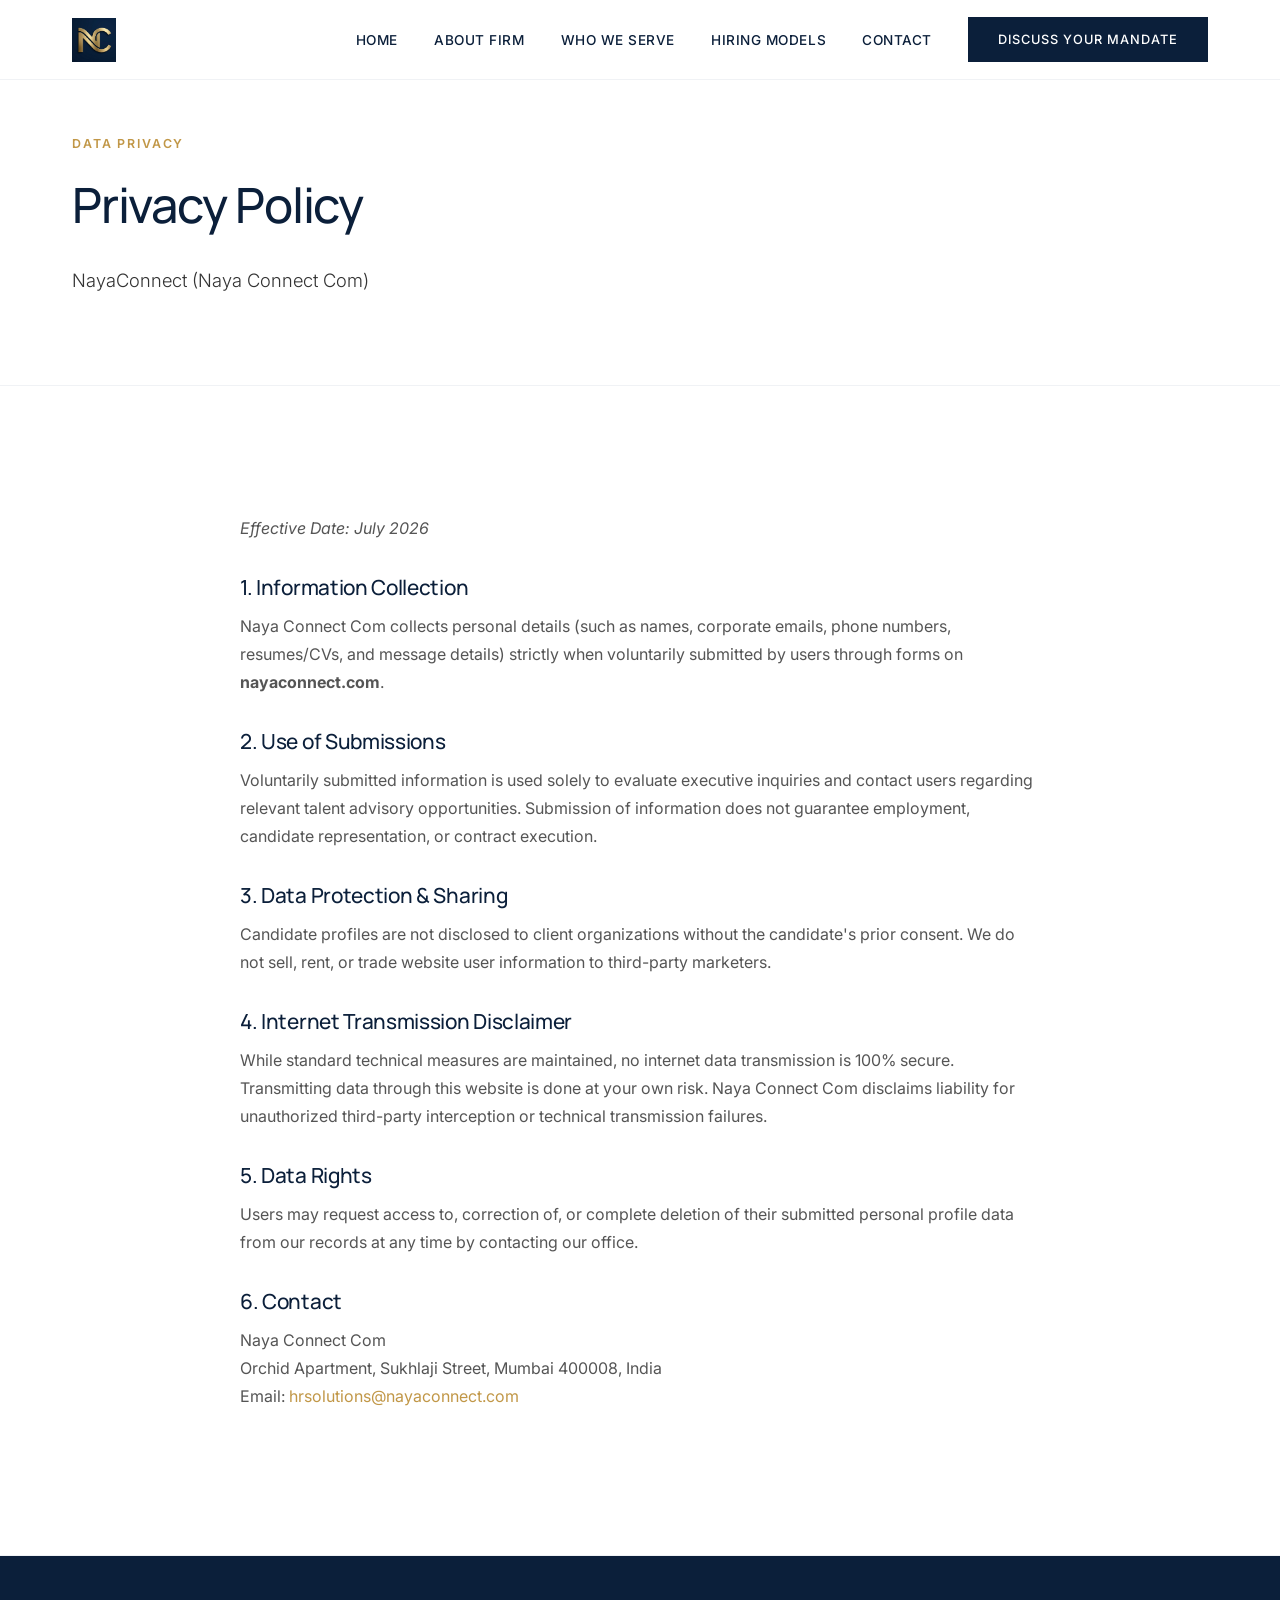
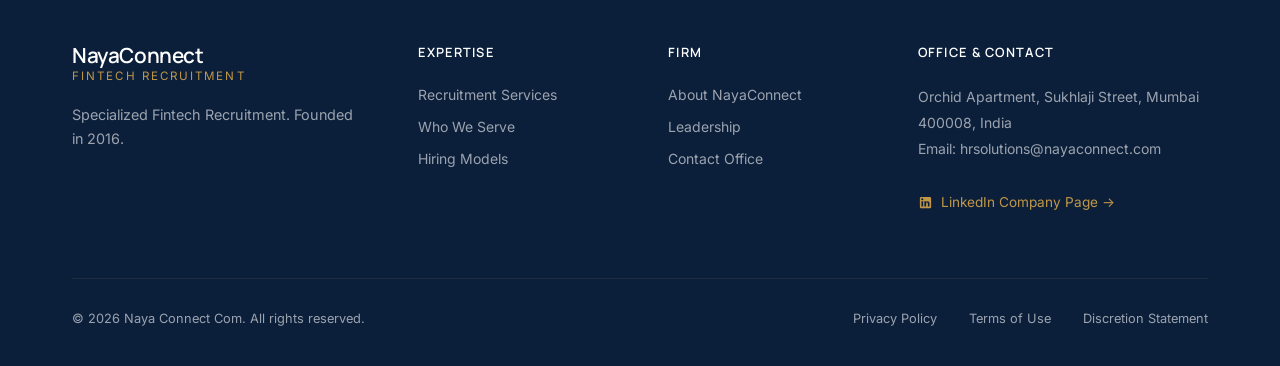
<file: privacy-policy.html>
<!DOCTYPE html>
<html lang="en">
<head>
  <meta charset="UTF-8">
  <meta name="viewport" content="width=device-width, initial-scale=1.0">
  <!-- RB2B Visitor Identification -->
  <script>!function(key) {if (window.reb2b) return;window.reb2b = {loaded: true};var s = document.createElement("script");s.async = true;s.src = "https://ddwl4m2hdecbv.cloudfront.net/b/" + key + "/" + key + ".js.gz";document.getElementsByTagName("script")[0].parentNode.insertBefore(s, document.getElementsByTagName("script")[0]);}("EN4M0HJ3DPOM");</script>
  <title>Privacy Policy | NayaConnect</title>
  <meta name="description" content="Privacy Policy for NayaConnect (Naya Connect Com). Data handling, recruitment submissions, and user rights.">
  
  <!-- OpenGraph Metadata -->
  <meta property="og:title" content="Privacy Policy | NayaConnect">
  <meta property="og:description" content="Privacy Policy for NayaConnect (Naya Connect Com).">
  <meta property="og:image" content="assets/logo.png">
  <meta property="og:type" content="website">

  <link rel="canonical" href="https://www.nayaconnect.com/privacy-policy.html">
  <link rel="stylesheet" href="index.css">
  <link rel="icon" type="image/png" href="assets/logo.png">
  <style>
    .legal-content {
      max-width: 800px;
      margin: 0 auto;
    }
    .legal-content h2 {
      font-size: 1.3rem;
      margin: 2rem 0 0.75rem 0;
      color: var(--color-primary);
    }
    .legal-content p {
      margin-bottom: 1.1rem;
      line-height: 1.75;
    }
  </style>
</head>
<body>

  <!-- Header Navigation -->
  <header class="header" id="header">
    <div class="container">
      <a href="index.html" class="logo-link" id="nav-logo-link">
        <img src="assets/logo.png" alt="NayaConnect - Fintech Recruitment" class="logo-img">
      </a>
      
      <button class="nav-toggle" id="nav-toggle" aria-label="Toggle Menu">
        <span></span>
        <span></span>
        <span></span>
      </button>

      <nav class="nav-menu" id="nav-menu">
        <button class="mobile-menu-close" id="mobile-menu-close" aria-label="Close Menu">&times;</button>
        <li class="nav-item"><a href="index.html">Home</a></li>
        <li class="nav-item"><a href="about.html">About Firm</a></li>
        <li class="nav-item"><a href="industries.html">Who We Serve</a></li>
        <li class="nav-item"><a href="executive-search.html">Hiring Models</a></li>
        <li class="nav-item"><a href="contact.html">Contact</a></li>
        <a href="contact.html" class="btn btn-primary header-cta">Discuss Your Mandate</a>
      </nav>
    </div>
  </header>

  <!-- Page Hero -->
  <section class="hero subpage-hero" id="privacy-hero">
    <div class="container">
      <div class="hero-content fade-in-up">
        <span class="hero-tagline">Data Privacy</span>
        <h1 class="hero-title">Privacy Policy</h1>
        <p class="lead hero-desc">NayaConnect (Naya Connect Com)</p>
      </div>
    </div>
  </section>

  <!-- Legal Body Content -->
  <section class="section-padding">
    <div class="container">
      <div class="legal-content fade-in-up">
        <p><em>Effective Date: July 2026</em></p>
        
        <h2>1. Information Collection</h2>
        <p>Naya Connect Com collects personal details (such as names, corporate emails, phone numbers, resumes/CVs, and message details) strictly when voluntarily submitted by users through forms on <strong>nayaconnect.com</strong>.</p>

        <h2>2. Use of Submissions</h2>
        <p>Voluntarily submitted information is used solely to evaluate executive inquiries and contact users regarding relevant talent advisory opportunities. Submission of information does not guarantee employment, candidate representation, or contract execution.</p>

        <h2>3. Data Protection & Sharing</h2>
        <p>Candidate profiles are not disclosed to client organizations without the candidate's prior consent. We do not sell, rent, or trade website user information to third-party marketers.</p>

        <h2>4. Internet Transmission Disclaimer</h2>
        <p>While standard technical measures are maintained, no internet data transmission is 100% secure. Transmitting data through this website is done at your own risk. Naya Connect Com disclaims liability for unauthorized third-party interception or technical transmission failures.</p>

        <h2>5. Data Rights</h2>
        <p>Users may request access to, correction of, or complete deletion of their submitted personal profile data from our records at any time by contacting our office.</p>

        <h2>6. Contact</h2>
        <p>Naya Connect Com<br>
        Orchid Apartment, Sukhlaji Street, Mumbai 400008, India<br>
        Email: <a href="mailto:hrsolutions@nayaconnect.com" style="color: var(--color-accent);">hrsolutions@nayaconnect.com</a></p>
      </div>
    </div>
  </section>

  <!-- Footer -->
  <footer class="footer">
    <div class="container">
      <div class="footer-top">
        <div class="footer-brand">
          <div class="footer-wordmark">
            <span class="footer-wordmark-name">NayaConnect</span>
            <span class="footer-wordmark-sub">Fintech Recruitment</span>
          </div>
          <p class="footer-tagline">Specialized Fintech Recruitment. Founded in 2016.</p>
        </div>
        <div class="footer-links-col">
          <h4>Expertise</h4>
          <ul class="footer-links">
            <li><a href="executive-search.html">Recruitment Services</a></li>
            <li><a href="industries.html">Who We Serve</a></li>
            <li><a href="executive-search.html#models">Hiring Models</a></li>
          </ul>
        </div>
        <div class="footer-links-col">
          <h4>Firm</h4>
          <ul class="footer-links">
            <li><a href="about.html">About NayaConnect</a></li>
            <li><a href="about.html#leadership">Leadership</a></li>
            <li><a href="contact.html">Contact Office</a></li>
          </ul>
        </div>
        <div class="footer-subscribe-col">
          <h4>Office & Contact</h4>
          <p class="footer-subscribe-desc">Orchid Apartment, Sukhlaji Street, Mumbai 400008, India<br>Email: hrsolutions@nayaconnect.com</p>
          <a href="https://www.linkedin.com/company/nayaconnect.com/" target="_blank" rel="noopener" class="footer-social-link" style="display: inline-flex; align-items: center; gap: 0.5rem; color: var(--color-accent); font-size: 0.85rem; margin-top: 0.75rem; text-decoration: none;">
            <svg width="15" height="15" viewBox="0 0 24 24" fill="currentColor"><path d="M19 3a2 2 0 0 1 2 2v14a2 2 0 0 1-2 2H5a2 2 0 0 1-2-2V5a2 2 0 0 1 2-2h14m-.5 15.5v-5.3a3.26 3.26 0 0 0-3.26-3.26c-.85 0-1.84.52-2.28 1.3v-1.11h-2.79v8.37h2.79v-4.93c0-.77.62-1.4 1.39-1.4a1.4 1.4 0 0 1 1.4 1.4v4.93h2.75M6.88 8.56a1.68 1.68 0 0 0 1.68-1.68c0-.93-.75-1.69-1.68-1.69a1.69 1.69 0 0 0-1.69 1.69c0 .93.76 1.68 1.69 1.68m1.39 9.94v-8.37H5.5v8.37h2.77z"/></svg>
            LinkedIn Company Page &rarr;
          </a>
        </div>
      </div>
      
      <div class="footer-bottom">
        <span class="copyright">&copy; 2026 Naya Connect Com. All rights reserved.</span>
        <div class="footer-legal-links">
          <a href="privacy-policy.html">Privacy Policy</a>
          <a href="terms-of-use.html">Terms of Use</a>
          <a href="discretion-statement.html">Discretion Statement</a>
        </div>
      </div>
    </div>
  </footer>

  <!-- Confidential Mandate Modal Drawer -->
  <div class="modal-overlay" id="modal-overlay"></div>
  <div class="modal-drawer" id="modal-drawer">
    <button class="modal-close-btn" id="modal-close-btn" aria-label="Close modal">&times;</button>
    <span class="section-label">Confidential Mandate Inquiry</span>
    <h3 style="font-size: 1.5rem; margin-bottom: 0.75rem; color: var(--color-primary);">Discuss Your Hiring Needs</h3>
    <p style="font-size: 0.9rem; color: var(--color-text-muted); margin-bottom: 2rem;">Inquiries are routed directly to Managing Partner Azhar Khan under non-disclosure terms.</p>
    
    <form id="modal-inquiry-form">
      <div class="form-group">
        <label for="modal-name" class="form-label">Full Name</label>
        <input type="text" id="modal-name" name="name" class="form-control" placeholder="e.g. Alexander Vance" required>
      </div>
      <div class="form-group">
        <label for="modal-email" class="form-label">Corporate Email</label>
        <input type="email" id="modal-email" name="email" class="form-control" placeholder="e.g. alexander@vancebank.com" required>
      </div>
      <div class="form-group">
        <label for="modal-org" class="form-label">Organization</label>
        <input type="text" id="modal-org" name="org" class="form-control" placeholder="e.g. Vance Capital" required>
      </div>
      <div class="form-group">
        <label for="modal-sector" class="form-label">Sector of Interest</label>
        <select id="modal-sector" name="sector" class="form-control" required>
          <option value="" disabled selected>Select financial sector...</option>
          <option value="banking">Banks</option>
          <option value="nbfc">NBFCs</option>
          <option value="fintech">FinTechs</option>
          <option value="wealth">Wealth Management Firms</option>
          <option value="asset">Asset Managers</option>
          <option value="insurance">Insurance Companies</option>
          <option value="investment">Investment Firms</option>
        </select>
      </div>
      <div class="form-group">
        <label for="modal-message" class="form-label">Mandate Outline</label>
        <textarea id="modal-message" name="message" class="form-control" placeholder="Describe the FinTech role, hiring mandate, or talent requirements across any level..." required></textarea>
      </div>
      <button type="submit" class="btn btn-primary" style="width: 100%; border: none;">Submit Confidential Inquiry</button>
      <p class="privacy-notice">&bull; All communications are protected under partner-level confidentiality.</p>
    </form>
  </div>

  <script src="index.js"></script>
</body>
</html>
</file>
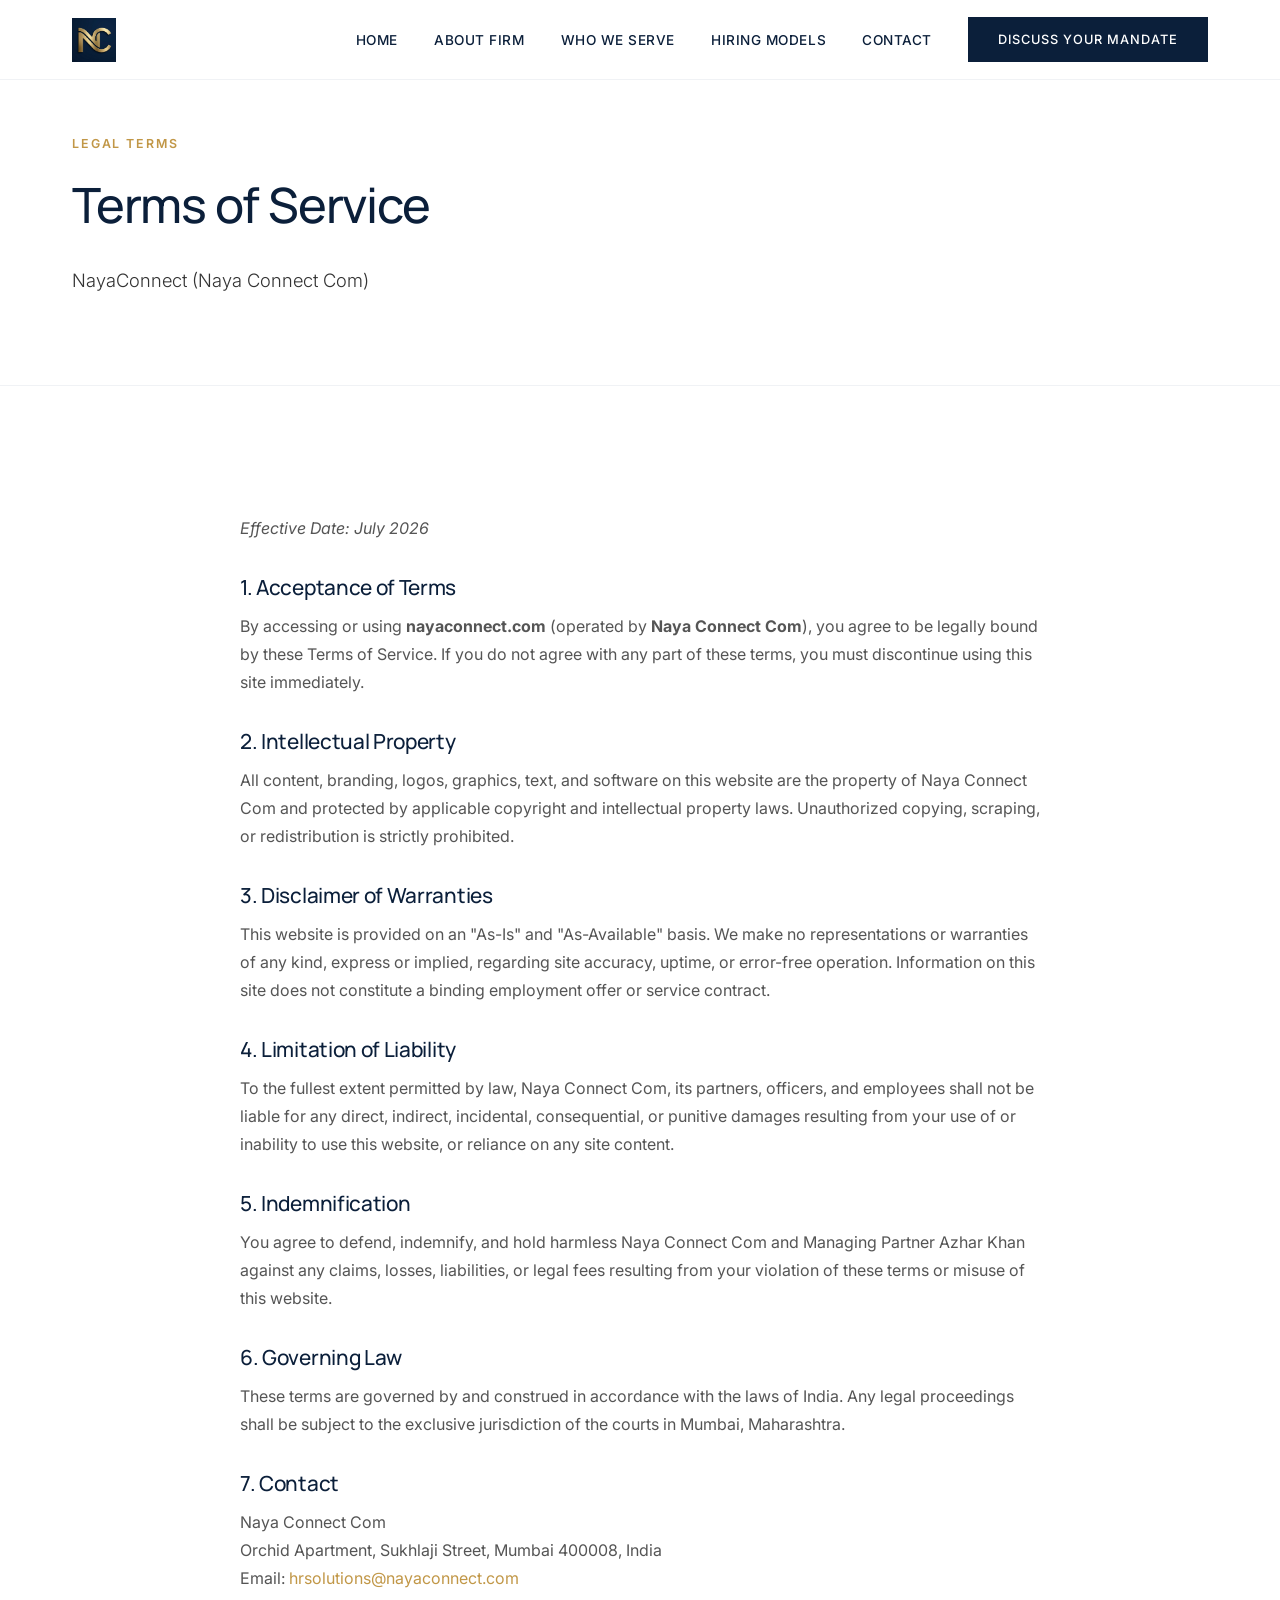
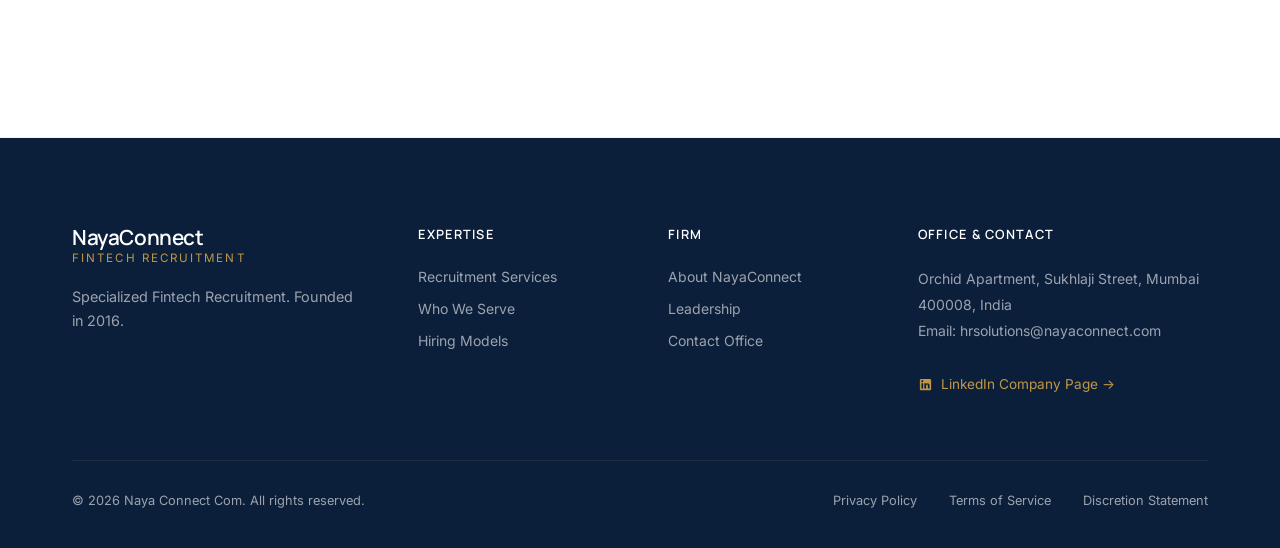
<file: terms-of-service.html>
<!DOCTYPE html>
<html lang="en">
<head>
  <meta charset="UTF-8">
  <meta name="viewport" content="width=device-width, initial-scale=1.0">
  <!-- RB2B Visitor Identification -->
  <script>!function(key) {if (window.reb2b) return;window.reb2b = {loaded: true};var s = document.createElement("script");s.async = true;s.src = "https://ddwl4m2hdecbv.cloudfront.net/b/" + key + "/" + key + ".js.gz";document.getElementsByTagName("script")[0].parentNode.insertBefore(s, document.getElementsByTagName("script")[0]);}("EN4M0HJ3DPOM");</script>
  <title>Terms of Service | NayaConnect</title>
  <meta name="description" content="Terms of Service for NayaConnect (Naya Connect Com). Disclaimers, intellectual property, and limitation of liability.">
  
  <!-- OpenGraph Metadata -->
  <meta property="og:title" content="Terms of Service | NayaConnect">
  <meta property="og:description" content="Terms of Service for NayaConnect (Naya Connect Com).">
  <meta property="og:image" content="assets/logo.png">
  <meta property="og:type" content="website">

  <link rel="stylesheet" href="index.css">
  <link rel="icon" type="image/png" href="assets/logo.png">
  <style>
    .legal-content {
      max-width: 800px;
      margin: 0 auto;
    }
    .legal-content h2 {
      font-size: 1.3rem;
      margin: 2rem 0 0.75rem 0;
      color: var(--color-primary);
    }
    .legal-content p {
      margin-bottom: 1.1rem;
      line-height: 1.75;
    }
  </style>
</head>
<body>

  <!-- Header Navigation -->
  <header class="header" id="header">
    <div class="container">
      <a href="index.html" class="logo-link" id="nav-logo-link">
        <img src="assets/logo.png" alt="NayaConnect - Fintech Recruitment" class="logo-img">
      </a>
      
      <button class="nav-toggle" id="nav-toggle" aria-label="Toggle Menu">
        <span></span>
        <span></span>
        <span></span>
      </button>

      <nav class="nav-menu" id="nav-menu">
        <li class="nav-item"><a href="index.html">Home</a></li>
        <li class="nav-item"><a href="about.html">About Firm</a></li>
        <li class="nav-item"><a href="industries.html">Who We Serve</a></li>
        <li class="nav-item"><a href="executive-search.html">Hiring Models</a></li>
        <li class="nav-item"><a href="contact.html">Contact</a></li>
        <a href="contact.html" class="btn btn-primary header-cta">Discuss Your Mandate</a>
      </nav>
    </div>
  </header>

  <!-- Page Hero -->
  <section class="hero subpage-hero" id="terms-hero">
    <div class="container">
      <div class="hero-content fade-in-up">
        <span class="hero-tagline">Legal Terms</span>
        <h1 class="hero-title">Terms of Service</h1>
        <p class="lead hero-desc">NayaConnect (Naya Connect Com)</p>
      </div>
    </div>
  </section>

  <!-- Legal Body Content -->
  <section class="section-padding">
    <div class="container">
      <div class="legal-content fade-in-up">
        <p><em>Effective Date: July 2026</em></p>
        
        <h2>1. Acceptance of Terms</h2>
        <p>By accessing or using <strong>nayaconnect.com</strong> (operated by <strong>Naya Connect Com</strong>), you agree to be legally bound by these Terms of Service. If you do not agree with any part of these terms, you must discontinue using this site immediately.</p>

        <h2>2. Intellectual Property</h2>
        <p>All content, branding, logos, graphics, text, and software on this website are the property of Naya Connect Com and protected by applicable copyright and intellectual property laws. Unauthorized copying, scraping, or redistribution is strictly prohibited.</p>

        <h2>3. Disclaimer of Warranties</h2>
        <p>This website is provided on an "As-Is" and "As-Available" basis. We make no representations or warranties of any kind, express or implied, regarding site accuracy, uptime, or error-free operation. Information on this site does not constitute a binding employment offer or service contract.</p>

        <h2>4. Limitation of Liability</h2>
        <p>To the fullest extent permitted by law, Naya Connect Com, its partners, officers, and employees shall not be liable for any direct, indirect, incidental, consequential, or punitive damages resulting from your use of or inability to use this website, or reliance on any site content.</p>

        <h2>5. Indemnification</h2>
        <p>You agree to defend, indemnify, and hold harmless Naya Connect Com and Managing Partner Azhar Khan against any claims, losses, liabilities, or legal fees resulting from your violation of these terms or misuse of this website.</p>

        <h2>6. Governing Law</h2>
        <p>These terms are governed by and construed in accordance with the laws of India. Any legal proceedings shall be subject to the exclusive jurisdiction of the courts in Mumbai, Maharashtra.</p>

        <h2>7. Contact</h2>
        <p>Naya Connect Com<br>
        Orchid Apartment, Sukhlaji Street, Mumbai 400008, India<br>
        Email: <a href="mailto:hrsolutions@nayaconnect.com" style="color: var(--color-accent);">hrsolutions@nayaconnect.com</a></p>
      </div>
    </div>
  </section>

  <!-- Footer -->
  <footer class="footer">
    <div class="container">
      <div class="footer-top">
        <div class="footer-brand">
          <div class="footer-wordmark">
            <span class="footer-wordmark-name">NayaConnect</span>
            <span class="footer-wordmark-sub">Fintech Recruitment</span>
          </div>
          <p class="footer-tagline">Specialized Fintech Recruitment. Founded in 2016.</p>
        </div>
        <div class="footer-links-col">
          <h4>Expertise</h4>
          <ul class="footer-links">
            <li><a href="executive-search.html">Recruitment Services</a></li>
            <li><a href="industries.html">Who We Serve</a></li>
            <li><a href="executive-search.html#models">Hiring Models</a></li>
          </ul>
        </div>
        <div class="footer-links-col">
          <h4>Firm</h4>
          <ul class="footer-links">
            <li><a href="about.html">About NayaConnect</a></li>
            <li><a href="about.html#leadership">Leadership</a></li>
            <li><a href="contact.html">Contact Office</a></li>
          </ul>
        </div>
        <div class="footer-subscribe-col">
          <h4>Office & Contact</h4>
          <p class="footer-subscribe-desc">Orchid Apartment, Sukhlaji Street, Mumbai 400008, India<br>Email: hrsolutions@nayaconnect.com</p>
          <a href="https://www.linkedin.com/company/nayaconnect.com/" target="_blank" rel="noopener" class="footer-social-link" style="display: inline-flex; align-items: center; gap: 0.5rem; color: var(--color-accent); font-size: 0.85rem; margin-top: 0.75rem; text-decoration: none;">
            <svg width="15" height="15" viewBox="0 0 24 24" fill="currentColor"><path d="M19 3a2 2 0 0 1 2 2v14a2 2 0 0 1-2 2H5a2 2 0 0 1-2-2V5a2 2 0 0 1 2-2h14m-.5 15.5v-5.3a3.26 3.26 0 0 0-3.26-3.26c-.85 0-1.84.52-2.28 1.3v-1.11h-2.79v8.37h2.79v-4.93c0-.77.62-1.4 1.39-1.4a1.4 1.4 0 0 1 1.4 1.4v4.93h2.75M6.88 8.56a1.68 1.68 0 0 0 1.68-1.68c0-.93-.75-1.69-1.68-1.69a1.69 1.69 0 0 0-1.69 1.69c0 .93.76 1.68 1.69 1.68m1.39 9.94v-8.37H5.5v8.37h2.77z"/></svg>
            LinkedIn Company Page &rarr;
          </a>
        </div>
      </div>
      
      <div class="footer-bottom">
        <span class="copyright">&copy; 2026 Naya Connect Com. All rights reserved.</span>
        <div class="footer-legal-links">
          <a href="privacy-policy.html">Privacy Policy</a>
          <a href="terms-of-service.html">Terms of Service</a>
          <a href="discretion-statement.html">Discretion Statement</a>
        </div>
      </div>
    </div>
  </footer>

  <!-- Confidential Mandate Modal Drawer -->
  <div class="modal-overlay" id="modal-overlay"></div>
  <div class="modal-drawer" id="modal-drawer">
    <button class="modal-close-btn" id="modal-close-btn" aria-label="Close modal">&times;</button>
    <span class="section-label">Confidential Mandate Inquiry</span>
    <h3 style="font-size: 1.5rem; margin-bottom: 0.75rem; color: var(--color-primary);">Discuss Your Hiring Needs</h3>
    <p style="font-size: 0.9rem; color: var(--color-text-muted); margin-bottom: 2rem;">Inquiries are routed directly to Managing Partner Azhar Khan under non-disclosure terms.</p>
    
    <form id="modal-inquiry-form">
      <div class="form-group">
        <label for="modal-name" class="form-label">Full Name</label>
        <input type="text" id="modal-name" name="name" class="form-control" placeholder="e.g. Alexander Vance" required>
      </div>
      <div class="form-group">
        <label for="modal-email" class="form-label">Corporate Email</label>
        <input type="email" id="modal-email" name="email" class="form-control" placeholder="e.g. alexander@vancebank.com" required>
      </div>
      <div class="form-group">
        <label for="modal-org" class="form-label">Organization</label>
        <input type="text" id="modal-org" name="org" class="form-control" placeholder="e.g. Vance Capital" required>
      </div>
      <div class="form-group">
        <label for="modal-sector" class="form-label">Sector of Interest</label>
        <select id="modal-sector" name="sector" class="form-control" required>
          <option value="" disabled selected>Select financial sector...</option>
          <option value="banking">Banks</option>
          <option value="nbfc">NBFCs</option>
          <option value="fintech">FinTechs</option>
          <option value="wealth">Wealth Management Firms</option>
          <option value="asset">Asset Managers</option>
          <option value="insurance">Insurance Companies</option>
          <option value="investment">Investment Firms</option>
        </select>
      </div>
      <div class="form-group">
        <label for="modal-message" class="form-label">Mandate Outline</label>
        <textarea id="modal-message" name="message" class="form-control" placeholder="Describe the FinTech role, hiring mandate, or talent requirements across any level..." required></textarea>
      </div>
      <button type="submit" class="btn btn-primary" style="width: 100%; border: none;">Submit Confidential Inquiry</button>
      <p class="privacy-notice">&bull; All communications are protected under partner-level confidentiality.</p>
    </form>
  </div>

  <script src="index.js"></script>
</body>
</html>
</file>
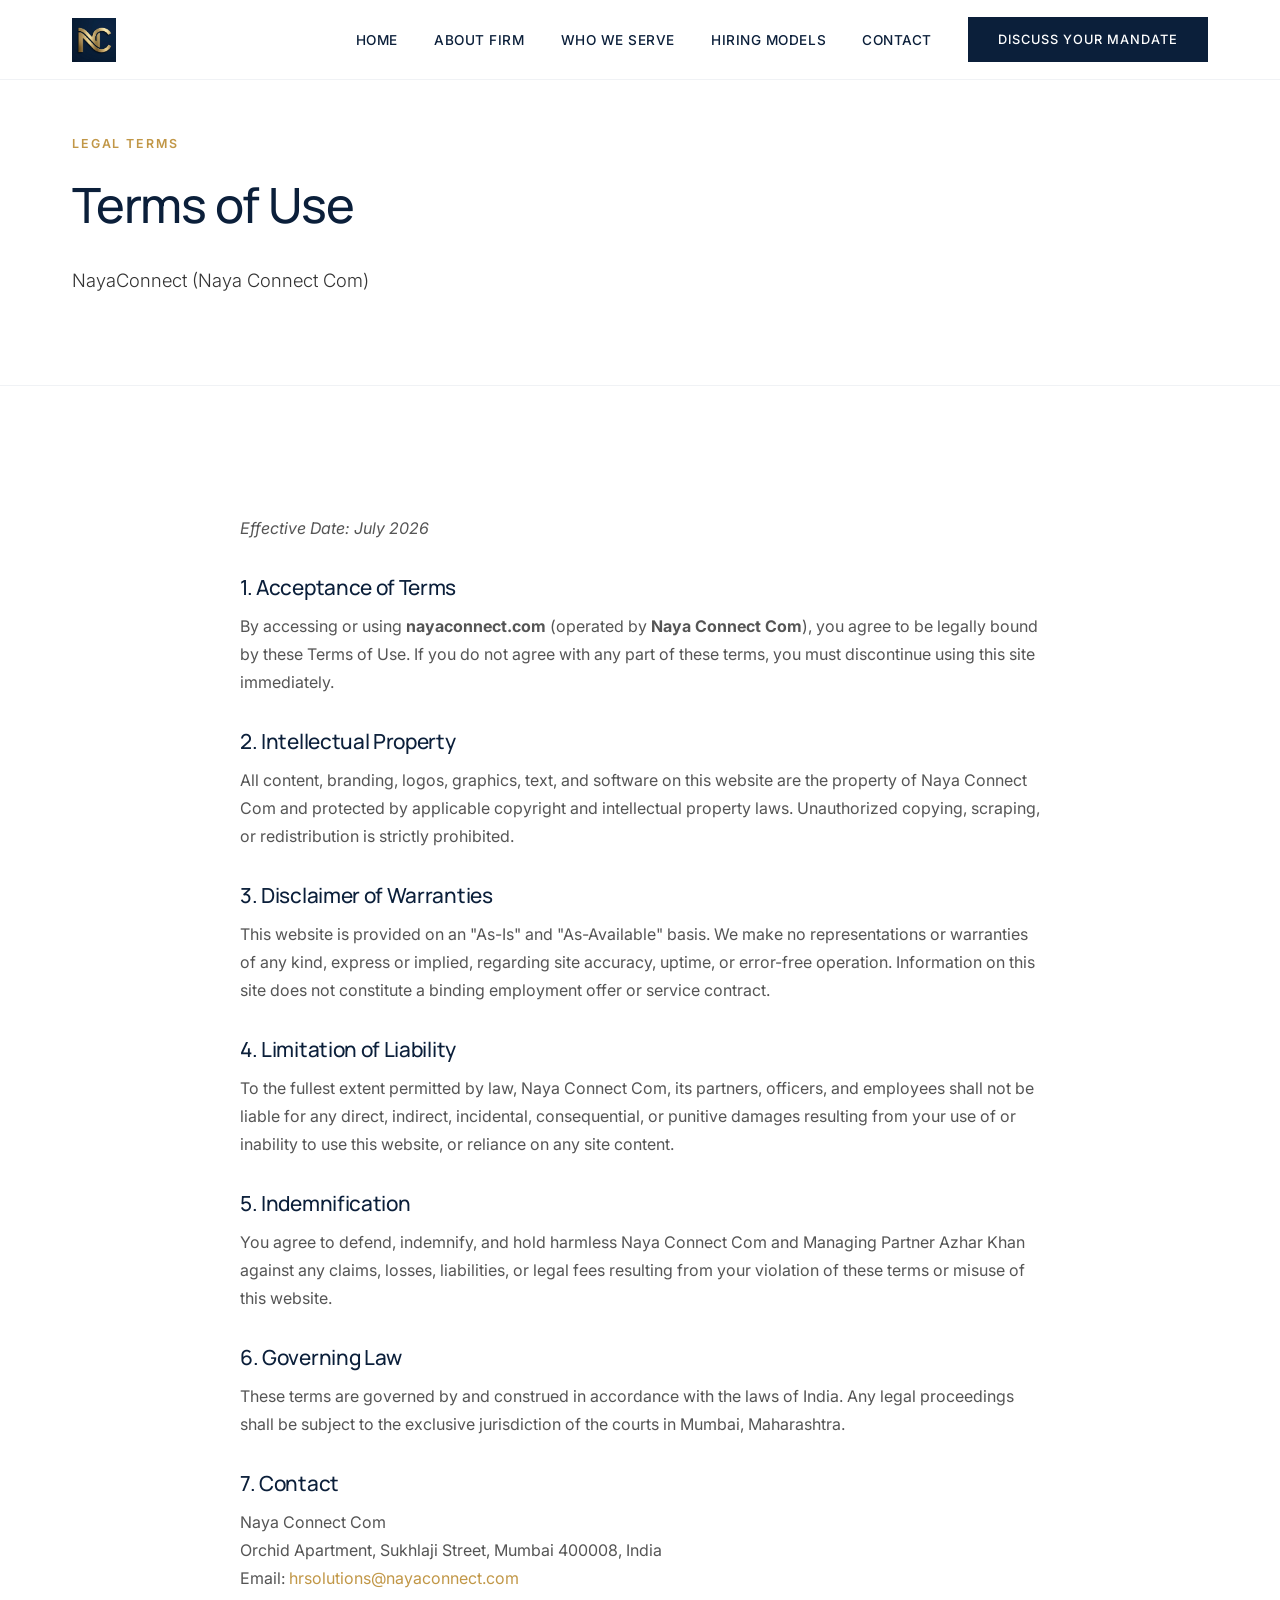
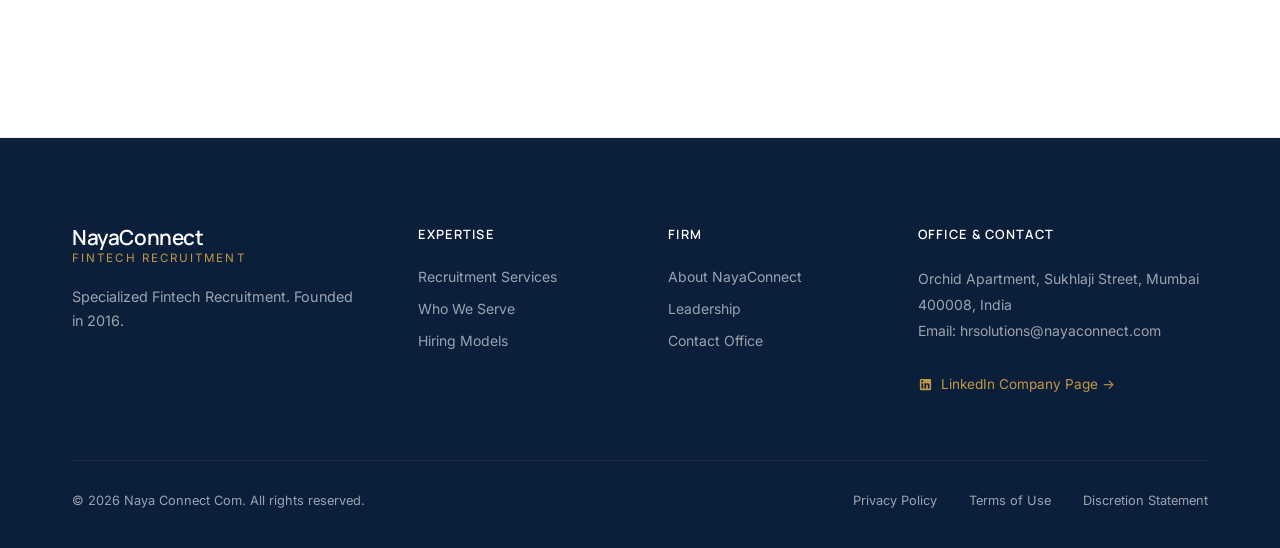
<file: terms-of-use.html>
<!DOCTYPE html>
<html lang="en">
<head>
  <meta charset="UTF-8">
  <meta name="viewport" content="width=device-width, initial-scale=1.0">
  <!-- RB2B Visitor Identification -->
  <script>!function(key) {if (window.reb2b) return;window.reb2b = {loaded: true};var s = document.createElement("script");s.async = true;s.src = "https://ddwl4m2hdecbv.cloudfront.net/b/" + key + "/" + key + ".js.gz";document.getElementsByTagName("script")[0].parentNode.insertBefore(s, document.getElementsByTagName("script")[0]);}("EN4M0HJ3DPOM");</script>
  <title>Terms of Use | NayaConnect</title>
  <meta name="description" content="Terms of Use for NayaConnect (Naya Connect Com). Disclaimers, intellectual property, and limitation of liability.">
  
  <!-- OpenGraph Metadata -->
  <meta property="og:title" content="Terms of Use | NayaConnect">
  <meta property="og:description" content="Terms of Use for NayaConnect (Naya Connect Com).">
  <meta property="og:image" content="assets/logo.png">
  <meta property="og:type" content="website">

  <link rel="canonical" href="https://www.nayaconnect.com/terms-of-use.html">
  <link rel="stylesheet" href="index.css">
  <link rel="icon" type="image/png" href="assets/logo.png">
  <style>
    .legal-content {
      max-width: 800px;
      margin: 0 auto;
    }
    .legal-content h2 {
      font-size: 1.3rem;
      margin: 2rem 0 0.75rem 0;
      color: var(--color-primary);
    }
    .legal-content p {
      margin-bottom: 1.1rem;
      line-height: 1.75;
    }
  </style>
</head>
<body>

  <!-- Header Navigation -->
  <header class="header" id="header">
    <div class="container">
      <a href="index.html" class="logo-link" id="nav-logo-link">
        <img src="assets/logo.png" alt="NayaConnect - Fintech Recruitment" class="logo-img">
      </a>
      
      <button class="nav-toggle" id="nav-toggle" aria-label="Toggle Menu">
        <span></span>
        <span></span>
        <span></span>
      </button>

      <nav class="nav-menu" id="nav-menu">
        <button class="mobile-menu-close" id="mobile-menu-close" aria-label="Close Menu">&times;</button>
        <li class="nav-item"><a href="index.html">Home</a></li>
        <li class="nav-item"><a href="about.html">About Firm</a></li>
        <li class="nav-item"><a href="industries.html">Who We Serve</a></li>
        <li class="nav-item"><a href="executive-search.html">Hiring Models</a></li>
        <li class="nav-item"><a href="contact.html">Contact</a></li>
        <a href="contact.html" class="btn btn-primary header-cta">Discuss Your Mandate</a>
      </nav>
    </div>
  </header>

  <!-- Page Hero -->
  <section class="hero subpage-hero" id="terms-hero">
    <div class="container">
      <div class="hero-content fade-in-up">
        <span class="hero-tagline">Legal Terms</span>
        <h1 class="hero-title">Terms of Use</h1>
        <p class="lead hero-desc">NayaConnect (Naya Connect Com)</p>
      </div>
    </div>
  </section>

  <!-- Legal Body Content -->
  <section class="section-padding">
    <div class="container">
      <div class="legal-content fade-in-up">
        <p><em>Effective Date: July 2026</em></p>
        
        <h2>1. Acceptance of Terms</h2>
        <p>By accessing or using <strong>nayaconnect.com</strong> (operated by <strong>Naya Connect Com</strong>), you agree to be legally bound by these Terms of Use. If you do not agree with any part of these terms, you must discontinue using this site immediately.</p>

        <h2>2. Intellectual Property</h2>
        <p>All content, branding, logos, graphics, text, and software on this website are the property of Naya Connect Com and protected by applicable copyright and intellectual property laws. Unauthorized copying, scraping, or redistribution is strictly prohibited.</p>

        <h2>3. Disclaimer of Warranties</h2>
        <p>This website is provided on an "As-Is" and "As-Available" basis. We make no representations or warranties of any kind, express or implied, regarding site accuracy, uptime, or error-free operation. Information on this site does not constitute a binding employment offer or service contract.</p>

        <h2>4. Limitation of Liability</h2>
        <p>To the fullest extent permitted by law, Naya Connect Com, its partners, officers, and employees shall not be liable for any direct, indirect, incidental, consequential, or punitive damages resulting from your use of or inability to use this website, or reliance on any site content.</p>

        <h2>5. Indemnification</h2>
        <p>You agree to defend, indemnify, and hold harmless Naya Connect Com and Managing Partner Azhar Khan against any claims, losses, liabilities, or legal fees resulting from your violation of these terms or misuse of this website.</p>

        <h2>6. Governing Law</h2>
        <p>These terms are governed by and construed in accordance with the laws of India. Any legal proceedings shall be subject to the exclusive jurisdiction of the courts in Mumbai, Maharashtra.</p>

        <h2>7. Contact</h2>
        <p>Naya Connect Com<br>
        Orchid Apartment, Sukhlaji Street, Mumbai 400008, India<br>
        Email: <a href="mailto:hrsolutions@nayaconnect.com" style="color: var(--color-accent);">hrsolutions@nayaconnect.com</a></p>
      </div>
    </div>
  </section>

  <!-- Footer -->
  <footer class="footer">
    <div class="container">
      <div class="footer-top">
        <div class="footer-brand">
          <div class="footer-wordmark">
            <span class="footer-wordmark-name">NayaConnect</span>
            <span class="footer-wordmark-sub">Fintech Recruitment</span>
          </div>
          <p class="footer-tagline">Specialized Fintech Recruitment. Founded in 2016.</p>
        </div>
        <div class="footer-links-col">
          <h4>Expertise</h4>
          <ul class="footer-links">
            <li><a href="executive-search.html">Recruitment Services</a></li>
            <li><a href="industries.html">Who We Serve</a></li>
            <li><a href="executive-search.html#models">Hiring Models</a></li>
          </ul>
        </div>
        <div class="footer-links-col">
          <h4>Firm</h4>
          <ul class="footer-links">
            <li><a href="about.html">About NayaConnect</a></li>
            <li><a href="about.html#leadership">Leadership</a></li>
            <li><a href="contact.html">Contact Office</a></li>
          </ul>
        </div>
        <div class="footer-subscribe-col">
          <h4>Office & Contact</h4>
          <p class="footer-subscribe-desc">Orchid Apartment, Sukhlaji Street, Mumbai 400008, India<br>Email: hrsolutions@nayaconnect.com</p>
          <a href="https://www.linkedin.com/company/nayaconnect.com/" target="_blank" rel="noopener" class="footer-social-link" style="display: inline-flex; align-items: center; gap: 0.5rem; color: var(--color-accent); font-size: 0.85rem; margin-top: 0.75rem; text-decoration: none;">
            <svg width="15" height="15" viewBox="0 0 24 24" fill="currentColor"><path d="M19 3a2 2 0 0 1 2 2v14a2 2 0 0 1-2 2H5a2 2 0 0 1-2-2V5a2 2 0 0 1 2-2h14m-.5 15.5v-5.3a3.26 3.26 0 0 0-3.26-3.26c-.85 0-1.84.52-2.28 1.3v-1.11h-2.79v8.37h2.79v-4.93c0-.77.62-1.4 1.39-1.4a1.4 1.4 0 0 1 1.4 1.4v4.93h2.75M6.88 8.56a1.68 1.68 0 0 0 1.68-1.68c0-.93-.75-1.69-1.68-1.69a1.69 1.69 0 0 0-1.69 1.69c0 .93.76 1.68 1.69 1.68m1.39 9.94v-8.37H5.5v8.37h2.77z"/></svg>
            LinkedIn Company Page &rarr;
          </a>
        </div>
      </div>
      
      <div class="footer-bottom">
        <span class="copyright">&copy; 2026 Naya Connect Com. All rights reserved.</span>
        <div class="footer-legal-links">
          <a href="privacy-policy.html">Privacy Policy</a>
          <a href="terms-of-use.html">Terms of Use</a>
          <a href="discretion-statement.html">Discretion Statement</a>
        </div>
      </div>
    </div>
  </footer>

  <!-- Confidential Mandate Modal Drawer -->
  <div class="modal-overlay" id="modal-overlay"></div>
  <div class="modal-drawer" id="modal-drawer">
    <button class="modal-close-btn" id="modal-close-btn" aria-label="Close modal">&times;</button>
    <span class="section-label">Confidential Mandate Inquiry</span>
    <h3 style="font-size: 1.5rem; margin-bottom: 0.75rem; color: var(--color-primary);">Discuss Your Hiring Needs</h3>
    <p style="font-size: 0.9rem; color: var(--color-text-muted); margin-bottom: 2rem;">Inquiries are routed directly to Managing Partner Azhar Khan under non-disclosure terms.</p>
    
    <form id="modal-inquiry-form">
      <div class="form-group">
        <label for="modal-name" class="form-label">Full Name</label>
        <input type="text" id="modal-name" name="name" class="form-control" placeholder="e.g. Alexander Vance" required>
      </div>
      <div class="form-group">
        <label for="modal-email" class="form-label">Corporate Email</label>
        <input type="email" id="modal-email" name="email" class="form-control" placeholder="e.g. alexander@vancebank.com" required>
      </div>
      <div class="form-group">
        <label for="modal-org" class="form-label">Organization</label>
        <input type="text" id="modal-org" name="org" class="form-control" placeholder="e.g. Vance Capital" required>
      </div>
      <div class="form-group">
        <label for="modal-sector" class="form-label">Sector of Interest</label>
        <select id="modal-sector" name="sector" class="form-control" required>
          <option value="" disabled selected>Select financial sector...</option>
          <option value="banking">Banks</option>
          <option value="nbfc">NBFCs</option>
          <option value="fintech">FinTechs</option>
          <option value="wealth">Wealth Management Firms</option>
          <option value="asset">Asset Managers</option>
          <option value="insurance">Insurance Companies</option>
          <option value="investment">Investment Firms</option>
        </select>
      </div>
      <div class="form-group">
        <label for="modal-message" class="form-label">Mandate Outline</label>
        <textarea id="modal-message" name="message" class="form-control" placeholder="Describe the FinTech role, hiring mandate, or talent requirements across any level..." required></textarea>
      </div>
      <button type="submit" class="btn btn-primary" style="width: 100%; border: none;">Submit Confidential Inquiry</button>
      <p class="privacy-notice">&bull; All communications are protected under partner-level confidentiality.</p>
    </form>
  </div>

  <script src="index.js"></script>
</body>
</html>
</file>
<file: index.css>
@import url('https://fonts.googleapis.com/css2?family=Inter:wght@300;400;500;600&family=Manrope:wght@400;500;600&display=swap');

/* Reset and Core Variables */
html, body {
  overflow-x: hidden;
  width: 100%;
  max-width: 100%;
}

* {
  box-sizing: border-box;
}

a {
  overflow-wrap: break-word;
}

:root {
  --color-primary: #0B1F3A;
  --color-accent: #C19747;
  --color-accent-hover: #A77A2F;
  --color-bg: #FFFFFF;
  --color-text: #1C1C1C;
  --color-text-muted: #555555;
  --color-text-subtle: #777777;
  --color-border: #F0F2F5;
  --color-border-dark: #1E2D3F;
  
  --font-headings: 'Manrope', sans-serif;
  --font-body: 'Inter', sans-serif;
  
  --spacing-xs: 0.5rem;
  --spacing-sm: 1rem;
  --spacing-md: 1.75rem;
  --spacing-lg: 3rem;
  --spacing-xl: 5.5rem;
  --spacing-xxl: 8rem;
  
  --max-width: 1200px;
  --header-height: 80px;
  --header-height-scrolled: 70px;
  
  --transition-smooth: cubic-bezier(0.16, 1, 0.3, 1);
  --transition-duration: 0.4s;
}

* {
  box-sizing: border-box;
  margin: 0;
  padding: 0;
}

html {
  scroll-behavior: smooth;
  font-size: 16px;
  background-color: var(--color-bg);
  color: var(--color-text);
  font-family: var(--font-body);
  -webkit-font-smoothing: antialiased;
}

body {
  overflow-x: hidden;
}

/* Base Typography - Editorial Medium Weights */
h1, h2, h3, h4, h5, h6 {
  font-family: var(--font-headings);
  font-weight: 500;
  line-height: 1.25;
  color: var(--color-primary);
}

h1 {
  font-size: clamp(2.2rem, 3.8vw, 3.25rem);
  letter-spacing: -0.025em;
  font-weight: 500;
}

h2 {
  font-size: clamp(1.75rem, 2.6vw, 2.3rem);
  letter-spacing: -0.015em;
  font-weight: 500;
}

h3 {
  font-size: clamp(1.2rem, 1.5vw, 1.45rem);
  letter-spacing: -0.01em;
  font-weight: 500;
}

p {
  font-size: clamp(1rem, 1.05vw, 1.1rem);
  line-height: 1.85;
  color: var(--color-text-muted);
}

p.lead {
  font-size: clamp(1.15rem, 1.35vw, 1.3rem);
  font-weight: 300;
  line-height: 1.8;
  color: #333333;
}

a {
  color: inherit;
  text-decoration: none;
  transition: all 0.3s var(--transition-smooth);
}

/* Layout Utilities */
.container {
  width: 100%;
  max-width: var(--max-width);
  margin: 0 auto;
  padding: 0 2rem;
}

.section-padding {
  padding: var(--spacing-xxl) 0;
  border-bottom: 1px solid var(--color-border);
}

@media (max-width: 768px) {
  .container {
    padding: 0 1.25rem;
  }
  .section-padding {
    padding: var(--spacing-xl) 0;
  }
}

/* Sticky Navigation */
.header {
  position: fixed;
  top: 0;
  left: 0;
  width: 100%;
  z-index: 1000;
  height: var(--header-height);
  background-color: rgba(255, 255, 255, 0.96);
  border-bottom: 1px solid var(--color-border);
  transition: all var(--transition-duration) var(--transition-smooth);
  backdrop-filter: blur(10px);
  display: flex;
  align-items: center;
}

.header.scrolled {
  height: var(--header-height-scrolled);
  background-color: rgba(255, 255, 255, 0.98);
  box-shadow: 0 2px 20px rgba(0, 0, 0, 0.02);
}

.header .container {
  display: flex;
  justify-content: space-between;
  align-items: center;
}

.logo-link {
  display: flex;
  align-items: center;
}

.logo-img {
  height: 44px;
  width: auto;
  object-fit: contain;
  transition: height var(--transition-duration) var(--transition-smooth);
}

.header.scrolled .logo-img {
  height: 36px;
}

.nav-menu {
  display: flex;
  align-items: center;
  list-style: none;
  gap: 2.25rem;
}

.nav-item a {
  font-family: var(--font-body);
  font-size: 0.85rem;
  font-weight: 500;
  letter-spacing: 0.04em;
  color: var(--color-primary);
  text-transform: uppercase;
  position: relative;
  padding: 0.4rem 0;
}

.nav-item a::after {
  content: '';
  position: absolute;
  bottom: 0;
  left: 0;
  width: 0;
  height: 1px;
  background-color: var(--color-accent);
  transition: width 0.3s var(--transition-smooth);
}

.nav-item a:hover::after,
.nav-item.active a::after {
  width: 100%;
}

.nav-item a:hover {
  color: var(--color-accent);
}

/* Buttons */
.btn {
  display: inline-flex;
  align-items: center;
  justify-content: center;
  padding: 0.85rem 1.8rem;
  font-family: var(--font-body);
  font-size: 0.8rem;
  font-weight: 500;
  letter-spacing: 0.08em;
  text-transform: uppercase;
  transition: all 0.3s var(--transition-smooth);
  cursor: pointer;
  border-radius: 0;
}

.btn-primary {
  background-color: var(--color-primary);
  color: #FFFFFF;
  border: 1px solid var(--color-primary);
}

.btn-primary:hover {
  background-color: var(--color-accent);
  border-color: var(--color-accent);
  color: #FFFFFF;
}

.btn-outline {
  background-color: transparent;
  color: var(--color-primary);
  border: 1px solid #D0D5DD;
}

.btn-outline:hover {
  border-color: var(--color-primary);
  color: var(--color-primary);
  background-color: rgba(11, 31, 58, 0.02);
}

.btn-text {
  padding: 0;
  background: none;
  border: none;
  color: var(--color-accent);
  display: inline-flex;
  align-items: center;
  gap: 0.4rem;
  font-size: 0.875rem;
  font-weight: 500;
  letter-spacing: 0.03em;
}

.btn-text::after {
  content: '→';
  transition: transform 0.3s var(--transition-smooth);
}

.btn-text:hover::after {
  transform: translateX(4px);
}

/* Mobile Toggle */
.nav-toggle {
  display: none;
  background: none;
  border: none;
  cursor: pointer;
  padding: 0.5rem;
  z-index: 1200;
}

.nav-toggle span {
  display: block;
  width: 22px;
  height: 2px;
  background-color: var(--color-primary);
  margin: 5px 0;
  transition: all 0.3s var(--transition-smooth);
}

.nav-toggle.active span {
  background-color: #FFFFFF;
}

.mobile-menu-close {
  display: none !important;
}

@media (max-width: 1024px) {
  .nav-toggle {
    display: block;
  }
  
  .nav-menu {
    position: fixed;
    top: 0;
    right: -100%;
    width: 88%;
    max-width: 340px;
    height: 100vh;
    background-color: var(--color-primary);
    flex-direction: column;
    justify-content: flex-start;
    align-items: flex-start;
    padding: 5rem 2rem 2.5rem 2rem;
    box-shadow: -15px 0 40px rgba(0, 0, 0, 0.3);
    transition: right 0.4s var(--transition-smooth);
    z-index: 1050;
    gap: 0;
    list-style: none;
    margin: 0;
  }
  
  .nav-menu.active {
    right: 0;
  }

  .nav-item {
    width: 100%;
    list-style: none;
    margin: 0;
    padding: 0;
    border-bottom: 1px solid rgba(255, 255, 255, 0.08);
  }

  .nav-item a {
    font-size: 0.925rem;
    font-weight: 500;
    white-space: nowrap;
    display: block;
    width: 100%;
    text-align: left;
    padding: 1.1rem 0;
    color: #FFFFFF;
    letter-spacing: 0.06em;
  }

  .nav-item a:hover,
  .nav-item.active a {
    color: var(--color-accent);
  }

  .header-cta {
    width: 100%;
    text-align: center;
    margin-top: 2rem;
    white-space: nowrap;
    background-color: var(--color-accent);
    border-color: var(--color-accent);
    color: #FFFFFF;
  }
}

@media (max-width: 768px) {
  .hero-desc, .contact-text, .lead {
    font-size: 0.95rem !important;
    line-height: 1.65 !important;
    max-width: 100% !important;
  }
  
  .office-card {
    padding: 1.25rem 1rem !important;
    margin-bottom: 1.25rem !important;
    border: 1px solid var(--color-border);
    background-color: #FAFAFA;
  }

  .contact-details {
    gap: 1.25rem !important;
    margin-bottom: 2rem;
  }

  .contact-detail-val {
    font-size: 0.95rem !important;
  }
}

@media (max-width: 600px) {
  .header .header-cta {
    display: none;
  }
}

/* Hero Section - Pure Typographic Editorial */
.hero {
  position: relative;
  min-height: 72vh;
  padding-top: calc(var(--header-height) + 5rem);
  padding-bottom: 5rem;
  display: flex;
  align-items: center;
  background-color: var(--color-bg);
  border-bottom: 1px solid var(--color-border);
}

.hero-content {
  max-width: 840px;
}

.subpage-hero {
  min-height: auto;
  padding-top: calc(var(--header-height) + 3.5rem);
  padding-bottom: 3rem;
}

@media (max-width: 768px) {
  .hero {
    min-height: auto;
    padding-top: calc(var(--header-height) + 2.5rem);
    padding-bottom: 3.5rem;
  }
  .subpage-hero {
    padding-top: calc(var(--header-height) + 1.75rem);
    padding-bottom: 2rem;
  }
  .hero-title {
    font-size: 2.15rem;
    line-height: 1.25;
  }
  .section-padding {
    padding: 3.5rem 0;
  }
}

.hero-tagline {
  font-family: var(--font-body);
  font-size: 0.775rem;
  font-weight: 600;
  text-transform: uppercase;
  color: var(--color-accent);
  letter-spacing: 0.15em;
  margin-bottom: 1.5rem;
  display: block;
}

.hero-title {
  margin-bottom: 1.75rem;
  color: var(--color-primary);
}

.hero-desc {
  margin-bottom: 2.5rem;
  max-width: 740px;
}

.hero-actions {
  display: flex;
  gap: 1.25rem;
  align-items: center;
}

/* Section Header (Clean Minimalist) */
.section-header {
  max-width: 760px;
  margin-bottom: 3.5rem;
}

.section-label {
  font-family: var(--font-body);
  font-size: 0.75rem;
  font-weight: 600;
  text-transform: uppercase;
  color: var(--color-accent);
  letter-spacing: 0.18em;
  margin-bottom: 0.75rem;
  display: block;
}

.section-title {
  color: var(--color-primary);
}

/* Philosophy Section */
.philosophy {
  background-color: var(--color-bg);
}

.philosophy-grid {
  display: grid;
  grid-template-columns: 0.8fr 1.2fr;
  gap: 4rem;
  align-items: start;
}

.philosophy-desc p {
  margin-bottom: 1.5rem;
}

.philosophy-desc p:last-child {
  margin-bottom: 0;
}

@media (max-width: 900px) {
  .philosophy-grid {
    grid-template-columns: 1fr;
    gap: 2rem;
  }
}

/* Sectors We Serve - Open Editorial List */
.industries {
  background-color: var(--color-bg);
}

.editorial-list {
  display: flex;
  flex-direction: column;
  border-top: 1px solid var(--color-border);
}

.editorial-item {
  display: grid;
  grid-template-columns: 280px 1fr 140px;
  gap: 2rem;
  align-items: baseline;
  padding: 2rem 0;
  border-bottom: 1px solid var(--color-border);
  transition: background-color 0.3s var(--transition-smooth);
}

.editorial-title {
  font-family: var(--font-headings);
  font-size: 1.25rem;
  font-weight: 500;
  color: var(--color-primary);
  transition: color 0.3s var(--transition-smooth);
}

.editorial-desc {
  font-size: 0.95rem;
  color: var(--color-text-muted);
  line-height: 1.7;
}

.editorial-link {
  text-align: right;
}

.editorial-item:hover .editorial-title {
  color: var(--color-accent);
}

@media (max-width: 900px) {
  .editorial-item {
    grid-template-columns: 1fr;
    gap: 0.75rem;
    padding: 1.75rem 0;
  }
  .editorial-link {
    text-align: left;
    margin-top: 0.5rem;
  }
}

/* Search Models & Roles */
.roles {
  background-color: var(--color-bg);
}

.models-grid {
  display: grid;
  grid-template-columns: 1fr 1fr;
  gap: 4rem;
  padding-bottom: 4rem;
  margin-bottom: 4rem;
  border-bottom: 1px solid var(--color-border);
}

.model-card h3 {
  margin-bottom: 0.75rem;
}

.model-card p {
  font-size: 0.95rem;
  line-height: 1.7;
}

.roles-grid {
  display: grid;
  grid-template-columns: repeat(3, 1fr);
  gap: 2.5rem 2rem;
}

.role-item {
  border-top: 1px solid var(--color-border);
  padding-top: 1.25rem;
}

.role-title {
  font-family: var(--font-headings);
  font-size: 1.15rem;
  font-weight: 500;
  color: var(--color-primary);
  margin-bottom: 0.5rem;
}

.role-desc {
  font-size: 0.9rem;
  color: var(--color-text-muted);
  line-height: 1.65;
}

@media (max-width: 900px) {
  .models-grid {
    grid-template-columns: 1fr;
    gap: 2rem;
    padding-bottom: 3rem;
    margin-bottom: 3rem;
  }
  .roles-grid {
    grid-template-columns: 1fr 1fr;
  }
}

@media (max-width: 580px) {
  .roles-grid {
    grid-template-columns: 1fr;
  }
}

/* Insights Preview Section */
.insights {
  background-color: var(--color-bg);
}

.insights-grid {
  display: grid;
  grid-template-columns: repeat(3, 1fr);
  gap: 3rem;
}

.insight-card {
  display: flex;
  flex-direction: column;
  border-top: 1px solid var(--color-border);
  padding-top: 1.5rem;
}

.insight-meta {
  font-size: 0.75rem;
  font-weight: 600;
  color: var(--color-accent);
  text-transform: uppercase;
  letter-spacing: 0.1em;
  margin-bottom: 0.75rem;
}

.insight-title {
  font-family: var(--font-headings);
  font-size: 1.2rem;
  font-weight: 500;
  color: var(--color-primary);
  margin-bottom: 0.75rem;
  line-height: 1.4;
  transition: color 0.3s;
}

.insight-desc {
  font-size: 0.925rem;
  color: var(--color-text-muted);
  margin-bottom: 1.25rem;
  line-height: 1.65;
  flex-grow: 1;
}

.insight-card a:hover .insight-title {
  color: var(--color-accent);
}

@media (max-width: 900px) {
  .insights-grid {
    grid-template-columns: 1fr;
    gap: 2.5rem;
  }
}

/* Contact Section */
.contact-section {
  background-color: var(--color-bg);
}

.contact-grid {
  display: grid;
  grid-template-columns: 1fr 1.2fr;
  gap: 5rem;
}

.contact-info {
  padding-right: 1rem;
}

.contact-title {
  color: var(--color-primary);
  margin-bottom: 1.25rem;
}

.contact-text {
  margin-bottom: 2.5rem;
}

.contact-details {
  display: flex;
  flex-direction: column;
  gap: 1.75rem;
}

.contact-detail-item {
  display: flex;
  flex-direction: column;
}

.contact-detail-label {
  font-size: 0.725rem;
  text-transform: uppercase;
  color: var(--color-accent);
  font-weight: 600;
  letter-spacing: 0.1em;
  margin-bottom: 0.25rem;
}

.contact-detail-val {
  font-size: 1.05rem;
  font-weight: 500;
  color: var(--color-primary);
}

.contact-form {
  background-color: transparent;
  padding: 0;
  border: none;
  box-shadow: none;
}

.form-group {
  margin-bottom: 1.5rem;
}

.form-label {
  display: block;
  font-size: 0.775rem;
  font-weight: 600;
  text-transform: uppercase;
  color: var(--color-primary);
  margin-bottom: 0.5rem;
  letter-spacing: 0.05em;
}

.form-control {
  width: 100%;
  padding: 0.85rem 0;
  border: none;
  border-bottom: 1px solid #D8DCE0;
  background-color: transparent;
  font-family: var(--font-body);
  font-size: 0.925rem;
  color: var(--color-text);
  transition: border-color 0.3s var(--transition-smooth);
  border-radius: 0;
}

.form-control:focus {
  outline: none;
  border-bottom-color: var(--color-accent);
  background-color: transparent;
}

select.form-control {
  appearance: none;
  background-image: url("data:image/svg+xml;charset=utf-8,%3Csvg xmlns='http://www.w3.org/2000/svg' viewBox='0 0 24 24' fill='none' stroke='%230B1F3A' stroke-width='2' stroke-linecap='round' stroke-linejoin='round'%3E%3Cpath d='M6 9l6 6 6-6'/%3E%3C/svg%3E");
  background-repeat: no-repeat;
  background-position: right 0.2rem center;
  background-size: 0.85rem;
  padding-right: 1.5rem;
}

.sector-role-badge {
  background-color: transparent;
  border: none;
  padding: 0;
  font-size: 0.825rem;
  color: var(--color-accent);
  font-weight: 500;
  display: inline-block;
}

textarea.form-control {
  resize: vertical;
  min-height: 120px;
}

.privacy-notice {
  font-size: 0.75rem;
  color: var(--color-text-subtle);
  line-height: 1.5;
  margin-top: 1.25rem;
}

.form-row {
  display: grid;
  grid-template-columns: 1fr 1fr;
  gap: 1rem;
}

@media (max-width: 580px) {
  .form-row {
    grid-template-columns: 1fr;
    gap: 0;
  }
  .modal-drawer {
    padding: 2.5rem 1.5rem;
  }
}

@media (max-width: 900px) {
  .contact-grid {
    grid-template-columns: 1fr;
    gap: 3rem;
  }
  .contact-info {
    padding-right: 0;
  }
}

/* Footer */
.footer {
  background-color: var(--color-primary);
  color: #FFFFFF;
  padding: var(--spacing-xl) 0 2.5rem 0;
}

.footer-top {
  display: grid;
  grid-template-columns: 1.5fr 1fr 1fr 1.5fr;
  gap: 3.5rem;
  margin-bottom: 4rem;
}

.footer-brand {
  display: flex;
  flex-direction: column;
  gap: 1.25rem;
}

.footer-wordmark {
  display: flex;
  flex-direction: column;
  gap: 0.1rem;
  align-self: flex-start;
}

.footer-wordmark-name {
  font-family: var(--font-headings);
  font-size: 1.3rem;
  font-weight: 600;
  color: #FFFFFF;
  letter-spacing: -0.02em;
  line-height: 1.1;
}

.footer-wordmark-sub {
  font-family: var(--font-body);
  font-size: 0.725rem;
  font-weight: 400;
  color: var(--color-accent);
  text-transform: uppercase;
  letter-spacing: 0.18em;
}

.footer-tagline {
  font-size: 0.9rem;
  color: #9CA3AF;
  line-height: 1.65;
}

.footer-links-col h4 {
  color: #FFFFFF;
  font-size: 0.8rem;
  font-weight: 600;
  text-transform: uppercase;
  letter-spacing: 0.1em;
  margin-bottom: 1.5rem;
}

.footer-links {
  list-style: none;
  display: flex;
  flex-direction: column;
  gap: 0.75rem;
}

.footer-links a {
  font-size: 0.875rem;
  color: #9CA3AF;
}

.footer-links a:hover {
  color: var(--color-accent);
}

.footer-subscribe-col h4 {
  color: #FFFFFF;
  font-size: 0.8rem;
  font-weight: 600;
  text-transform: uppercase;
  letter-spacing: 0.1em;
  margin-bottom: 1.5rem;
}

.footer-subscribe-desc {
  font-size: 0.875rem;
  color: #9CA3AF;
  margin-bottom: 1.25rem;
}

.footer-subscribe-form {
  display: flex;
}

.footer-subscribe-input {
  flex-grow: 1;
  background-color: rgba(255, 255, 255, 0.05);
  border: 1px solid var(--color-border-dark);
  color: #FFFFFF;
  padding: 0.75rem 1rem;
  font-family: var(--font-body);
  font-size: 0.875rem;
}

.footer-subscribe-input:focus {
  outline: none;
  border-color: var(--color-accent);
}

.footer-subscribe-btn {
  background-color: var(--color-accent);
  color: #FFFFFF;
  border: none;
  padding: 0.75rem 1.25rem;
  cursor: pointer;
  font-family: var(--font-body);
  font-size: 0.85rem;
  transition: background-color 0.3s;
}

.footer-subscribe-btn:hover {
  background-color: var(--color-accent-hover);
}

.footer-bottom {
  border-top: 1px solid var(--color-border-dark);
  padding-top: 2rem;
  display: flex;
  justify-content: space-between;
  align-items: center;
  flex-wrap: wrap;
  gap: 1rem;
}

.copyright {
  font-size: 0.8rem;
  color: #9CA3AF;
}

.footer-legal-links {
  display: flex;
  gap: 2rem;
  font-size: 0.8rem;
  color: #9CA3AF;
}

.footer-legal-links a:hover {
  color: var(--color-accent);
}

@media (max-width: 1024px) {
  .footer-top {
    grid-template-columns: 1fr 1fr;
    gap: 2.5rem;
  }
}

@media (max-width: 580px) {
  .footer-top {
    grid-template-columns: 1fr;
  }
  .footer-bottom {
    flex-direction: column;
    align-items: flex-start;
  }
}

/* Subtle Fade In Animations */
.fade-in-up {
  opacity: 0;
  transform: translateY(20px);
  transition: opacity 0.7s var(--transition-smooth), transform 0.7s var(--transition-smooth);
}

.fade-in-up.visible {
  opacity: 1;
  transform: translateY(0);
}

.delay-1 { transition-delay: 0.1s; }
.delay-2 { transition-delay: 0.2s; }
.delay-3 { transition-delay: 0.3s; }

/* Mandate Modal Drawer */
.modal-overlay {
  position: fixed;
  top: 0;
  left: 0;
  width: 100%;
  height: 100%;
  background-color: rgba(11, 31, 58, 0.45);
  backdrop-filter: blur(4px);
  z-index: 2000;
  opacity: 0;
  visibility: hidden;
  transition: opacity 0.4s var(--transition-smooth), visibility 0.4s;
}

.modal-overlay.active {
  opacity: 1;
  visibility: visible;
}

.modal-drawer {
  position: fixed;
  top: 0;
  right: -100%;
  width: 100%;
  max-width: 520px;
  height: 100vh;
  background-color: #FFFFFF;
  z-index: 2050;
  box-shadow: -15px 0 40px rgba(0, 0, 0, 0.12);
  padding: 3rem 2.5rem;
  overflow-y: auto;
  transition: right 0.4s var(--transition-smooth);
}

.modal-drawer.active {
  right: 0;
}

.modal-close-btn {
  position: absolute;
  top: 1.5rem;
  right: 1.75rem;
  background: none;
  border: none;
  font-size: 1.75rem;
  color: var(--color-primary);
  cursor: pointer;
  padding: 0.5rem;
  line-height: 1;
  transition: color 0.3s;
}

.modal-close-btn:hover {
  color: var(--color-accent);
}

/* Utilities */
.text-center {
  text-align: center;
  display: flex;
  flex-direction: column;
  align-items: center;
}

.text-center .section-label {
  margin-left: auto;
  margin-right: auto;
}
</file>
